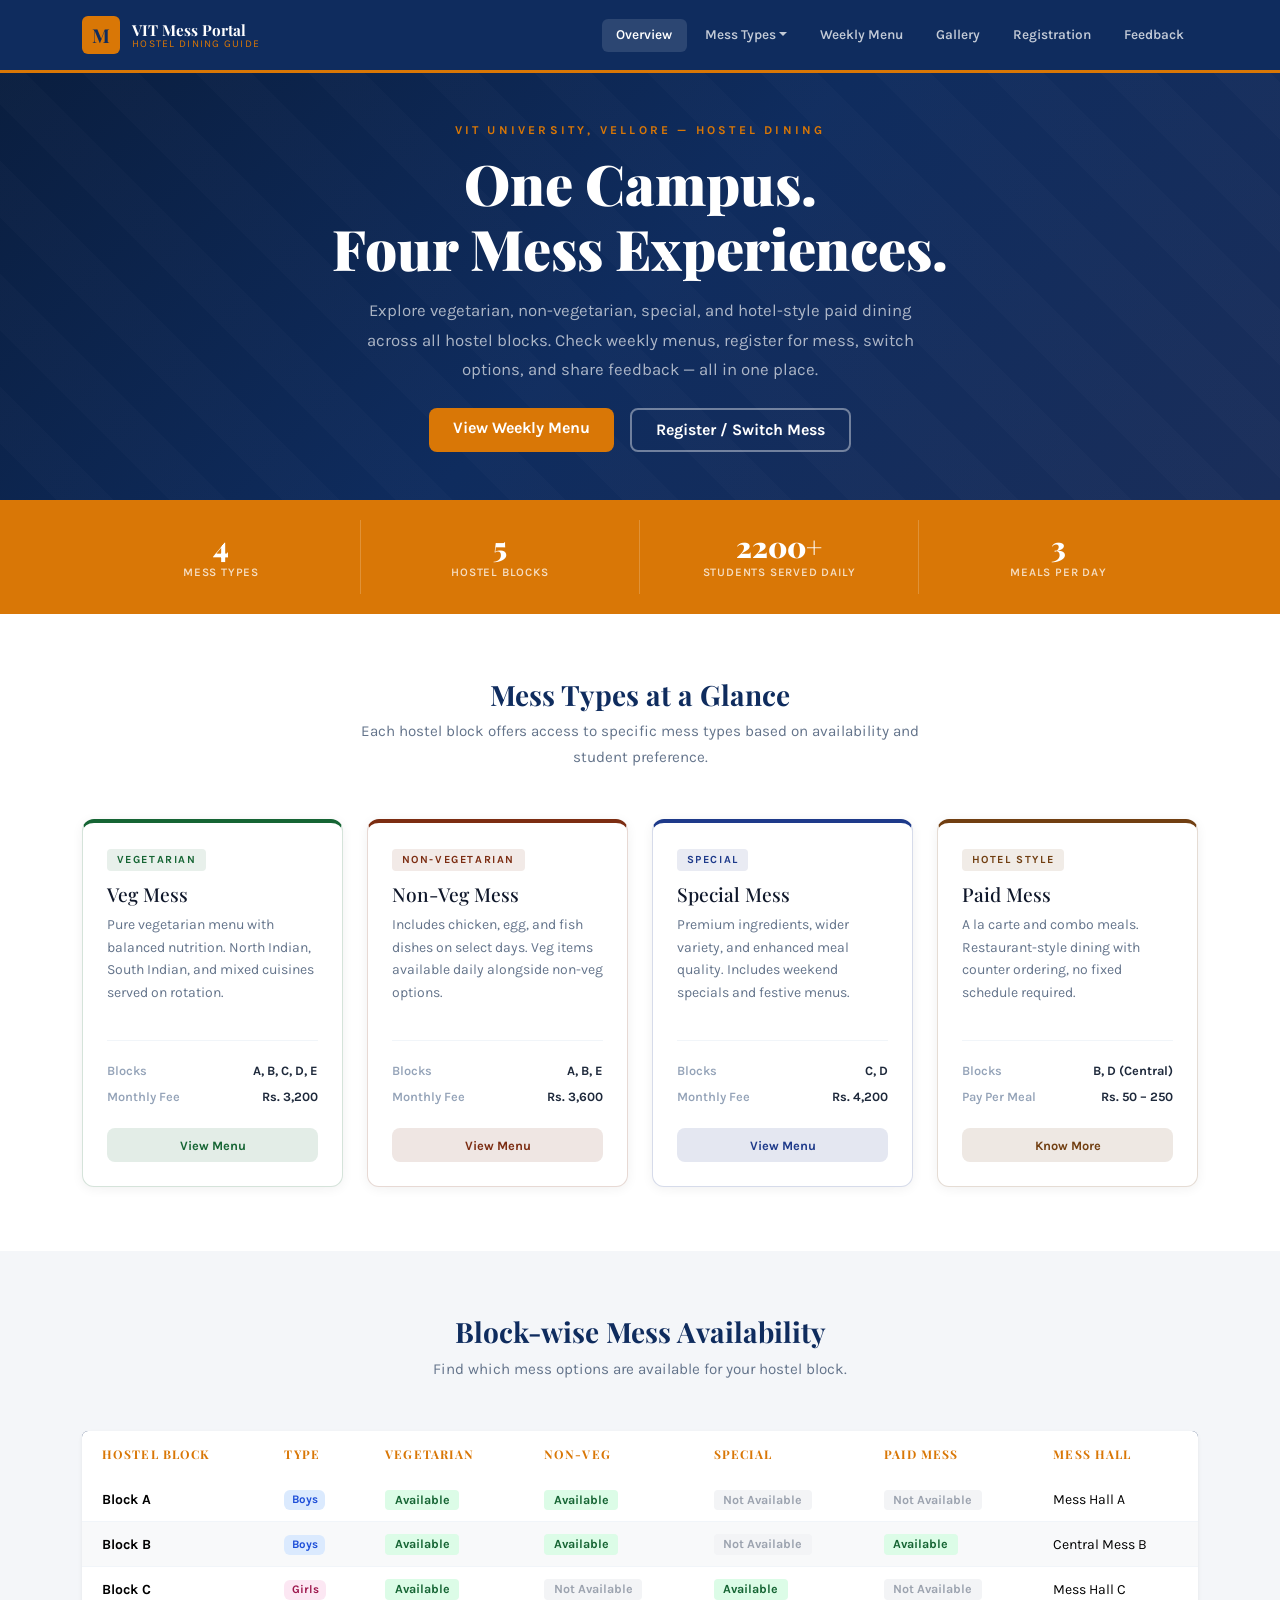
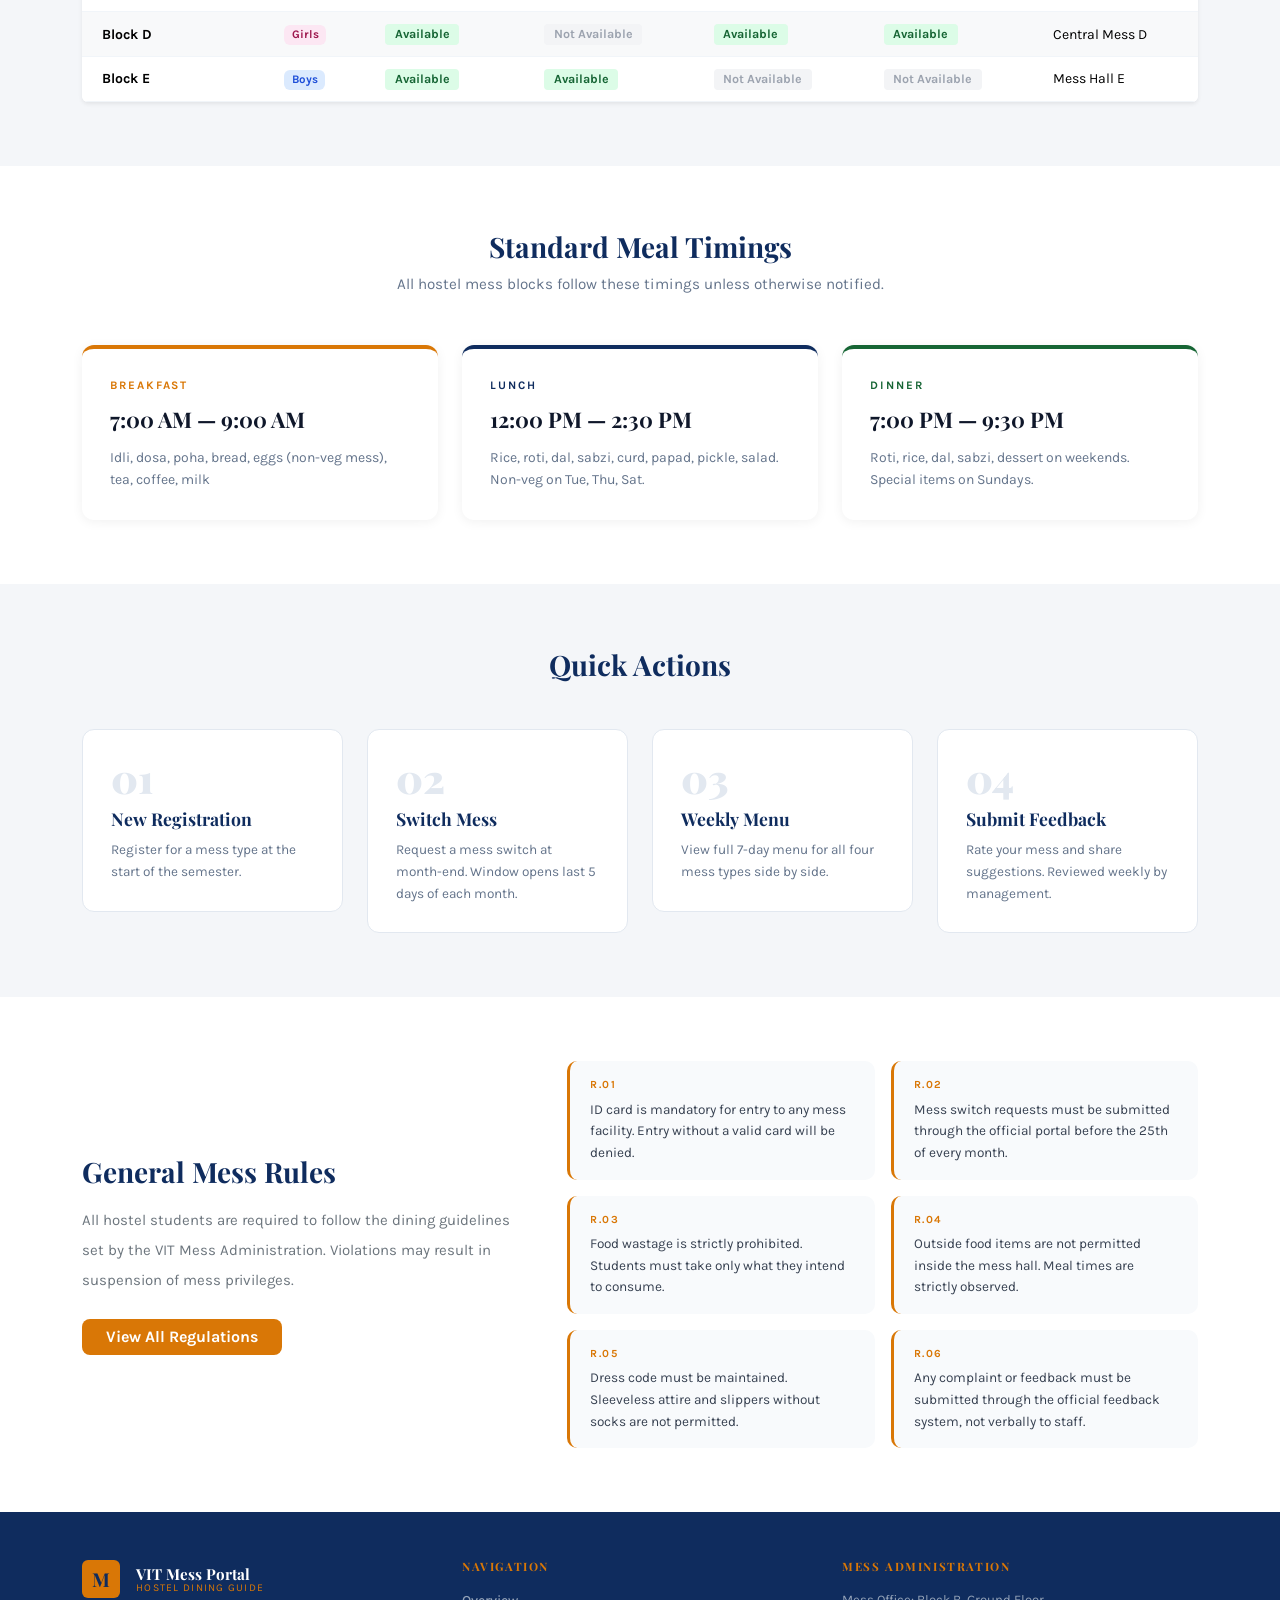
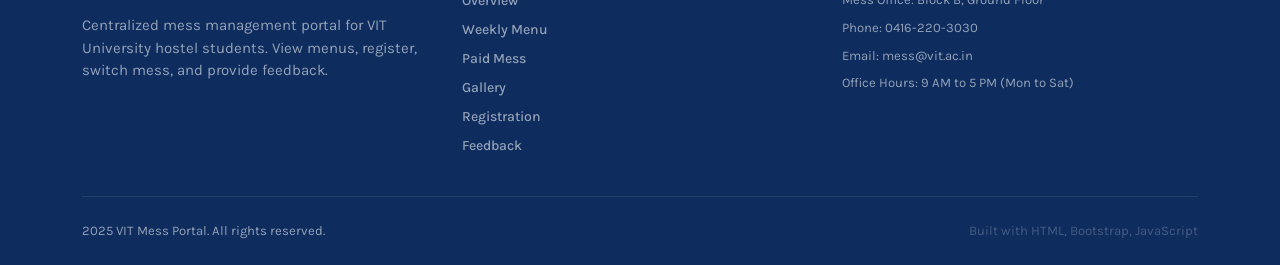
<file: index.html>
<!DOCTYPE html>
<html lang="en">
<head>
  <meta charset="UTF-8"/>
  <meta name="viewport" content="width=device-width, initial-scale=1.0"/>
  <title>VIT Mess Portal — Hostel Dining Guide</title>
  <link href="https://cdn.jsdelivr.net/npm/bootstrap@5.3.2/dist/css/bootstrap.min.css" rel="stylesheet"/>
  <link href="https://fonts.googleapis.com/css2?family=Playfair+Display:wght@700;900&family=Karla:wght@400;500;600;700&display=swap" rel="stylesheet"/>
  <link rel="stylesheet" href="style.css"/>
</head>
<body>


<nav class="navbar navbar-expand-lg sticky-top site-navbar">
  <div class="container">
    <a class="navbar-brand brand-wrap" href="index.html">
      <div class="brand-mark">M</div>
      <div>
        <div class="brand-name">VIT Mess Portal</div>
        <div class="brand-tagline">Hostel Dining Guide</div>
      </div>
    </a>
    <button class="navbar-toggler" type="button" data-bs-toggle="collapse" data-bs-target="#nav">
      <span class="navbar-toggler-icon"></span>
    </button>
    <div class="collapse navbar-collapse" id="nav">
      <ul class="navbar-nav ms-auto align-items-lg-center gap-1">
        <li class="nav-item"><a class="nav-link npill active" href="index.html">Overview</a></li>
        <li class="nav-item dropdown">
          <a class="nav-link npill dropdown-toggle" href="#" data-bs-toggle="dropdown">Mess Types</a>
          <ul class="dropdown-menu site-dropdown">
            <li><a class="dropdown-item" href="menu.html#veg">Vegetarian Mess</a></li>
            <li><a class="dropdown-item" href="menu.html#nonveg">Non-Vegetarian Mess</a></li>
            <li><a class="dropdown-item" href="menu.html#special">Special Mess</a></li>
            <li><hr class="dropdown-divider"/></li>
            <li><a class="dropdown-item" href="paid.html">Paid Mess (Hotel Style)</a></li>
          </ul>
        </li>
        <li class="nav-item"><a class="nav-link npill" href="menu.html">Weekly Menu</a></li>
        <li class="nav-item"><a class="nav-link npill" href="gallery.html">Gallery</a></li>
        <li class="nav-item"><a class="nav-link npill" href="forms.html">Registration</a></li>
        <li class="nav-item"><a class="nav-link npill" href="feedback.html">Feedback</a></li>
      </ul>
    </div>
  </div>
</nav>


<section class="hero-wrap">
  <div class="hero-bg"></div>
  <div class="container position-relative z-1 py-5 text-center">
    <p class="hero-eyebrow">VIT University, Vellore — Hostel Dining</p>
    <h1 class="hero-title">One Campus.<br>Four Mess Experiences.</h1>
    <p class="hero-sub mx-auto">
      Explore vegetarian, non-vegetarian, special, and hotel-style paid dining across all hostel blocks. Check weekly menus, register for mess, switch options, and share feedback — all in one place.
    </p>
    <div class="d-flex flex-wrap gap-3 justify-content-center mt-4">
      <a href="menu.html" class="btn btn-primary-solid px-4 py-2">View Weekly Menu</a>
      <a href="forms.html" class="btn btn-outline-hero px-4 py-2">Register / Switch Mess</a>
    </div>
  </div>
</section>


<div class="stats-bar">
  <div class="container">
    <div class="row g-0 text-center">
      <div class="col-6 col-md-3 stat-item">
        <div class="stat-num">4</div>
        <div class="stat-lbl">Mess Types</div>
      </div>
      <div class="col-6 col-md-3 stat-item">
        <div class="stat-num">5</div>
        <div class="stat-lbl">Hostel Blocks</div>
      </div>
      <div class="col-6 col-md-3 stat-item">
        <div class="stat-num">2200+</div>
        <div class="stat-lbl">Students Served Daily</div>
      </div>
      <div class="col-6 col-md-3 stat-item">
        <div class="stat-num">3</div>
        <div class="stat-lbl">Meals Per Day</div>
      </div>
    </div>
  </div>
</div>


<section class="section-pad bg-white">
  <div class="container">
    <div class="section-head text-center mb-5">
      <h2 class="section-title">Mess Types at a Glance</h2>
      <p class="section-sub">Each hostel block offers access to specific mess types based on availability and student preference.</p>
    </div>
    <div class="row g-4">

      <div class="col-sm-6 col-lg-3">
        <div class="mess-card" style="--c:#166534;--cl:#dcfce7">
          <div class="mess-card-top">
            <div class="mess-tag">Vegetarian</div>
            <h4 class="mess-card-title">Veg Mess</h4>
            <p class="mess-card-desc">Pure vegetarian menu with balanced nutrition. North Indian, South Indian, and mixed cuisines served on rotation.</p>
          </div>
          <div class="mess-card-footer">
            <div class="mc-detail"><span class="mc-key">Blocks</span><span class="mc-val">A, B, C, D, E</span></div>
            <div class="mc-detail"><span class="mc-key">Monthly Fee</span><span class="mc-val">Rs. 3,200</span></div>
            <a href="menu.html#veg" class="btn btn-card mt-3" style="--bc:#166534">View Menu</a>
          </div>
        </div>
      </div>
      <!-- Non-Veg -->
      <div class="col-sm-6 col-lg-3">
        <div class="mess-card" style="--c:#7c2d12;--cl:#ffedd5">
          <div class="mess-card-top">
            <div class="mess-tag">Non-Vegetarian</div>
            <h4 class="mess-card-title">Non-Veg Mess</h4>
            <p class="mess-card-desc">Includes chicken, egg, and fish dishes on select days. Veg items available daily alongside non-veg options.</p>
          </div>
          <div class="mess-card-footer">
            <div class="mc-detail"><span class="mc-key">Blocks</span><span class="mc-val">A, B, E</span></div>
            <div class="mc-detail"><span class="mc-key">Monthly Fee</span><span class="mc-val">Rs. 3,600</span></div>
            <a href="menu.html#nonveg" class="btn btn-card mt-3" style="--bc:#7c2d12">View Menu</a>
          </div>
        </div>
      </div>
      <!-- Special -->
      <div class="col-sm-6 col-lg-3">
        <div class="mess-card" style="--c:#1e3a8a;--cl:#dbeafe">
          <div class="mess-card-top">
            <div class="mess-tag">Special</div>
            <h4 class="mess-card-title">Special Mess</h4>
            <p class="mess-card-desc">Premium ingredients, wider variety, and enhanced meal quality. Includes weekend specials and festive menus.</p>
          </div>
          <div class="mess-card-footer">
            <div class="mc-detail"><span class="mc-key">Blocks</span><span class="mc-val">C, D</span></div>
            <div class="mc-detail"><span class="mc-key">Monthly Fee</span><span class="mc-val">Rs. 4,200</span></div>
            <a href="menu.html#special" class="btn btn-card mt-3" style="--bc:#1e3a8a">View Menu</a>
          </div>
        </div>
      </div>
      <!-- Paid -->
      <div class="col-sm-6 col-lg-3">
        <div class="mess-card" style="--c:#713f12;--cl:#fef9c3">
          <div class="mess-card-top">
            <div class="mess-tag">Hotel Style</div>
            <h4 class="mess-card-title">Paid Mess</h4>
            <p class="mess-card-desc">A la carte and combo meals. Restaurant-style dining with counter ordering, no fixed schedule required.</p>
          </div>
          <div class="mess-card-footer">
            <div class="mc-detail"><span class="mc-key">Blocks</span><span class="mc-val">B, D (Central)</span></div>
            <div class="mc-detail"><span class="mc-key">Pay Per Meal</span><span class="mc-val">Rs. 50 – 250</span></div>
            <a href="paid.html" class="btn btn-card mt-3" style="--bc:#713f12">Know More</a>
          </div>
        </div>
      </div>
    </div>
  </div>
</section>


<section class="section-pad" style="background:#f4f6f9">
  <div class="container">
    <div class="section-head text-center mb-5">
      <h2 class="section-title">Block-wise Mess Availability</h2>
      <p class="section-sub">Find which mess options are available for your hostel block.</p>
    </div>
    <div class="card border-0 shadow-sm overflow-hidden">
      <div class="table-responsive">
        <table class="table site-table mb-0">
          <thead>
            <tr>
              <th>Hostel Block</th>
              <th>Type</th>
              <th>Vegetarian</th>
              <th>Non-Veg</th>
              <th>Special</th>
              <th>Paid Mess</th>
              <th>Mess Hall</th>
            </tr>
          </thead>
          <tbody>
            <tr><td class="fw-bold">Block A</td><td><span class="badge boys-badge">Boys</span></td><td><span class="avail yes">Available</span></td><td><span class="avail yes">Available</span></td><td><span class="avail no">Not Available</span></td><td><span class="avail no">Not Available</span></td><td>Mess Hall A</td></tr>
            <tr class="table-light"><td class="fw-bold">Block B</td><td><span class="badge boys-badge">Boys</span></td><td><span class="avail yes">Available</span></td><td><span class="avail yes">Available</span></td><td><span class="avail no">Not Available</span></td><td><span class="avail yes">Available</span></td><td>Central Mess B</td></tr>
            <tr><td class="fw-bold">Block C</td><td><span class="badge girls-badge">Girls</span></td><td><span class="avail yes">Available</span></td><td><span class="avail no">Not Available</span></td><td><span class="avail yes">Available</span></td><td><span class="avail no">Not Available</span></td><td>Mess Hall C</td></tr>
            <tr class="table-light"><td class="fw-bold">Block D</td><td><span class="badge girls-badge">Girls</span></td><td><span class="avail yes">Available</span></td><td><span class="avail no">Not Available</span></td><td><span class="avail yes">Available</span></td><td><span class="avail yes">Available</span></td><td>Central Mess D</td></tr>
            <tr><td class="fw-bold">Block E</td><td><span class="badge boys-badge">Boys</span></td><td><span class="avail yes">Available</span></td><td><span class="avail yes">Available</span></td><td><span class="avail no">Not Available</span></td><td><span class="avail no">Not Available</span></td><td>Mess Hall E</td></tr>
          </tbody>
        </table>
      </div>
    </div>
  </div>
</section>


<section class="section-pad bg-white">
  <div class="container">
    <div class="section-head text-center mb-5">
      <h2 class="section-title">Standard Meal Timings</h2>
      <p class="section-sub">All hostel mess blocks follow these timings unless otherwise notified.</p>
    </div>
    <div class="row g-4">
      <div class="col-md-4">
        <div class="timing-card" style="--tc:#d97706">
          <div class="timing-label">Breakfast</div>
          <div class="timing-time">7:00 AM — 9:00 AM</div>
          <p class="timing-note">Idli, dosa, poha, bread, eggs (non-veg mess), tea, coffee, milk</p>
        </div>
      </div>
      <div class="col-md-4">
        <div class="timing-card" style="--tc:#0f2c5e">
          <div class="timing-label">Lunch</div>
          <div class="timing-time">12:00 PM — 2:30 PM</div>
          <p class="timing-note">Rice, roti, dal, sabzi, curd, papad, pickle, salad. Non-veg on Tue, Thu, Sat.</p>
        </div>
      </div>
      <div class="col-md-4">
        <div class="timing-card" style="--tc:#166534">
          <div class="timing-label">Dinner</div>
          <div class="timing-time">7:00 PM — 9:30 PM</div>
          <p class="timing-note">Roti, rice, dal, sabzi, dessert on weekends. Special items on Sundays.</p>
        </div>
      </div>
    </div>
  </div>
</section>


<section class="section-pad" style="background:#f4f6f9">
  <div class="container">
    <div class="section-head text-center mb-5">
      <h2 class="section-title">Quick Actions</h2>
    </div>
    <div class="row g-4">
      <div class="col-sm-6 col-lg-3">
        <a href="forms.html#register" class="action-card">
          <div class="ac-num">01</div>
          <div class="ac-title">New Registration</div>
          <div class="ac-desc">Register for a mess type at the start of the semester.</div>
        </a>
      </div>
      <div class="col-sm-6 col-lg-3">
        <a href="forms.html#switch" class="action-card">
          <div class="ac-num">02</div>
          <div class="ac-title">Switch Mess</div>
          <div class="ac-desc">Request a mess switch at month-end. Window opens last 5 days of each month.</div>
        </a>
      </div>
      <div class="col-sm-6 col-lg-3">
        <a href="menu.html" class="action-card">
          <div class="ac-num">03</div>
          <div class="ac-title">Weekly Menu</div>
          <div class="ac-desc">View full 7-day menu for all four mess types side by side.</div>
        </a>
      </div>
      <div class="col-sm-6 col-lg-3">
        <a href="feedback.html" class="action-card">
          <div class="ac-num">04</div>
          <div class="ac-title">Submit Feedback</div>
          <div class="ac-desc">Rate your mess and share suggestions. Reviewed weekly by management.</div>
        </a>
      </div>
    </div>
  </div>
</section>


<section class="section-pad bg-white">
  <div class="container">
    <div class="row align-items-center g-5">
      <div class="col-lg-5">
        <h2 class="section-title mb-3">General Mess Rules</h2>
        <p class="text-secondary lh-lg mb-4">All hostel students are required to follow the dining guidelines set by the VIT Mess Administration. Violations may result in suspension of mess privileges.</p>
        <a href="forms.html" class="btn btn-primary-solid px-4">View All Regulations</a>
      </div>
      <div class="col-lg-7">
        <div class="rules-grid">
          <div class="rule-item">
            <div class="rule-num">R.01</div>
            <div class="rule-text">ID card is mandatory for entry to any mess facility. Entry without a valid card will be denied.</div>
          </div>
          <div class="rule-item">
            <div class="rule-num">R.02</div>
            <div class="rule-text">Mess switch requests must be submitted through the official portal before the 25th of every month.</div>
          </div>
          <div class="rule-item">
            <div class="rule-num">R.03</div>
            <div class="rule-text">Food wastage is strictly prohibited. Students must take only what they intend to consume.</div>
          </div>
          <div class="rule-item">
            <div class="rule-num">R.04</div>
            <div class="rule-text">Outside food items are not permitted inside the mess hall. Meal times are strictly observed.</div>
          </div>
          <div class="rule-item">
            <div class="rule-num">R.05</div>
            <div class="rule-text">Dress code must be maintained. Sleeveless attire and slippers without socks are not permitted.</div>
          </div>
          <div class="rule-item">
            <div class="rule-num">R.06</div>
            <div class="rule-text">Any complaint or feedback must be submitted through the official feedback system, not verbally to staff.</div>
          </div>
        </div>
      </div>
    </div>
  </div>
</section>


<footer class="site-footer pt-5 pb-4">
  <div class="container">
    <div class="row g-4 mb-4">
      <div class="col-md-4">
        <div class="d-flex align-items-center gap-3 mb-3">
          <div class="brand-mark">M</div>
          <div>
            <div class="brand-name">VIT Mess Portal</div>
            <div class="brand-tagline">Hostel Dining Guide</div>
          </div>
        </div>
        <p class="footer-text">Centralized mess management portal for VIT University hostel students. View menus, register, switch mess, and provide feedback.</p>
      </div>
      <div class="col-md-4">
        <h6 class="footer-head">Navigation</h6>
        <ul class="list-unstyled footer-links">
          <li><a href="index.html">Overview</a></li>
          <li><a href="menu.html">Weekly Menu</a></li>
          <li><a href="paid.html">Paid Mess</a></li>
          <li><a href="gallery.html">Gallery</a></li>
          <li><a href="forms.html">Registration</a></li>
          <li><a href="feedback.html">Feedback</a></li>
        </ul>
      </div>
      <div class="col-md-4">
        <h6 class="footer-head">Mess Administration</h6>
        <ul class="list-unstyled footer-text small">
          <li class="mb-2">Mess Office: Block B, Ground Floor</li>
          <li class="mb-2">Phone: 0416-220-3030</li>
          <li class="mb-2">Email: mess@vit.ac.in</li>
          <li>Office Hours: 9 AM to 5 PM (Mon to Sat)</li>
        </ul>
      </div>
    </div>
    <div class="border-top border-white border-opacity-10 pt-4 d-flex flex-column flex-md-row justify-content-between align-items-center gap-2">
      <p class="footer-text small mb-0">2025 VIT Mess Portal. All rights reserved.</p>
      <p class="footer-text small mb-0" style="opacity:.4">Built with HTML, Bootstrap, JavaScript</p>
    </div>
  </div>
</footer>

<script src="https://cdn.jsdelivr.net/npm/bootstrap@5.3.2/dist/js/bootstrap.bundle.min.js"></script>
<script src="script.js"></script>
</body>
</html>
</file>
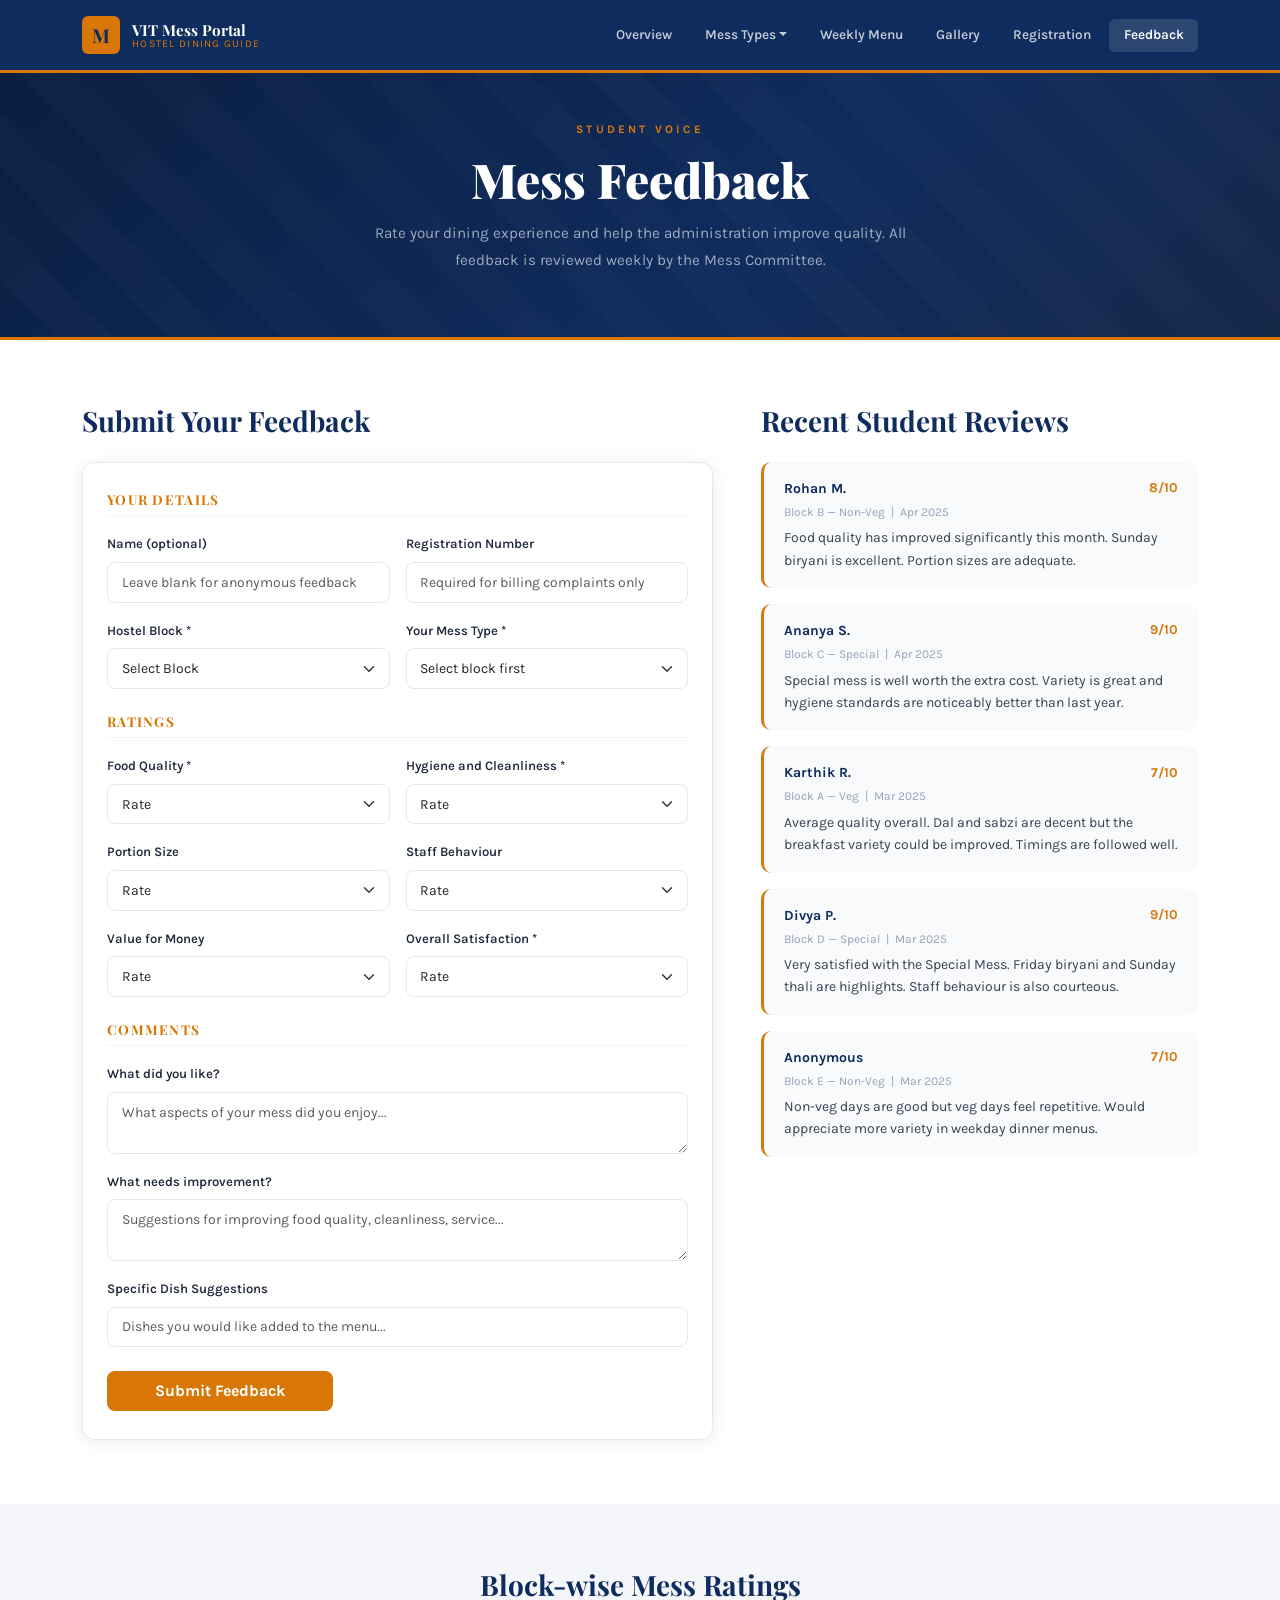
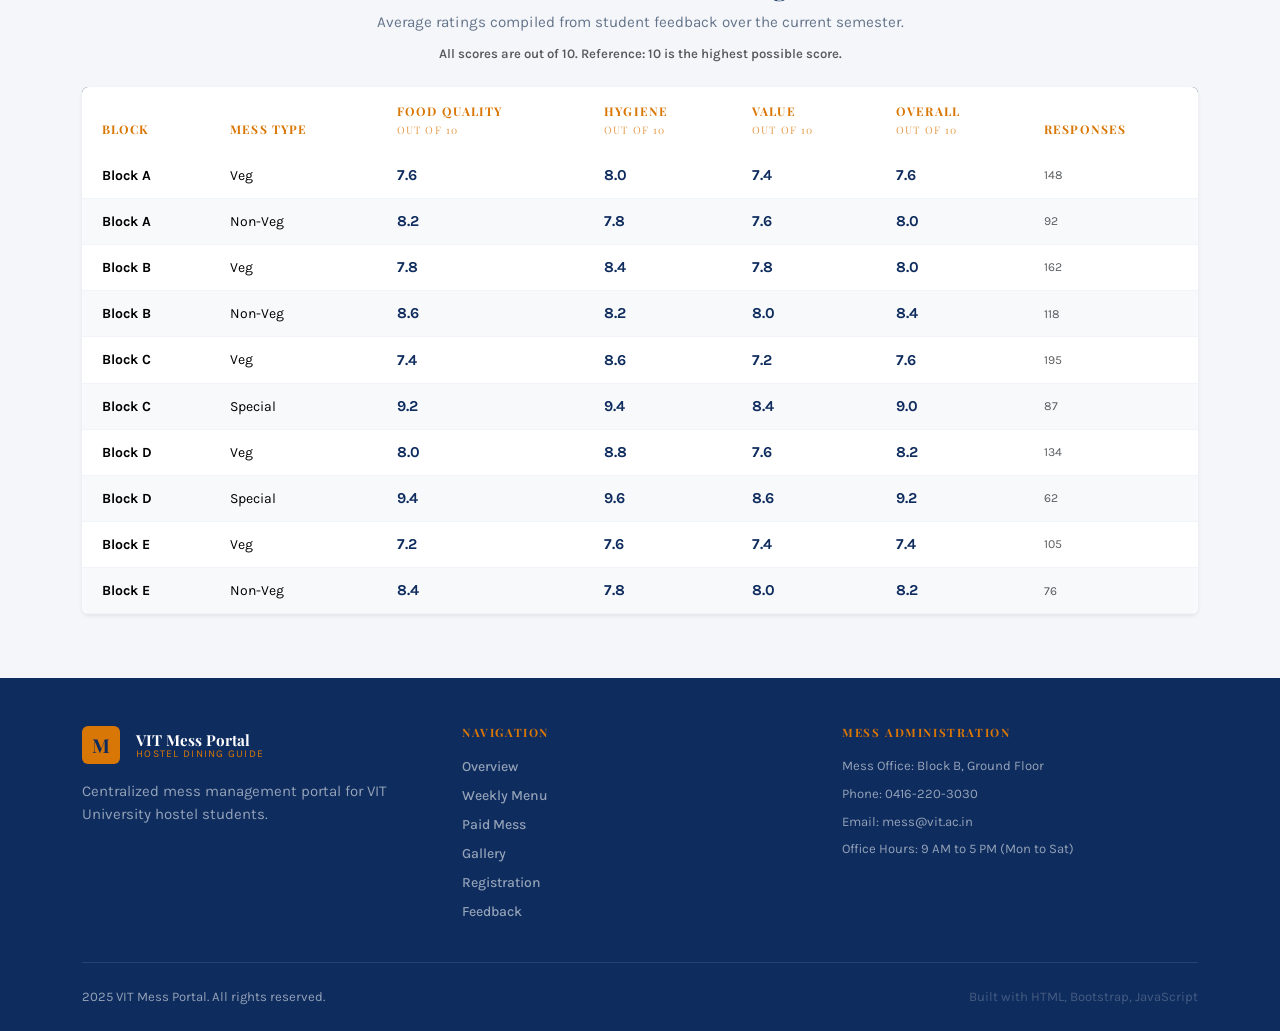
<file: feedback.html>
<!DOCTYPE html>
<html lang="en">
<head>
  <meta charset="UTF-8"/>
  <meta name="viewport" content="width=device-width, initial-scale=1.0"/>
  <title>VIT Mess Portal — Feedback</title>
  <link href="https://cdn.jsdelivr.net/npm/bootstrap@5.3.2/dist/css/bootstrap.min.css" rel="stylesheet"/>
  <link href="https://fonts.googleapis.com/css2?family=Playfair+Display:wght@700;900&family=Karla:wght@400;500;600;700&display=swap" rel="stylesheet"/>
  <link rel="stylesheet" href="style.css"/>
</head>
<body>

<!-- NAVBAR -->
<nav class="navbar navbar-expand-lg sticky-top site-navbar">
  <div class="container">
    <a class="navbar-brand brand-wrap" href="index.html">
      <div class="brand-mark">M</div>
      <div><div class="brand-name">VIT Mess Portal</div><div class="brand-tagline">Hostel Dining Guide</div></div>
    </a>
    <button class="navbar-toggler" type="button" data-bs-toggle="collapse" data-bs-target="#nav">
      <span class="navbar-toggler-icon"></span>
    </button>
    <div class="collapse navbar-collapse" id="nav">
      <ul class="navbar-nav ms-auto align-items-lg-center gap-1">
        <li class="nav-item"><a class="nav-link npill" href="index.html">Overview</a></li>
        <li class="nav-item dropdown">
          <a class="nav-link npill dropdown-toggle" href="#" data-bs-toggle="dropdown">Mess Types</a>
          <ul class="dropdown-menu site-dropdown">
            <li><a class="dropdown-item" href="menu.html#veg">Vegetarian Mess</a></li>
            <li><a class="dropdown-item" href="menu.html#nonveg">Non-Vegetarian Mess</a></li>
            <li><a class="dropdown-item" href="menu.html#special">Special Mess</a></li>
            <li><hr class="dropdown-divider"/></li>
            <li><a class="dropdown-item" href="paid.html">Paid Mess (Hotel Style)</a></li>
          </ul>
        </li>
        <li class="nav-item"><a class="nav-link npill" href="menu.html">Weekly Menu</a></li>
        <li class="nav-item"><a class="nav-link npill" href="gallery.html">Gallery</a></li>
        <li class="nav-item"><a class="nav-link npill" href="forms.html">Registration</a></li>
        <li class="nav-item"><a class="nav-link npill active" href="feedback.html">Feedback</a></li>
      </ul>
    </div>
  </div>
</nav>

<!-- PAGE HEADER -->
<div class="page-header">
  <div class="container py-5 text-center">
    <p class="page-eyebrow">Student Voice</p>
    <h1 class="page-title">Mess Feedback</h1>
    <p class="page-sub mx-auto">Rate your dining experience and help the administration improve quality. All feedback is reviewed weekly by the Mess Committee.</p>
  </div>
</div>

<!-- FEEDBACK FORM -->
<section class="section-pad bg-white">
  <div class="container">
    <div class="row g-5">

      <!-- FORM -->
      <div class="col-lg-7">
        <h2 class="section-title mb-4">Submit Your Feedback</h2>
        <div class="form-card">
          <div class="form-card-body">
            <div id="feedbackSuccess" class="alert alert-success d-none">Thank you for your feedback. It has been submitted successfully and will be reviewed by the Mess Committee.</div>
            <div id="feedbackError" class="alert alert-danger d-none"></div>
            <form id="feedbackForm" onsubmit="submitFeedback(event)">

              <h6 class="form-section-label">Your Details</h6>
              <div class="row g-3 mb-4">
                <div class="col-sm-6">
                  <label class="form-label fw-semibold small">Name (optional)</label>
                  <input type="text" class="form-control" placeholder="Leave blank for anonymous feedback"/>
                </div>
                <div class="col-sm-6">
                  <label class="form-label fw-semibold small">Registration Number</label>
                  <input type="text" class="form-control" placeholder="Required for billing complaints only"/>
                </div>
                <div class="col-sm-6">
                  <label class="form-label fw-semibold small">Hostel Block *</label>
                  <select class="form-select" id="fbBlock" required onchange="updateFeedbackMessOptions()">
                    <option value="">Select Block</option>
                    <option value="A">Block A</option>
                    <option value="B">Block B</option>
                    <option value="C">Block C</option>
                    <option value="D">Block D</option>
                    <option value="E">Block E</option>
                  </select>
                </div>
                <div class="col-sm-6">
                  <label class="form-label fw-semibold small">Your Mess Type *</label>
                  <select class="form-select" id="fbMess" required>
                    <option value="">Select block first</option>
                  </select>
                </div>
              </div>

              <h6 class="form-section-label">Ratings</h6>
              <div class="row g-3 mb-4">
                <div class="col-sm-6">
                  <label class="form-label fw-semibold small">Food Quality *</label>
                  <select class="form-select" required>
                    <option value="">Rate</option>
                    <option value="5">5 — Excellent</option>
                    <option value="4">4 — Good</option>
                    <option value="3">3 — Average</option>
                    <option value="2">2 — Below Average</option>
                    <option value="1">1 — Poor</option>
                  </select>
                </div>
                <div class="col-sm-6">
                  <label class="form-label fw-semibold small">Hygiene and Cleanliness *</label>
                  <select class="form-select" required>
                    <option value="">Rate</option>
                    <option value="5">5 — Excellent</option>
                    <option value="4">4 — Good</option>
                    <option value="3">3 — Average</option>
                    <option value="2">2 — Below Average</option>
                    <option value="1">1 — Poor</option>
                  </select>
                </div>
                <div class="col-sm-6">
                  <label class="form-label fw-semibold small">Portion Size</label>
                  <select class="form-select">
                    <option value="">Rate</option>
                    <option value="5">5 — More than enough</option>
                    <option value="4">4 — Sufficient</option>
                    <option value="3">3 — Just adequate</option>
                    <option value="2">2 — Slightly less</option>
                    <option value="1">1 — Insufficient</option>
                  </select>
                </div>
                <div class="col-sm-6">
                  <label class="form-label fw-semibold small">Staff Behaviour</label>
                  <select class="form-select">
                    <option value="">Rate</option>
                    <option value="5">5 — Very Courteous</option>
                    <option value="4">4 — Polite</option>
                    <option value="3">3 — Neutral</option>
                    <option value="2">2 — Indifferent</option>
                    <option value="1">1 — Rude</option>
                  </select>
                </div>
                <div class="col-sm-6">
                  <label class="form-label fw-semibold small">Value for Money</label>
                  <select class="form-select">
                    <option value="">Rate</option>
                    <option value="5">5 — Excellent value</option>
                    <option value="4">4 — Good value</option>
                    <option value="3">3 — Average</option>
                    <option value="2">2 — Slightly overpriced</option>
                    <option value="1">1 — Poor value</option>
                  </select>
                </div>
                <div class="col-sm-6">
                  <label class="form-label fw-semibold small">Overall Satisfaction *</label>
                  <select class="form-select" required>
                    <option value="">Rate</option>
                    <option value="5">5 — Very Satisfied</option>
                    <option value="4">4 — Satisfied</option>
                    <option value="3">3 — Neutral</option>
                    <option value="2">2 — Dissatisfied</option>
                    <option value="1">1 — Very Dissatisfied</option>
                  </select>
                </div>
              </div>

              <h6 class="form-section-label">Comments</h6>
              <div class="row g-3 mb-4">
                <div class="col-12">
                  <label class="form-label fw-semibold small">What did you like?</label>
                  <textarea class="form-control" rows="2" placeholder="What aspects of your mess did you enjoy..."></textarea>
                </div>
                <div class="col-12">
                  <label class="form-label fw-semibold small">What needs improvement?</label>
                  <textarea class="form-control" rows="2" placeholder="Suggestions for improving food quality, cleanliness, service..."></textarea>
                </div>
                <div class="col-12">
                  <label class="form-label fw-semibold small">Specific Dish Suggestions</label>
                  <input type="text" class="form-control" placeholder="Dishes you would like added to the menu..."/>
                </div>
              </div>

              <button type="submit" class="btn btn-primary-solid px-5 py-2 fw-bold">Submit Feedback</button>
            </form>
          </div>
        </div>
      </div>

      <!-- EXISTING FEEDBACK DISPLAY -->
      <div class="col-lg-5">
        <h2 class="section-title mb-4">Recent Student Reviews</h2>
        <div id="feedbackList"></div>
      </div>
    </div>
  </div>
</section>

<!-- BLOCK-WISE RATINGS -->
<section class="section-pad" style="background:#f4f6f9">
  <div class="container">
    <div class="section-head text-center mb-4">
      <h2 class="section-title">Block-wise Mess Ratings</h2>
      <p class="section-sub">Average ratings compiled from student feedback over the current semester.</p>
      <p class="text-muted small mt-2" style="font-weight:600">All scores are out of 10. Reference: 10 is the highest possible score.</p>
    </div>
    <div class="card border-0 shadow-sm overflow-hidden">
      <div class="table-responsive">
        <table class="table site-table mb-0">
          <thead>
            <tr>
              <th>Block</th>
              <th>Mess Type</th>
              <th>Food Quality<br><span style="font-weight:400;opacity:.7;font-size:.65rem">out of 10</span></th>
              <th>Hygiene<br><span style="font-weight:400;opacity:.7;font-size:.65rem">out of 10</span></th>
              <th>Value<br><span style="font-weight:400;opacity:.7;font-size:.65rem">out of 10</span></th>
              <th>Overall<br><span style="font-weight:400;opacity:.7;font-size:.65rem">out of 10</span></th>
              <th>Responses</th>
            </tr>
          </thead>
          <tbody id="ratingsTable"></tbody>
        </table>
      </div>
    </div>
  </div>
</section>

<!-- FOOTER -->
<footer class="site-footer pt-5 pb-4">
  <div class="container">
    <div class="row g-4 mb-4">
      <div class="col-md-4">
        <div class="d-flex align-items-center gap-3 mb-3">
          <div class="brand-mark">M</div>
          <div><div class="brand-name">VIT Mess Portal</div><div class="brand-tagline">Hostel Dining Guide</div></div>
        </div>
        <p class="footer-text">Centralized mess management portal for VIT University hostel students.</p>
      </div>
      <div class="col-md-4">
        <h6 class="footer-head">Navigation</h6>
        <ul class="list-unstyled footer-links">
          <li><a href="index.html">Overview</a></li>
          <li><a href="menu.html">Weekly Menu</a></li>
          <li><a href="paid.html">Paid Mess</a></li>
          <li><a href="gallery.html">Gallery</a></li>
          <li><a href="forms.html">Registration</a></li>
          <li><a href="feedback.html">Feedback</a></li>
        </ul>
      </div>
      <div class="col-md-4">
        <h6 class="footer-head">Mess Administration</h6>
        <ul class="list-unstyled footer-text small">
          <li class="mb-2">Mess Office: Block B, Ground Floor</li>
          <li class="mb-2">Phone: 0416-220-3030</li>
          <li class="mb-2">Email: mess@vit.ac.in</li>
          <li>Office Hours: 9 AM to 5 PM (Mon to Sat)</li>
        </ul>
      </div>
    </div>
    <div class="border-top border-white border-opacity-10 pt-4 d-flex flex-column flex-md-row justify-content-between align-items-center gap-2">
      <p class="footer-text small mb-0">2025 VIT Mess Portal. All rights reserved.</p>
      <p class="footer-text small mb-0" style="opacity:.4">Built with HTML, Bootstrap, JavaScript</p>
    </div>
  </div>
</footer>

<script src="https://cdn.jsdelivr.net/npm/bootstrap@5.3.2/dist/js/bootstrap.bundle.min.js"></script>
<script src="script.js"></script>
</body>
</html>
</file>
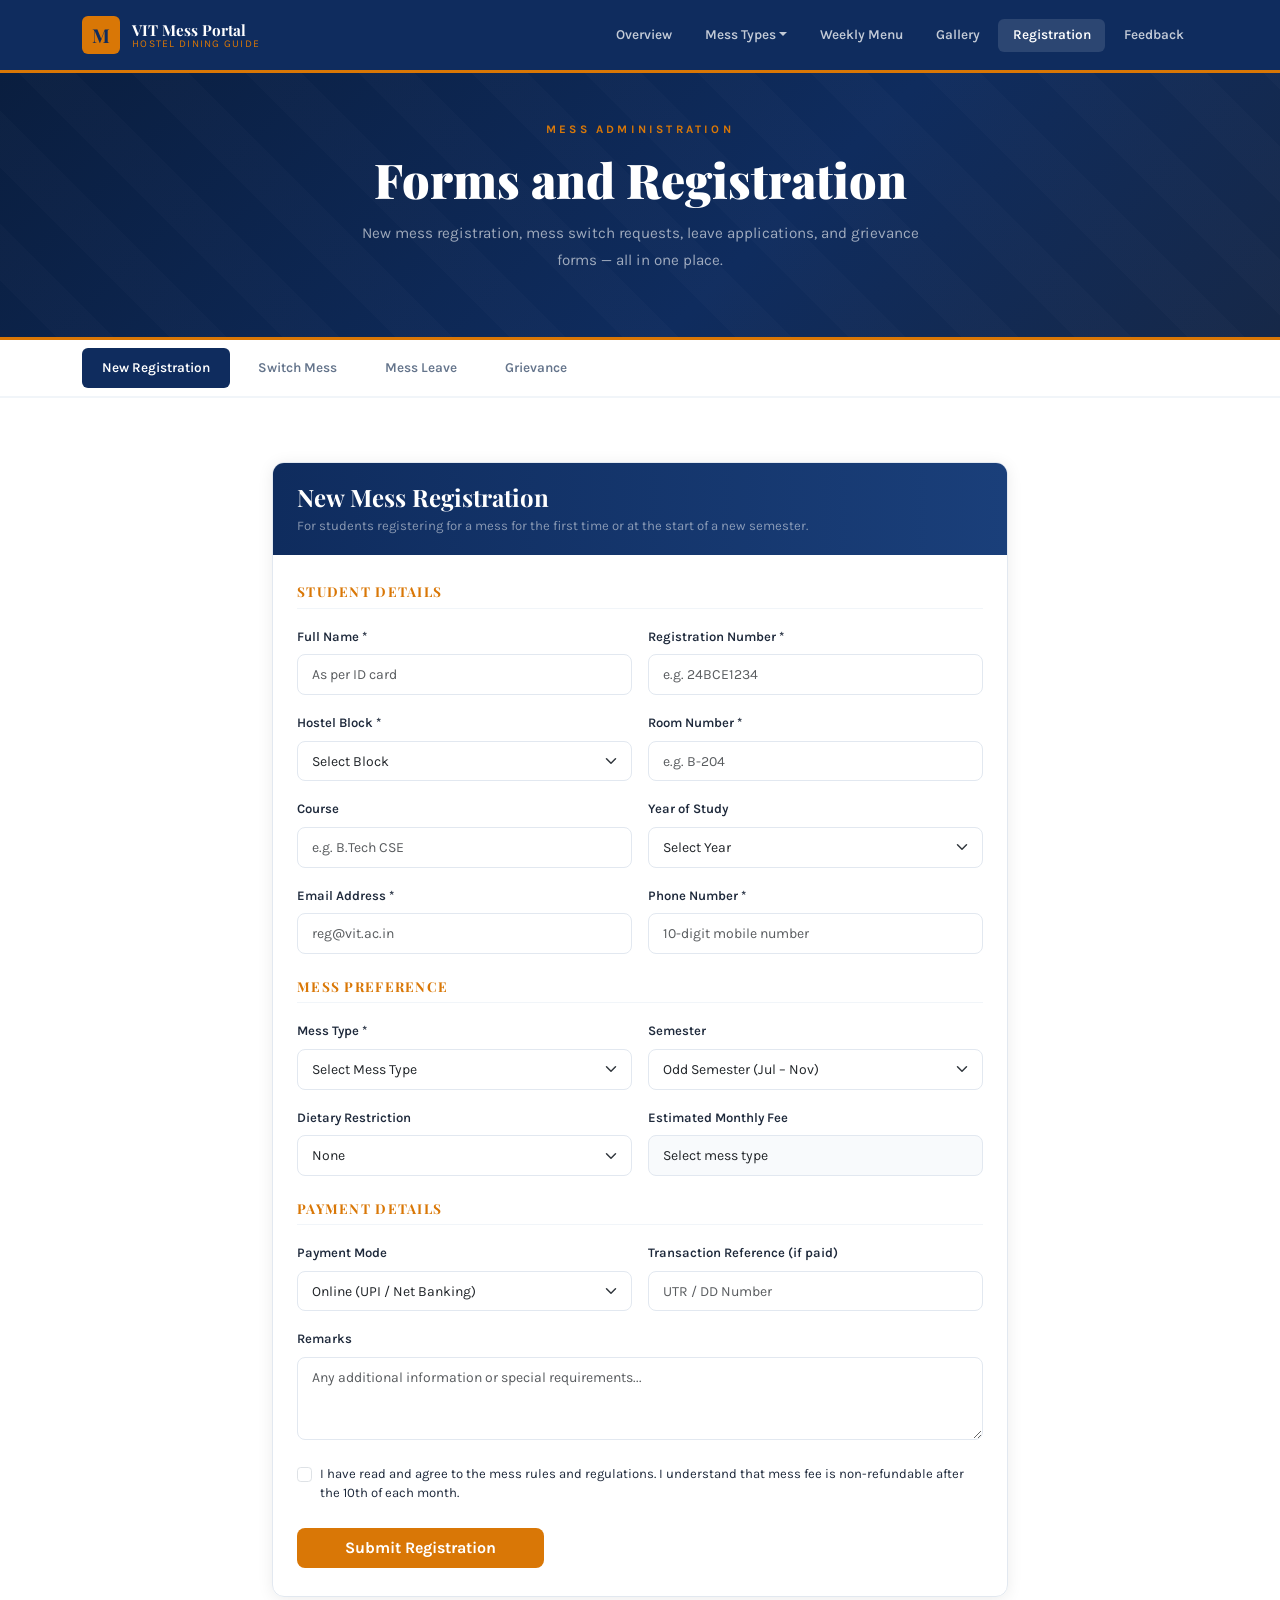
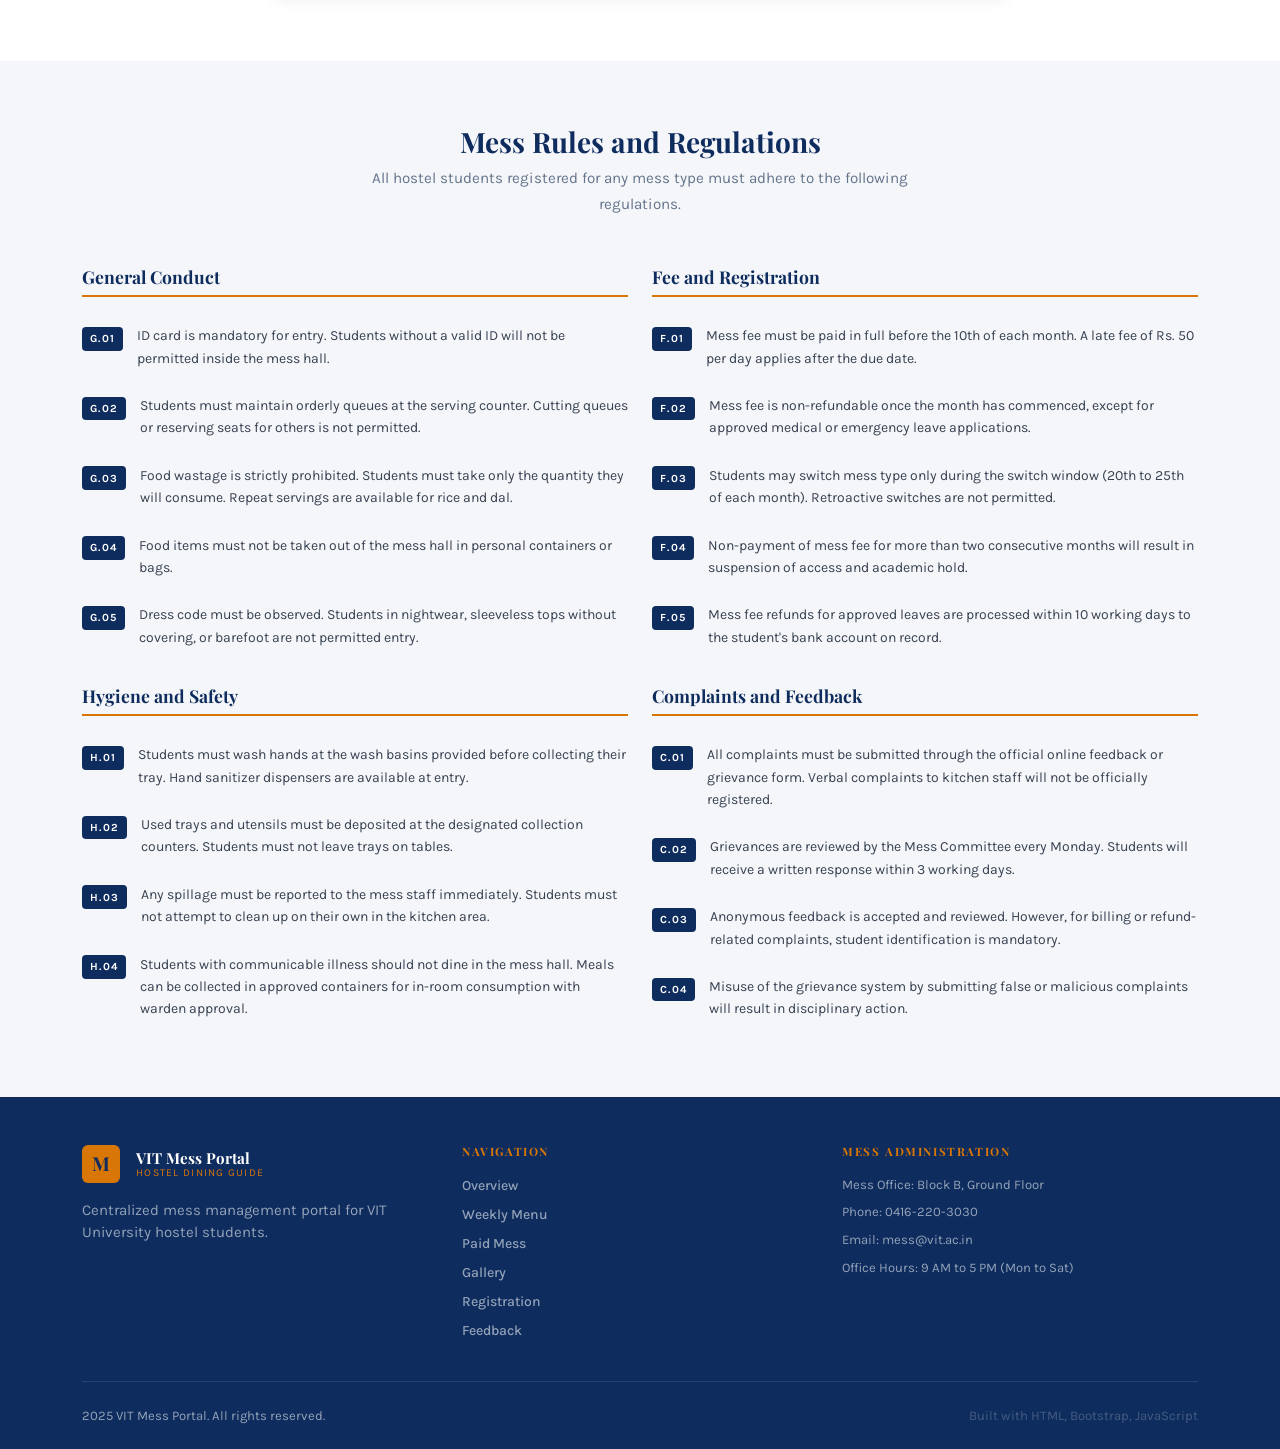
<file: forms.html>
<!DOCTYPE html>
<html lang="en">
<head>
  <meta charset="UTF-8"/>
  <meta name="viewport" content="width=device-width, initial-scale=1.0"/>
  <title>VIT Mess Portal — Forms and Registration</title>
  <link href="https://cdn.jsdelivr.net/npm/bootstrap@5.3.2/dist/css/bootstrap.min.css" rel="stylesheet"/>
  <link href="https://fonts.googleapis.com/css2?family=Playfair+Display:wght@700;900&family=Karla:wght@400;500;600;700&display=swap" rel="stylesheet"/>
  <link rel="stylesheet" href="style.css"/>
</head>
<body>

<!-- NAVBAR -->
<nav class="navbar navbar-expand-lg sticky-top site-navbar">
  <div class="container">
    <a class="navbar-brand brand-wrap" href="index.html">
      <div class="brand-mark">M</div>
      <div><div class="brand-name">VIT Mess Portal</div><div class="brand-tagline">Hostel Dining Guide</div></div>
    </a>
    <button class="navbar-toggler" type="button" data-bs-toggle="collapse" data-bs-target="#nav">
      <span class="navbar-toggler-icon"></span>
    </button>
    <div class="collapse navbar-collapse" id="nav">
      <ul class="navbar-nav ms-auto align-items-lg-center gap-1">
        <li class="nav-item"><a class="nav-link npill" href="index.html">Overview</a></li>
        <li class="nav-item dropdown">
          <a class="nav-link npill dropdown-toggle" href="#" data-bs-toggle="dropdown">Mess Types</a>
          <ul class="dropdown-menu site-dropdown">
            <li><a class="dropdown-item" href="menu.html#veg">Vegetarian Mess</a></li>
            <li><a class="dropdown-item" href="menu.html#nonveg">Non-Vegetarian Mess</a></li>
            <li><a class="dropdown-item" href="menu.html#special">Special Mess</a></li>
            <li><hr class="dropdown-divider"/></li>
            <li><a class="dropdown-item" href="paid.html">Paid Mess (Hotel Style)</a></li>
          </ul>
        </li>
        <li class="nav-item"><a class="nav-link npill" href="menu.html">Weekly Menu</a></li>
        <li class="nav-item"><a class="nav-link npill" href="gallery.html">Gallery</a></li>
        <li class="nav-item"><a class="nav-link npill active" href="forms.html">Registration</a></li>
        <li class="nav-item"><a class="nav-link npill" href="feedback.html">Feedback</a></li>
      </ul>
    </div>
  </div>
</nav>

<!-- PAGE HEADER -->
<div class="page-header">
  <div class="container py-5 text-center">
    <p class="page-eyebrow">Mess Administration</p>
    <h1 class="page-title">Forms and Registration</h1>
    <p class="page-sub mx-auto">New mess registration, mess switch requests, leave applications, and grievance forms — all in one place.</p>
  </div>
</div>

<!-- FORM TABS -->
<div class="sticky-tabs">
  <div class="container">
    <div class="d-flex gap-2 overflow-auto py-2">
      <button class="tab-btn active" onclick="showFormTab('register',this)">New Registration</button>
      <button class="tab-btn" onclick="showFormTab('switch',this)">Switch Mess</button>
      <button class="tab-btn" onclick="showFormTab('leave',this)">Mess Leave</button>
      <button class="tab-btn" onclick="showFormTab('grievance',this)">Grievance</button>
    </div>
  </div>
</div>

<div class="section-pad bg-white">
  <div class="container">

    <!-- NEW REGISTRATION FORM -->
    <div class="form-section active" id="register">
      <div class="row justify-content-center">
        <div class="col-lg-8">
          <div class="form-card">
            <div class="form-card-head" style="background:linear-gradient(90deg,#0f2c5e,#1a3f7a)">
              <h4 class="text-white fw-bold mb-1">New Mess Registration</h4>
              <p class="text-white-50 small mb-0">For students registering for a mess for the first time or at the start of a new semester.</p>
            </div>
            <div class="form-card-body">
              <div id="registerSuccess" class="alert alert-success d-none">Your mess registration has been submitted successfully. You will receive a confirmation on your registered email within 2 working days.</div>
              <div id="registerError" class="alert alert-danger d-none"></div>
              <form id="registerForm" onsubmit="submitForm(event,'registerForm','registerSuccess','registerError')">
                <h6 class="form-section-label">Student Details</h6>
                <div class="row g-3 mb-3">
                  <div class="col-sm-6">
                    <label class="form-label fw-semibold small">Full Name *</label>
                    <input type="text" class="form-control" placeholder="As per ID card" required/>
                  </div>
                  <div class="col-sm-6">
                    <label class="form-label fw-semibold small">Registration Number *</label>
                    <input type="text" class="form-control" placeholder="e.g. 24BCE1234" required/>
                  </div>
                  <div class="col-sm-6">
                    <label class="form-label fw-semibold small">Hostel Block *</label>
                    <select class="form-select" required>
                      <option value="">Select Block</option>
                      <option>Block A</option><option>Block B</option><option>Block C</option>
                      <option>Block D</option><option>Block E</option>
                    </select>
                  </div>
                  <div class="col-sm-6">
                    <label class="form-label fw-semibold small">Room Number *</label>
                    <input type="text" class="form-control" placeholder="e.g. B-204" required/>
                  </div>
                  <div class="col-sm-6">
                    <label class="form-label fw-semibold small">Course</label>
                    <input type="text" class="form-control" placeholder="e.g. B.Tech CSE"/>
                  </div>
                  <div class="col-sm-6">
                    <label class="form-label fw-semibold small">Year of Study</label>
                    <select class="form-select">
                      <option value="">Select Year</option>
                      <option>1st Year</option><option>2nd Year</option>
                      <option>3rd Year</option><option>4th Year</option>
                    </select>
                  </div>
                  <div class="col-sm-6">
                    <label class="form-label fw-semibold small">Email Address *</label>
                    <input type="email" class="form-control" placeholder="reg@vit.ac.in" required/>
                  </div>
                  <div class="col-sm-6">
                    <label class="form-label fw-semibold small">Phone Number *</label>
                    <input type="tel" class="form-control" placeholder="10-digit mobile number" required/>
                  </div>
                </div>

                <h6 class="form-section-label mt-4">Mess Preference</h6>
                <div class="row g-3 mb-3">
                  <div class="col-sm-6">
                    <label class="form-label fw-semibold small">Mess Type *</label>
                    <select class="form-select" id="regMessType" required onchange="updateMessFee()">
                      <option value="">Select Mess Type</option>
                      <option value="3200">Vegetarian Mess (Rs. 3,200/month)</option>
                      <option value="3600">Non-Vegetarian Mess (Rs. 3,600/month)</option>
                      <option value="4200">Special Mess (Rs. 4,200/month)</option>
                      <option value="0">Paid Mess (Pay per meal)</option>
                    </select>
                  </div>
                  <div class="col-sm-6">
                    <label class="form-label fw-semibold small">Semester</label>
                    <select class="form-select">
                      <option>Odd Semester (Jul – Nov)</option>
                      <option>Even Semester (Jan – May)</option>
                    </select>
                  </div>
                  <div class="col-sm-6">
                    <label class="form-label fw-semibold small">Dietary Restriction</label>
                    <select class="form-select">
                      <option>None</option>
                      <option>Jain (No Root Vegetables)</option>
                      <option>No Onion / Garlic</option>
                      <option>Diabetic Diet</option>
                      <option>Other (specify in remarks)</option>
                    </select>
                  </div>
                  <div class="col-sm-6">
                    <label class="form-label fw-semibold small">Estimated Monthly Fee</label>
                    <input type="text" class="form-control" id="regFeeDisplay" value="Select mess type" readonly style="background:#f8fafc"/>
                  </div>
                </div>

                <h6 class="form-section-label mt-4">Payment Details</h6>
                <div class="row g-3 mb-4">
                  <div class="col-sm-6">
                    <label class="form-label fw-semibold small">Payment Mode</label>
                    <select class="form-select">
                      <option>Online (UPI / Net Banking)</option>
                      <option>Demand Draft</option>
                      <option>VIT Wallet</option>
                    </select>
                  </div>
                  <div class="col-sm-6">
                    <label class="form-label fw-semibold small">Transaction Reference (if paid)</label>
                    <input type="text" class="form-control" placeholder="UTR / DD Number"/>
                  </div>
                  <div class="col-12">
                    <label class="form-label fw-semibold small">Remarks</label>
                    <textarea class="form-control" rows="3" placeholder="Any additional information or special requirements..."></textarea>
                  </div>
                </div>

                <div class="form-check mb-4">
                  <input class="form-check-input" type="checkbox" id="regAgree" required/>
                  <label class="form-check-label small" for="regAgree">
                    I have read and agree to the mess rules and regulations. I understand that mess fee is non-refundable after the 10th of each month.
                  </label>
                </div>
                <button type="submit" class="btn btn-primary-solid px-5 py-2 fw-bold">Submit Registration</button>
              </form>
            </div>
          </div>
        </div>
      </div>
    </div>

    <!-- SWITCH MESS FORM -->
    <div class="form-section d-none" id="switch">
      <div class="row justify-content-center">
        <div class="col-lg-8">
          <div class="alert" style="background:#fef9c3;border:1px solid #fde047;border-radius:10px;color:#713f12" role="alert">
            <strong>Important:</strong> Mess switch window is open only from the 20th to the 25th of every month. Requests submitted outside this window will not be processed.
          </div>
          <div class="form-card mt-3">
            <div class="form-card-head" style="background:linear-gradient(90deg,#713f12,#92400e)">
              <h4 class="text-white fw-bold mb-1">Mess Switch Request</h4>
              <p class="text-white-50 small mb-0">Switch your current mess type. Change will take effect from the 1st of the following month.</p>
            </div>
            <div class="form-card-body">
              <div id="switchSuccess" class="alert alert-success d-none">Your mess switch request has been submitted. The change will be effective from the 1st of next month pending approval.</div>
              <div id="switchError" class="alert alert-danger d-none"></div>
              <form id="switchForm" onsubmit="submitForm(event,'switchForm','switchSuccess','switchError')">
                <div class="row g-3 mb-4">
                  <div class="col-sm-6">
                    <label class="form-label fw-semibold small">Full Name *</label>
                    <input type="text" class="form-control" required/>
                  </div>
                  <div class="col-sm-6">
                    <label class="form-label fw-semibold small">Registration Number *</label>
                    <input type="text" class="form-control" placeholder="e.g. 24BCE1234" required/>
                  </div>
                  <div class="col-sm-6">
                    <label class="form-label fw-semibold small">Hostel Block *</label>
                    <select class="form-select" required>
                      <option value="">Select</option>
                      <option>Block A</option><option>Block B</option><option>Block C</option>
                      <option>Block D</option><option>Block E</option>
                    </select>
                  </div>
                  <div class="col-sm-6">
                    <label class="form-label fw-semibold small">Room Number *</label>
                    <input type="text" class="form-control" required/>
                  </div>
                  <div class="col-sm-6">
                    <label class="form-label fw-semibold small">Current Mess Type *</label>
                    <select class="form-select" required>
                      <option value="">Select</option>
                      <option>Vegetarian Mess</option>
                      <option>Non-Vegetarian Mess</option>
                      <option>Special Mess</option>
                      <option>Paid Mess</option>
                    </select>
                  </div>
                  <div class="col-sm-6">
                    <label class="form-label fw-semibold small">Requested Mess Type *</label>
                    <select class="form-select" required>
                      <option value="">Select</option>
                      <option>Vegetarian Mess</option>
                      <option>Non-Vegetarian Mess</option>
                      <option>Special Mess</option>
                      <option>Paid Mess</option>
                    </select>
                  </div>
                  <div class="col-sm-6">
                    <label class="form-label fw-semibold small">Effective From Month</label>
                    <input type="month" class="form-control"/>
                  </div>
                  <div class="col-sm-6">
                    <label class="form-label fw-semibold small">Contact Email *</label>
                    <input type="email" class="form-control" required/>
                  </div>
                  <div class="col-12">
                    <label class="form-label fw-semibold small">Reason for Switch *</label>
                    <textarea class="form-control" rows="3" required placeholder="Please provide a reason for the switch request..."></textarea>
                  </div>
                </div>
                <div class="form-check mb-4">
                  <input class="form-check-input" type="checkbox" id="switchAgree" required/>
                  <label class="form-check-label small" for="switchAgree">
                    I confirm that this request is submitted within the switch window (20th to 25th of the month) and I accept the revised fee applicable to the new mess type.
                  </label>
                </div>
                <button type="submit" class="btn btn-primary-solid px-5 py-2 fw-bold">Submit Switch Request</button>
              </form>
            </div>
          </div>
        </div>
      </div>
    </div>

    <!-- MESS LEAVE FORM -->
    <div class="form-section d-none" id="leave">
      <div class="row justify-content-center">
        <div class="col-lg-8">
          <div class="form-card">
            <div class="form-card-head" style="background:linear-gradient(90deg,#166534,#15803d)">
              <h4 class="text-white fw-bold mb-1">Mess Leave Application</h4>
              <p class="text-white-50 small mb-0">Apply for a mess leave if you will be absent from campus. Partial refund may be applicable for leaves of 5 or more days.</p>
            </div>
            <div class="form-card-body">
              <div id="leaveSuccess" class="alert alert-success d-none">Your mess leave application has been received. Approval will be communicated within 1 working day.</div>
              <div id="leaveError" class="alert alert-danger d-none"></div>
              <form id="leaveForm" onsubmit="submitForm(event,'leaveForm','leaveSuccess','leaveError')">
                <div class="row g-3 mb-4">
                  <div class="col-sm-6">
                    <label class="form-label fw-semibold small">Full Name *</label>
                    <input type="text" class="form-control" required/>
                  </div>
                  <div class="col-sm-6">
                    <label class="form-label fw-semibold small">Registration Number *</label>
                    <input type="text" class="form-control" required/>
                  </div>
                  <div class="col-sm-6">
                    <label class="form-label fw-semibold small">Hostel Block *</label>
                    <select class="form-select" required>
                      <option value="">Select</option>
                      <option>Block A</option><option>Block B</option><option>Block C</option>
                      <option>Block D</option><option>Block E</option>
                    </select>
                  </div>
                  <div class="col-sm-6">
                    <label class="form-label fw-semibold small">Mess Type</label>
                    <select class="form-select">
                      <option>Vegetarian Mess</option>
                      <option>Non-Vegetarian Mess</option>
                      <option>Special Mess</option>
                    </select>
                  </div>
                  <div class="col-sm-6">
                    <label class="form-label fw-semibold small">Leave Start Date *</label>
                    <input type="date" class="form-control" required/>
                  </div>
                  <div class="col-sm-6">
                    <label class="form-label fw-semibold small">Leave End Date *</label>
                    <input type="date" class="form-control" required/>
                  </div>
                  <div class="col-sm-6">
                    <label class="form-label fw-semibold small">Reason for Leave *</label>
                    <select class="form-select" required>
                      <option value="">Select</option>
                      <option>Home Visit</option>
                      <option>Medical Reason</option>
                      <option>Industrial Training</option>
                      <option>Internship</option>
                      <option>Other</option>
                    </select>
                  </div>
                  <div class="col-sm-6">
                    <label class="form-label fw-semibold small">Contact Number *</label>
                    <input type="tel" class="form-control" required/>
                  </div>
                  <div class="col-12">
                    <label class="form-label fw-semibold small">Additional Details</label>
                    <textarea class="form-control" rows="2" placeholder="Any additional information..."></textarea>
                  </div>
                </div>
                <button type="submit" class="btn btn-primary-solid px-5 py-2 fw-bold">Submit Leave Application</button>
              </form>
            </div>
          </div>
        </div>
      </div>
    </div>

    <!-- GRIEVANCE FORM -->
    <div class="form-section d-none" id="grievance">
      <div class="row justify-content-center">
        <div class="col-lg-8">
          <div class="form-card">
            <div class="form-card-head" style="background:linear-gradient(90deg,#7c2d12,#9a3412)">
              <h4 class="text-white fw-bold mb-1">Mess Grievance Form</h4>
              <p class="text-white-50 small mb-0">Report hygiene issues, incorrect billing, food quality complaints, or any other mess-related concern.</p>
            </div>
            <div class="form-card-body">
              <div id="grievanceSuccess" class="alert alert-success d-none">Your grievance has been registered. The mess committee will respond within 3 working days.</div>
              <div id="grievanceError" class="alert alert-danger d-none"></div>
              <form id="grievanceForm" onsubmit="submitForm(event,'grievanceForm','grievanceSuccess','grievanceError')">
                <div class="row g-3 mb-4">
                  <div class="col-sm-6">
                    <label class="form-label fw-semibold small">Full Name *</label>
                    <input type="text" class="form-control" required/>
                  </div>
                  <div class="col-sm-6">
                    <label class="form-label fw-semibold small">Registration Number *</label>
                    <input type="text" class="form-control" required/>
                  </div>
                  <div class="col-sm-6">
                    <label class="form-label fw-semibold small">Hostel Block</label>
                    <select class="form-select">
                      <option>Block A</option><option>Block B</option><option>Block C</option>
                      <option>Block D</option><option>Block E</option>
                    </select>
                  </div>
                  <div class="col-sm-6">
                    <label class="form-label fw-semibold small">Mess Type</label>
                    <select class="form-select">
                      <option>Vegetarian Mess</option>
                      <option>Non-Vegetarian Mess</option>
                      <option>Special Mess</option>
                      <option>Paid Mess</option>
                    </select>
                  </div>
                  <div class="col-sm-6">
                    <label class="form-label fw-semibold small">Grievance Category *</label>
                    <select class="form-select" required>
                      <option value="">Select</option>
                      <option>Food Quality</option>
                      <option>Hygiene / Cleanliness</option>
                      <option>Billing Error</option>
                      <option>Staff Behaviour</option>
                      <option>Menu Not Followed</option>
                      <option>Timing Issue</option>
                      <option>Other</option>
                    </select>
                  </div>
                  <div class="col-sm-6">
                    <label class="form-label fw-semibold small">Date of Incident *</label>
                    <input type="date" class="form-control" required/>
                  </div>
                  <div class="col-sm-6">
                    <label class="form-label fw-semibold small">Priority</label>
                    <select class="form-select">
                      <option>Normal</option>
                      <option>High</option>
                      <option>Urgent</option>
                    </select>
                  </div>
                  <div class="col-sm-6">
                    <label class="form-label fw-semibold small">Email for Response *</label>
                    <input type="email" class="form-control" required/>
                  </div>
                  <div class="col-12">
                    <label class="form-label fw-semibold small">Description *</label>
                    <textarea class="form-control" rows="4" required placeholder="Describe the issue in detail. Include date, time, and meal type if applicable..."></textarea>
                  </div>
                </div>
                <button type="submit" class="btn btn-primary-solid px-5 py-2 fw-bold">Submit Grievance</button>
              </form>
            </div>
          </div>
        </div>
      </div>
    </div>

  </div>
</div>

<!-- RULES AND REGULATIONS SECTION -->
<section class="section-pad" style="background:#f4f6f9" id="regulations">
  <div class="container">
    <div class="section-head text-center mb-5">
      <h2 class="section-title">Mess Rules and Regulations</h2>
      <p class="section-sub">All hostel students registered for any mess type must adhere to the following regulations.</p>
    </div>
    <div class="row g-4">
      <div class="col-lg-6">
        <h5 class="reg-category-head">General Conduct</h5>
        <div class="reg-list">
          <div class="reg-item"><span class="reg-code">G.01</span><span>ID card is mandatory for entry. Students without a valid ID will not be permitted inside the mess hall.</span></div>
          <div class="reg-item"><span class="reg-code">G.02</span><span>Students must maintain orderly queues at the serving counter. Cutting queues or reserving seats for others is not permitted.</span></div>
          <div class="reg-item"><span class="reg-code">G.03</span><span>Food wastage is strictly prohibited. Students must take only the quantity they will consume. Repeat servings are available for rice and dal.</span></div>
          <div class="reg-item"><span class="reg-code">G.04</span><span>Food items must not be taken out of the mess hall in personal containers or bags.</span></div>
          <div class="reg-item"><span class="reg-code">G.05</span><span>Dress code must be observed. Students in nightwear, sleeveless tops without covering, or barefoot are not permitted entry.</span></div>
        </div>
      </div>
      <div class="col-lg-6">
        <h5 class="reg-category-head">Fee and Registration</h5>
        <div class="reg-list">
          <div class="reg-item"><span class="reg-code">F.01</span><span>Mess fee must be paid in full before the 10th of each month. A late fee of Rs. 50 per day applies after the due date.</span></div>
          <div class="reg-item"><span class="reg-code">F.02</span><span>Mess fee is non-refundable once the month has commenced, except for approved medical or emergency leave applications.</span></div>
          <div class="reg-item"><span class="reg-code">F.03</span><span>Students may switch mess type only during the switch window (20th to 25th of each month). Retroactive switches are not permitted.</span></div>
          <div class="reg-item"><span class="reg-code">F.04</span><span>Non-payment of mess fee for more than two consecutive months will result in suspension of access and academic hold.</span></div>
          <div class="reg-item"><span class="reg-code">F.05</span><span>Mess fee refunds for approved leaves are processed within 10 working days to the student's bank account on record.</span></div>
        </div>
      </div>
      <div class="col-lg-6">
        <h5 class="reg-category-head">Hygiene and Safety</h5>
        <div class="reg-list">
          <div class="reg-item"><span class="reg-code">H.01</span><span>Students must wash hands at the wash basins provided before collecting their tray. Hand sanitizer dispensers are available at entry.</span></div>
          <div class="reg-item"><span class="reg-code">H.02</span><span>Used trays and utensils must be deposited at the designated collection counters. Students must not leave trays on tables.</span></div>
          <div class="reg-item"><span class="reg-code">H.03</span><span>Any spillage must be reported to the mess staff immediately. Students must not attempt to clean up on their own in the kitchen area.</span></div>
          <div class="reg-item"><span class="reg-code">H.04</span><span>Students with communicable illness should not dine in the mess hall. Meals can be collected in approved containers for in-room consumption with warden approval.</span></div>
        </div>
      </div>
      <div class="col-lg-6">
        <h5 class="reg-category-head">Complaints and Feedback</h5>
        <div class="reg-list">
          <div class="reg-item"><span class="reg-code">C.01</span><span>All complaints must be submitted through the official online feedback or grievance form. Verbal complaints to kitchen staff will not be officially registered.</span></div>
          <div class="reg-item"><span class="reg-code">C.02</span><span>Grievances are reviewed by the Mess Committee every Monday. Students will receive a written response within 3 working days.</span></div>
          <div class="reg-item"><span class="reg-code">C.03</span><span>Anonymous feedback is accepted and reviewed. However, for billing or refund-related complaints, student identification is mandatory.</span></div>
          <div class="reg-item"><span class="reg-code">C.04</span><span>Misuse of the grievance system by submitting false or malicious complaints will result in disciplinary action.</span></div>
        </div>
      </div>
    </div>
  </div>
</section>

<!-- FOOTER -->
<footer class="site-footer pt-5 pb-4">
  <div class="container">
    <div class="row g-4 mb-4">
      <div class="col-md-4">
        <div class="d-flex align-items-center gap-3 mb-3">
          <div class="brand-mark">M</div>
          <div><div class="brand-name">VIT Mess Portal</div><div class="brand-tagline">Hostel Dining Guide</div></div>
        </div>
        <p class="footer-text">Centralized mess management portal for VIT University hostel students.</p>
      </div>
      <div class="col-md-4">
        <h6 class="footer-head">Navigation</h6>
        <ul class="list-unstyled footer-links">
          <li><a href="index.html">Overview</a></li>
          <li><a href="menu.html">Weekly Menu</a></li>
          <li><a href="paid.html">Paid Mess</a></li>
          <li><a href="gallery.html">Gallery</a></li>
          <li><a href="forms.html">Registration</a></li>
          <li><a href="feedback.html">Feedback</a></li>
        </ul>
      </div>
      <div class="col-md-4">
        <h6 class="footer-head">Mess Administration</h6>
        <ul class="list-unstyled footer-text small">
          <li class="mb-2">Mess Office: Block B, Ground Floor</li>
          <li class="mb-2">Phone: 0416-220-3030</li>
          <li class="mb-2">Email: mess@vit.ac.in</li>
          <li>Office Hours: 9 AM to 5 PM (Mon to Sat)</li>
        </ul>
      </div>
    </div>
    <div class="border-top border-white border-opacity-10 pt-4 d-flex flex-column flex-md-row justify-content-between align-items-center gap-2">
      <p class="footer-text small mb-0">2025 VIT Mess Portal. All rights reserved.</p>
      <p class="footer-text small mb-0" style="opacity:.4">Built with HTML, Bootstrap, JavaScript</p>
    </div>
  </div>
</footer>

<script src="https://cdn.jsdelivr.net/npm/bootstrap@5.3.2/dist/js/bootstrap.bundle.min.js"></script>
<script src="script.js"></script>
</body>
</html>
</file>
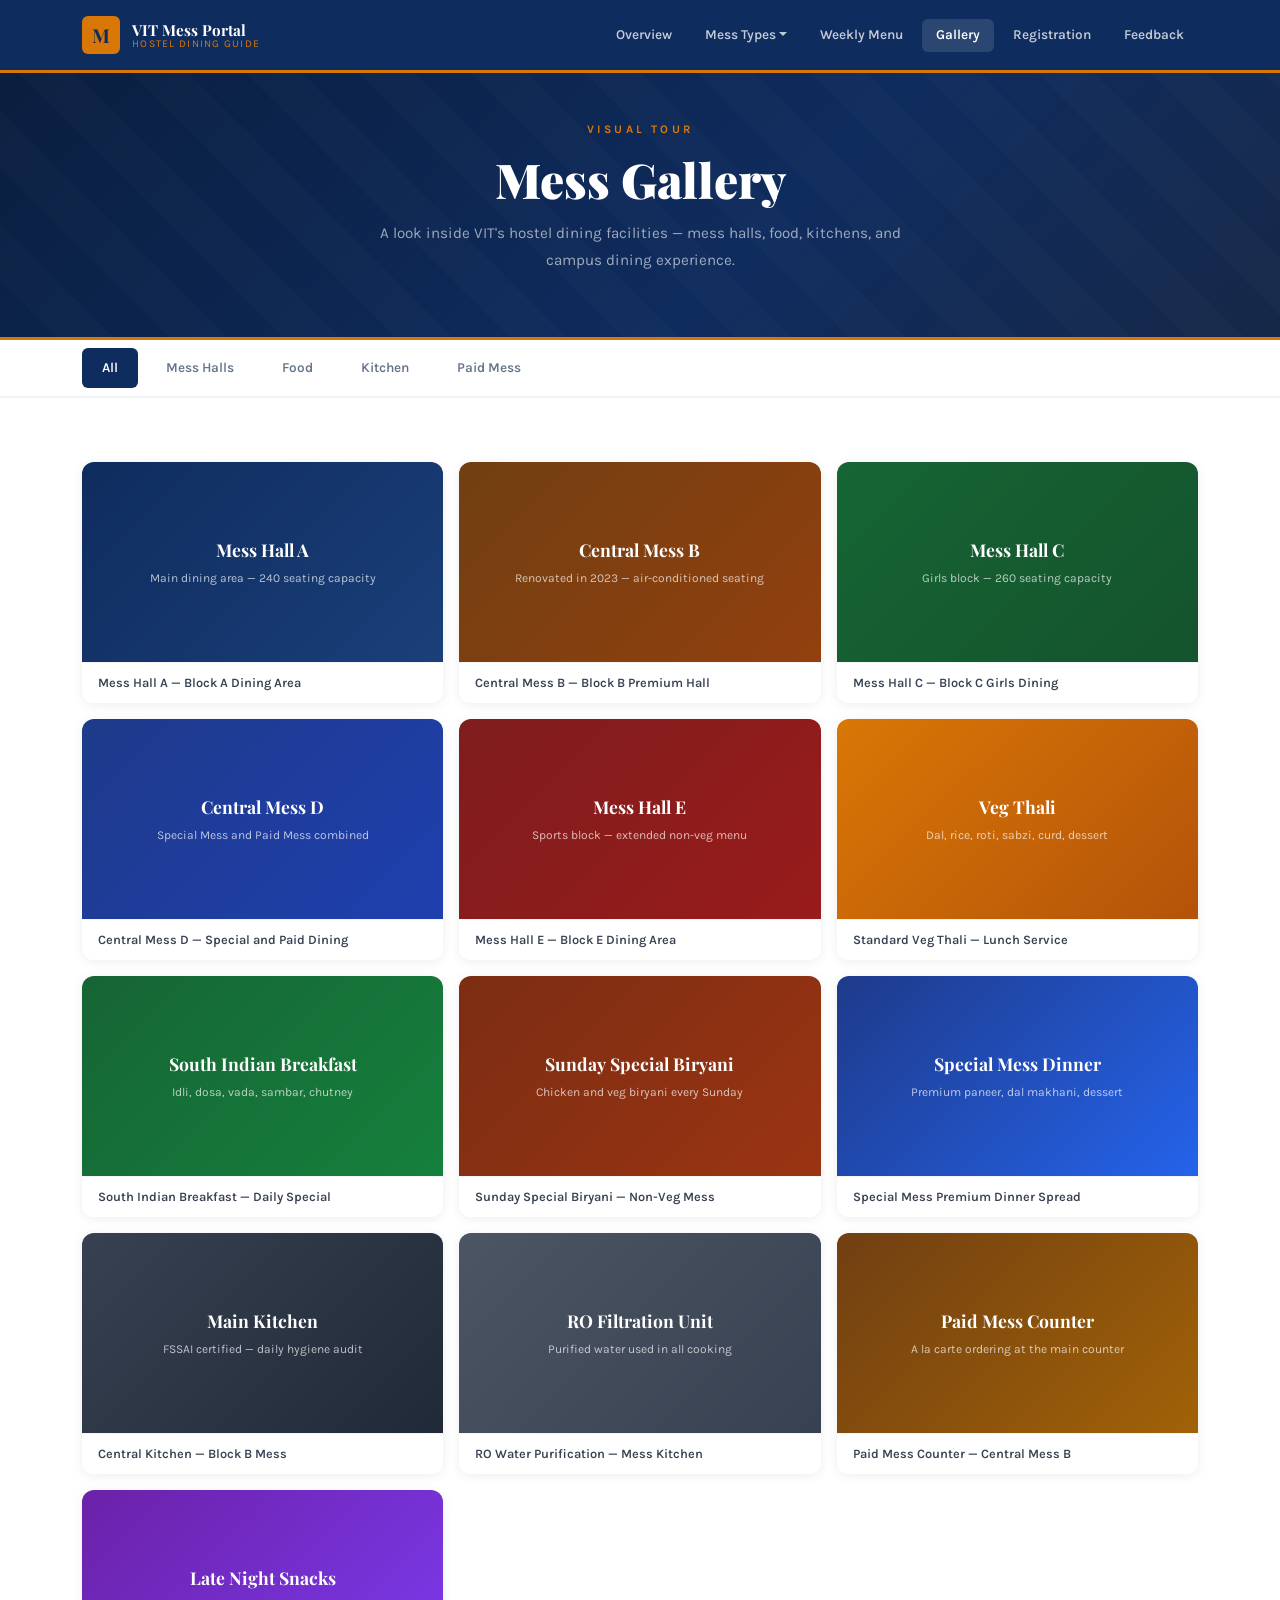
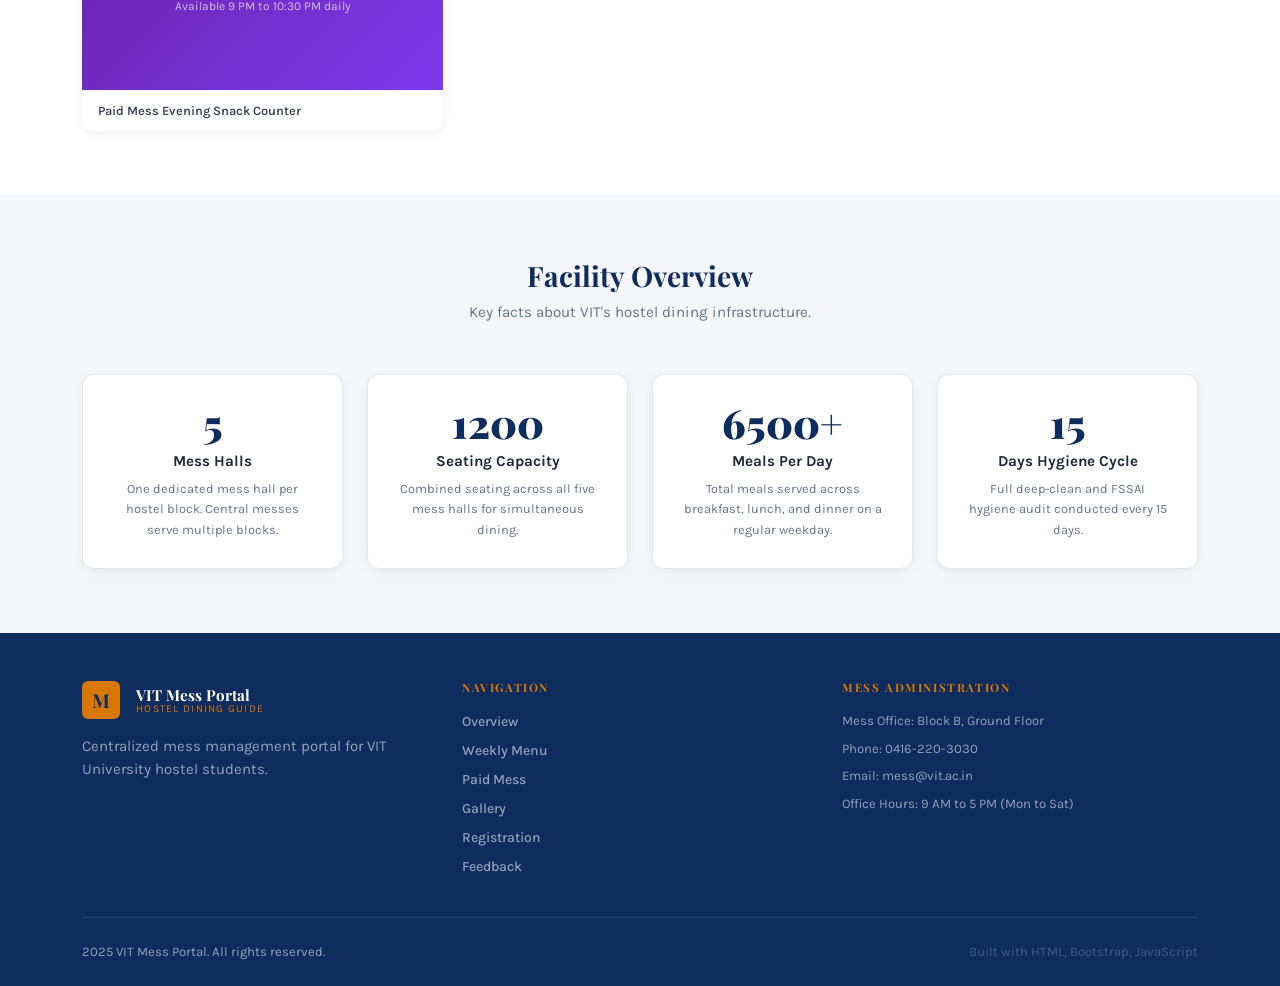
<file: gallery.html>
<!DOCTYPE html>
<html lang="en">
<head>
  <meta charset="UTF-8"/>
  <meta name="viewport" content="width=device-width, initial-scale=1.0"/>
  <title>VIT Mess Portal — Gallery</title>
  <link href="https://cdn.jsdelivr.net/npm/bootstrap@5.3.2/dist/css/bootstrap.min.css" rel="stylesheet"/>
  <link href="https://fonts.googleapis.com/css2?family=Playfair+Display:wght@700;900&family=Karla:wght@400;500;600;700&display=swap" rel="stylesheet"/>
  <link rel="stylesheet" href="style.css"/>
</head>
<body>

<!-- NAVBAR -->
<nav class="navbar navbar-expand-lg sticky-top site-navbar">
  <div class="container">
    <a class="navbar-brand brand-wrap" href="index.html">
      <div class="brand-mark">M</div>
      <div><div class="brand-name">VIT Mess Portal</div><div class="brand-tagline">Hostel Dining Guide</div></div>
    </a>
    <button class="navbar-toggler" type="button" data-bs-toggle="collapse" data-bs-target="#nav">
      <span class="navbar-toggler-icon"></span>
    </button>
    <div class="collapse navbar-collapse" id="nav">
      <ul class="navbar-nav ms-auto align-items-lg-center gap-1">
        <li class="nav-item"><a class="nav-link npill" href="index.html">Overview</a></li>
        <li class="nav-item dropdown">
          <a class="nav-link npill dropdown-toggle" href="#" data-bs-toggle="dropdown">Mess Types</a>
          <ul class="dropdown-menu site-dropdown">
            <li><a class="dropdown-item" href="menu.html#veg">Vegetarian Mess</a></li>
            <li><a class="dropdown-item" href="menu.html#nonveg">Non-Vegetarian Mess</a></li>
            <li><a class="dropdown-item" href="menu.html#special">Special Mess</a></li>
            <li><hr class="dropdown-divider"/></li>
            <li><a class="dropdown-item" href="paid.html">Paid Mess (Hotel Style)</a></li>
          </ul>
        </li>
        <li class="nav-item"><a class="nav-link npill" href="menu.html">Weekly Menu</a></li>
        <li class="nav-item"><a class="nav-link npill active" href="gallery.html">Gallery</a></li>
        <li class="nav-item"><a class="nav-link npill" href="forms.html">Registration</a></li>
        <li class="nav-item"><a class="nav-link npill" href="feedback.html">Feedback</a></li>
      </ul>
    </div>
  </div>
</nav>

<!-- PAGE HEADER -->
<div class="page-header">
  <div class="container py-5 text-center">
    <p class="page-eyebrow">Visual Tour</p>
    <h1 class="page-title">Mess Gallery</h1>
    <p class="page-sub mx-auto">A look inside VIT's hostel dining facilities — mess halls, food, kitchens, and campus dining experience.</p>
  </div>
</div>

<!-- FILTER TABS -->
<div class="sticky-tabs">
  <div class="container">
    <div class="d-flex gap-2 overflow-auto py-2">
      <button class="tab-btn active" onclick="filterGallery('all',this)">All</button>
      <button class="tab-btn" onclick="filterGallery('mess-hall',this)">Mess Halls</button>
      <button class="tab-btn" onclick="filterGallery('food',this)">Food</button>
      <button class="tab-btn" onclick="filterGallery('kitchen',this)">Kitchen</button>
      <button class="tab-btn" onclick="filterGallery('paid',this)">Paid Mess</button>
    </div>
  </div>
</div>

<!-- GALLERY GRID -->
<section class="section-pad bg-white">
  <div class="container">
    <div class="row g-3" id="galleryGrid">

      <!-- Mess Hall Photos -->
      <div class="col-sm-6 col-lg-4 gal-item" data-cat="mess-hall">
        <div class="gal-card">
          <div class="gal-img" style="background:linear-gradient(135deg,#0f2c5e,#1a3f7a)">
            <div class="gal-placeholder">
              <div class="gp-label">Mess Hall A</div>
              <div class="gp-sub">Main dining area — 240 seating capacity</div>
            </div>
          </div>
          <div class="gal-caption">Mess Hall A — Block A Dining Area</div>
        </div>
      </div>

      <div class="col-sm-6 col-lg-4 gal-item" data-cat="mess-hall">
        <div class="gal-card">
          <div class="gal-img" style="background:linear-gradient(135deg,#713f12,#92400e)">
            <div class="gal-placeholder">
              <div class="gp-label">Central Mess B</div>
              <div class="gp-sub">Renovated in 2023 — air-conditioned seating</div>
            </div>
          </div>
          <div class="gal-caption">Central Mess B — Block B Premium Hall</div>
        </div>
      </div>

      <div class="col-sm-6 col-lg-4 gal-item" data-cat="mess-hall">
        <div class="gal-card">
          <div class="gal-img" style="background:linear-gradient(135deg,#166534,#14532d)">
            <div class="gal-placeholder">
              <div class="gp-label">Mess Hall C</div>
              <div class="gp-sub">Girls block — 260 seating capacity</div>
            </div>
          </div>
          <div class="gal-caption">Mess Hall C — Block C Girls Dining</div>
        </div>
      </div>

      <div class="col-sm-6 col-lg-4 gal-item" data-cat="mess-hall">
        <div class="gal-card">
          <div class="gal-img" style="background:linear-gradient(135deg,#1e3a8a,#1e40af)">
            <div class="gal-placeholder">
              <div class="gp-label">Central Mess D</div>
              <div class="gp-sub">Special Mess and Paid Mess combined</div>
            </div>
          </div>
          <div class="gal-caption">Central Mess D — Special and Paid Dining</div>
        </div>
      </div>

      <div class="col-sm-6 col-lg-4 gal-item" data-cat="mess-hall">
        <div class="gal-card">
          <div class="gal-img" style="background:linear-gradient(135deg,#7f1d1d,#991b1b)">
            <div class="gal-placeholder">
              <div class="gp-label">Mess Hall E</div>
              <div class="gp-sub">Sports block — extended non-veg menu</div>
            </div>
          </div>
          <div class="gal-caption">Mess Hall E — Block E Dining Area</div>
        </div>
      </div>

      <!-- Food Photos -->
      <div class="col-sm-6 col-lg-4 gal-item" data-cat="food">
        <div class="gal-card">
          <div class="gal-img" style="background:linear-gradient(135deg,#d97706,#b45309)">
            <div class="gal-placeholder">
              <div class="gp-label">Veg Thali</div>
              <div class="gp-sub">Dal, rice, roti, sabzi, curd, dessert</div>
            </div>
          </div>
          <div class="gal-caption">Standard Veg Thali — Lunch Service</div>
        </div>
      </div>

      <div class="col-sm-6 col-lg-4 gal-item" data-cat="food">
        <div class="gal-card">
          <div class="gal-img" style="background:linear-gradient(135deg,#166534,#15803d)">
            <div class="gal-placeholder">
              <div class="gp-label">South Indian Breakfast</div>
              <div class="gp-sub">Idli, dosa, vada, sambar, chutney</div>
            </div>
          </div>
          <div class="gal-caption">South Indian Breakfast — Daily Special</div>
        </div>
      </div>

      <div class="col-sm-6 col-lg-4 gal-item" data-cat="food">
        <div class="gal-card">
          <div class="gal-img" style="background:linear-gradient(135deg,#7c2d12,#9a3412)">
            <div class="gal-placeholder">
              <div class="gp-label">Sunday Special Biryani</div>
              <div class="gp-sub">Chicken and veg biryani every Sunday</div>
            </div>
          </div>
          <div class="gal-caption">Sunday Special Biryani — Non-Veg Mess</div>
        </div>
      </div>

      <div class="col-sm-6 col-lg-4 gal-item" data-cat="food">
        <div class="gal-card">
          <div class="gal-img" style="background:linear-gradient(135deg,#1e3a8a,#2563eb)">
            <div class="gal-placeholder">
              <div class="gp-label">Special Mess Dinner</div>
              <div class="gp-sub">Premium paneer, dal makhani, dessert</div>
            </div>
          </div>
          <div class="gal-caption">Special Mess Premium Dinner Spread</div>
        </div>
      </div>

      <!-- Kitchen -->
      <div class="col-sm-6 col-lg-4 gal-item" data-cat="kitchen">
        <div class="gal-card">
          <div class="gal-img" style="background:linear-gradient(135deg,#374151,#1f2937)">
            <div class="gal-placeholder">
              <div class="gp-label">Main Kitchen</div>
              <div class="gp-sub">FSSAI certified — daily hygiene audit</div>
            </div>
          </div>
          <div class="gal-caption">Central Kitchen — Block B Mess</div>
        </div>
      </div>

      <div class="col-sm-6 col-lg-4 gal-item" data-cat="kitchen">
        <div class="gal-card">
          <div class="gal-img" style="background:linear-gradient(135deg,#4b5563,#374151)">
            <div class="gal-placeholder">
              <div class="gp-label">RO Filtration Unit</div>
              <div class="gp-sub">Purified water used in all cooking</div>
            </div>
          </div>
          <div class="gal-caption">RO Water Purification — Mess Kitchen</div>
        </div>
      </div>

      <!-- Paid Mess -->
      <div class="col-sm-6 col-lg-4 gal-item" data-cat="paid">
        <div class="gal-card">
          <div class="gal-img" style="background:linear-gradient(135deg,#713f12,#a16207)">
            <div class="gal-placeholder">
              <div class="gp-label">Paid Mess Counter</div>
              <div class="gp-sub">A la carte ordering at the main counter</div>
            </div>
          </div>
          <div class="gal-caption">Paid Mess Counter — Central Mess B</div>
        </div>
      </div>

      <div class="col-sm-6 col-lg-4 gal-item" data-cat="paid">
        <div class="gal-card">
          <div class="gal-img" style="background:linear-gradient(135deg,#6b21a8,#7c3aed)">
            <div class="gal-placeholder">
              <div class="gp-label">Late Night Snacks</div>
              <div class="gp-sub">Available 9 PM to 10:30 PM daily</div>
            </div>
          </div>
          <div class="gal-caption">Paid Mess Evening Snack Counter</div>
        </div>
      </div>

    </div>
  </div>
</section>

<!-- MESS OVERVIEW SECTION -->
<section class="section-pad" style="background:#f4f6f9">
  <div class="container">
    <div class="section-head text-center mb-5">
      <h2 class="section-title">Facility Overview</h2>
      <p class="section-sub">Key facts about VIT's hostel dining infrastructure.</p>
    </div>
    <div class="row g-4">
      <div class="col-md-6 col-lg-3">
        <div class="overview-card">
          <div class="ov-num">5</div>
          <div class="ov-title">Mess Halls</div>
          <div class="ov-desc">One dedicated mess hall per hostel block. Central messes serve multiple blocks.</div>
        </div>
      </div>
      <div class="col-md-6 col-lg-3">
        <div class="overview-card">
          <div class="ov-num">1200</div>
          <div class="ov-title">Seating Capacity</div>
          <div class="ov-desc">Combined seating across all five mess halls for simultaneous dining.</div>
        </div>
      </div>
      <div class="col-md-6 col-lg-3">
        <div class="overview-card">
          <div class="ov-num">6500+</div>
          <div class="ov-title">Meals Per Day</div>
          <div class="ov-desc">Total meals served across breakfast, lunch, and dinner on a regular weekday.</div>
        </div>
      </div>
      <div class="col-md-6 col-lg-3">
        <div class="overview-card">
          <div class="ov-num">15</div>
          <div class="ov-title">Days Hygiene Cycle</div>
          <div class="ov-desc">Full deep-clean and FSSAI hygiene audit conducted every 15 days.</div>
        </div>
      </div>
    </div>
  </div>
</section>

<!-- FOOTER -->
<footer class="site-footer pt-5 pb-4">
  <div class="container">
    <div class="row g-4 mb-4">
      <div class="col-md-4">
        <div class="d-flex align-items-center gap-3 mb-3">
          <div class="brand-mark">M</div>
          <div><div class="brand-name">VIT Mess Portal</div><div class="brand-tagline">Hostel Dining Guide</div></div>
        </div>
        <p class="footer-text">Centralized mess management portal for VIT University hostel students.</p>
      </div>
      <div class="col-md-4">
        <h6 class="footer-head">Navigation</h6>
        <ul class="list-unstyled footer-links">
          <li><a href="index.html">Overview</a></li>
          <li><a href="menu.html">Weekly Menu</a></li>
          <li><a href="paid.html">Paid Mess</a></li>
          <li><a href="gallery.html">Gallery</a></li>
          <li><a href="forms.html">Registration</a></li>
          <li><a href="feedback.html">Feedback</a></li>
        </ul>
      </div>
      <div class="col-md-4">
        <h6 class="footer-head">Mess Administration</h6>
        <ul class="list-unstyled footer-text small">
          <li class="mb-2">Mess Office: Block B, Ground Floor</li>
          <li class="mb-2">Phone: 0416-220-3030</li>
          <li class="mb-2">Email: mess@vit.ac.in</li>
          <li>Office Hours: 9 AM to 5 PM (Mon to Sat)</li>
        </ul>
      </div>
    </div>
    <div class="border-top border-white border-opacity-10 pt-4 d-flex flex-column flex-md-row justify-content-between align-items-center gap-2">
      <p class="footer-text small mb-0">2025 VIT Mess Portal. All rights reserved.</p>
      <p class="footer-text small mb-0" style="opacity:.4">Built with HTML, Bootstrap, JavaScript</p>
    </div>
  </div>
</footer>

<script src="https://cdn.jsdelivr.net/npm/bootstrap@5.3.2/dist/js/bootstrap.bundle.min.js"></script>
<script src="script.js"></script>
</body>
</html>
</file>
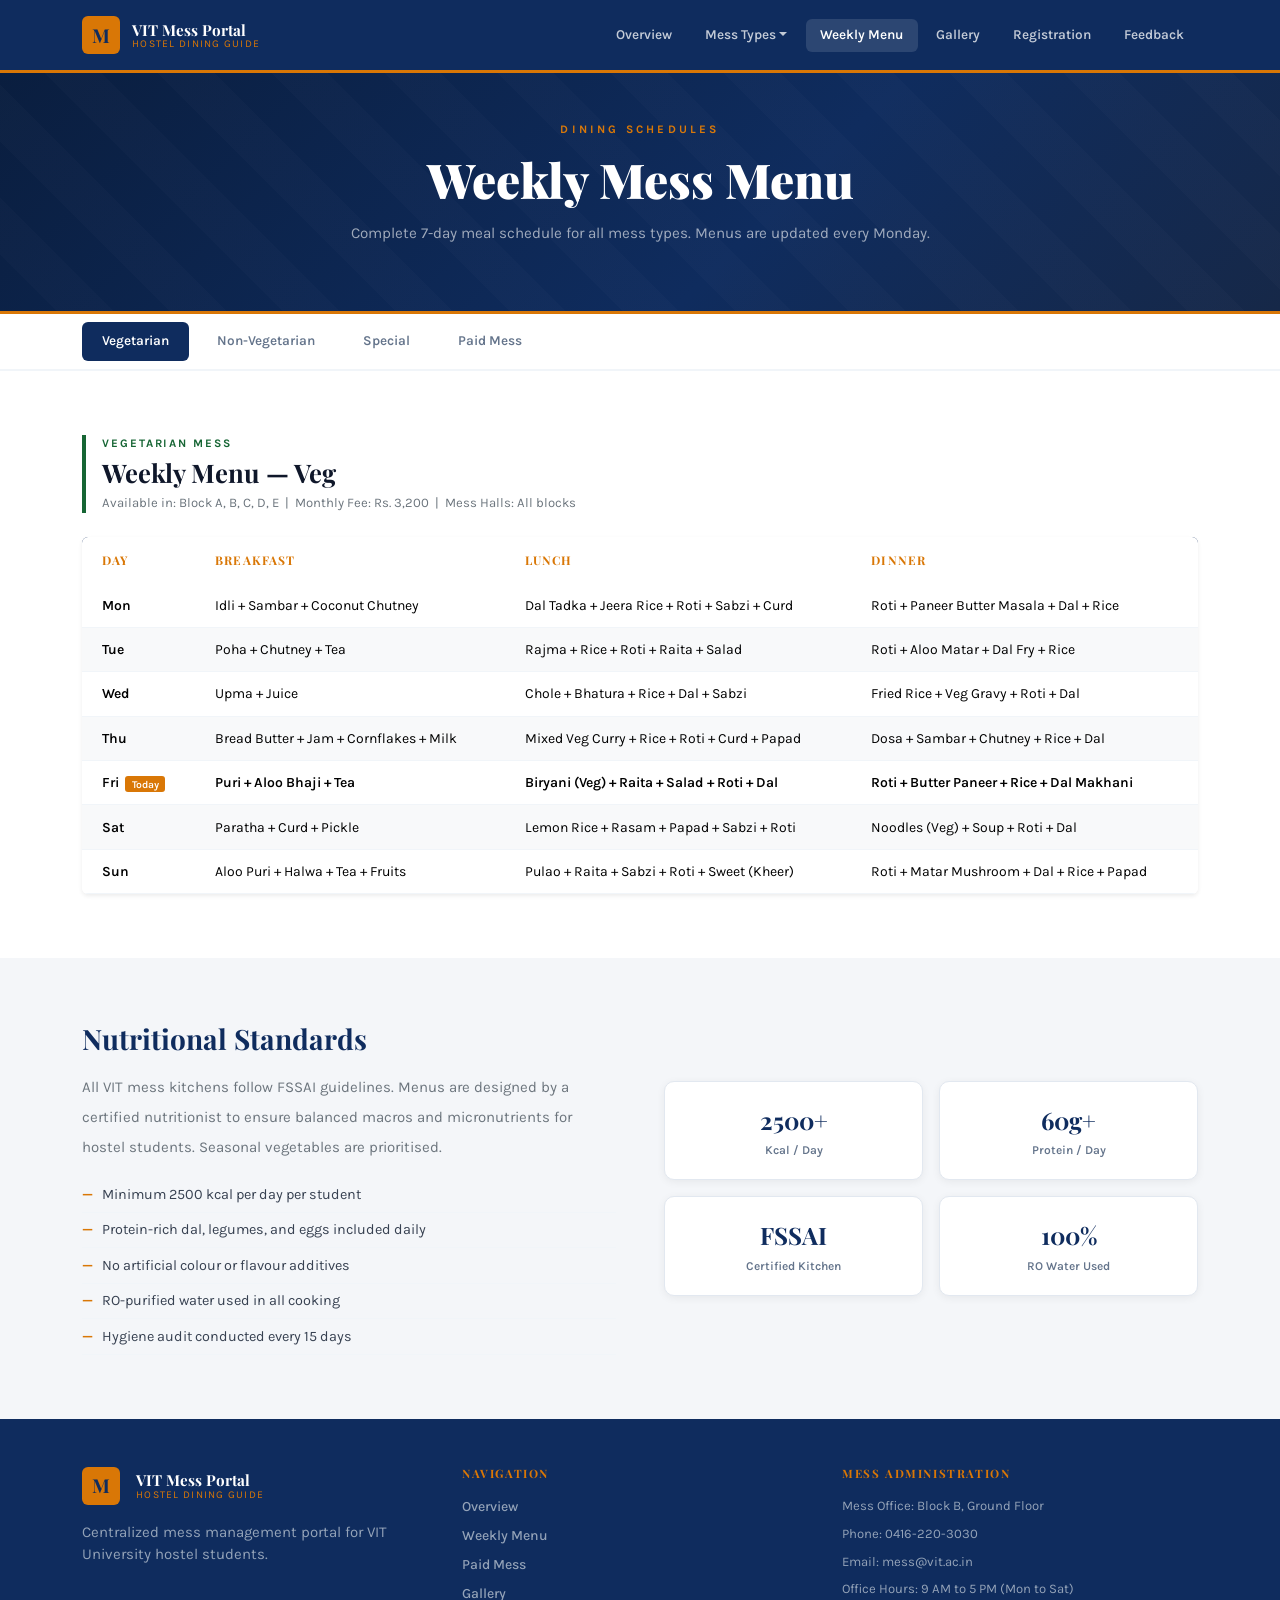
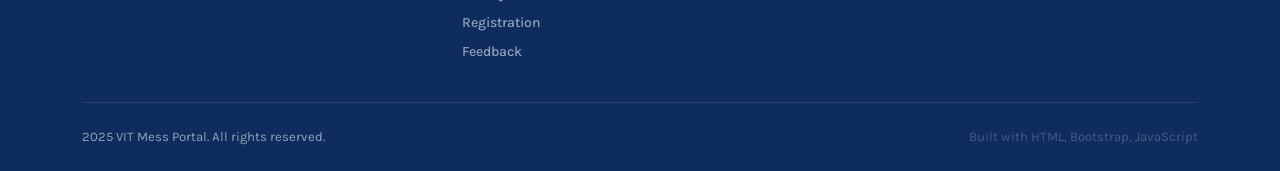
<file: menu.html>
<!DOCTYPE html>
<html lang="en">
<head>
  <meta charset="UTF-8"/>
  <meta name="viewport" content="width=device-width, initial-scale=1.0"/>
  <title>VIT Mess Portal — Weekly Menu</title>
  <link href="https://cdn.jsdelivr.net/npm/bootstrap@5.3.2/dist/css/bootstrap.min.css" rel="stylesheet"/>
  <link href="https://fonts.googleapis.com/css2?family=Playfair+Display:wght@700;900&family=Karla:wght@400;500;600;700&display=swap" rel="stylesheet"/>
  <link rel="stylesheet" href="style.css"/>
</head>
<body>

<!-- NAVBAR -->
<nav class="navbar navbar-expand-lg sticky-top site-navbar">
  <div class="container">
    <a class="navbar-brand brand-wrap" href="index.html">
      <div class="brand-mark">M</div>
      <div><div class="brand-name">VIT Mess Portal</div><div class="brand-tagline">Hostel Dining Guide</div></div>
    </a>
    <button class="navbar-toggler" type="button" data-bs-toggle="collapse" data-bs-target="#nav">
      <span class="navbar-toggler-icon"></span>
    </button>
    <div class="collapse navbar-collapse" id="nav">
      <ul class="navbar-nav ms-auto align-items-lg-center gap-1">
        <li class="nav-item"><a class="nav-link npill" href="index.html">Overview</a></li>
        <li class="nav-item dropdown">
          <a class="nav-link npill dropdown-toggle" href="#" data-bs-toggle="dropdown">Mess Types</a>
          <ul class="dropdown-menu site-dropdown">
            <li><a class="dropdown-item" href="menu.html#veg">Vegetarian Mess</a></li>
            <li><a class="dropdown-item" href="menu.html#nonveg">Non-Vegetarian Mess</a></li>
            <li><a class="dropdown-item" href="menu.html#special">Special Mess</a></li>
            <li><hr class="dropdown-divider"/></li>
            <li><a class="dropdown-item" href="paid.html">Paid Mess (Hotel Style)</a></li>
          </ul>
        </li>
        <li class="nav-item"><a class="nav-link npill active" href="menu.html">Weekly Menu</a></li>
        <li class="nav-item"><a class="nav-link npill" href="gallery.html">Gallery</a></li>
        <li class="nav-item"><a class="nav-link npill" href="forms.html">Registration</a></li>
        <li class="nav-item"><a class="nav-link npill" href="feedback.html">Feedback</a></li>
      </ul>
    </div>
  </div>
</nav>

<!-- PAGE HEADER -->
<div class="page-header">
  <div class="container py-5 text-center">
    <p class="page-eyebrow">Dining Schedules</p>
    <h1 class="page-title">Weekly Mess Menu</h1>
    <p class="page-sub mx-auto">Complete 7-day meal schedule for all mess types. Menus are updated every Monday.</p>
  </div>
</div>

<!-- MESS TYPE TABS -->
<div class="sticky-tabs">
  <div class="container">
    <div class="d-flex gap-2 overflow-auto py-2">
      <button class="tab-btn active" onclick="showMessTab('veg',this)">Vegetarian</button>
      <button class="tab-btn" onclick="showMessTab('nonveg',this)">Non-Vegetarian</button>
      <button class="tab-btn" onclick="showMessTab('special',this)">Special</button>
      <button class="tab-btn" onclick="showMessTab('paid',this)">Paid Mess</button>
    </div>
  </div>
</div>

<!-- VEG MENU -->
<section class="section-pad bg-white menu-section active" id="veg">
  <div class="container">
    <div class="mess-section-head mb-4" style="--mc:#166534">
      <div class="mess-section-label">Vegetarian Mess</div>
      <h2 class="mess-section-title">Weekly Menu — Veg</h2>
      <p class="text-secondary small">Available in: Block A, B, C, D, E &nbsp;|&nbsp; Monthly Fee: Rs. 3,200 &nbsp;|&nbsp; Mess Halls: All blocks</p>
    </div>
    <div class="card border-0 shadow-sm overflow-hidden">
      <div class="table-responsive">
        <table class="table site-table menu-table mb-0">
          <thead><tr><th>Day</th><th>Breakfast</th><th>Lunch</th><th>Dinner</th></tr></thead>
          <tbody id="vegMenuBody"></tbody>
        </table>
      </div>
    </div>
  </div>
</section>

<!-- NON-VEG MENU -->
<section class="section-pad bg-white menu-section d-none" id="nonveg">
  <div class="container">
    <div class="mess-section-head mb-4" style="--mc:#7c2d12">
      <div class="mess-section-label">Non-Vegetarian Mess</div>
      <h2 class="mess-section-title">Weekly Menu — Non-Veg</h2>
      <p class="text-secondary small">Available in: Block A, B, E &nbsp;|&nbsp; Monthly Fee: Rs. 3,600 &nbsp;|&nbsp; Non-veg served: Tue, Thu, Sat, Sun</p>
    </div>
    <div class="card border-0 shadow-sm overflow-hidden">
      <div class="table-responsive">
        <table class="table site-table menu-table mb-0">
          <thead><tr><th>Day</th><th>Breakfast</th><th>Lunch</th><th>Dinner</th></tr></thead>
          <tbody id="nonvegMenuBody"></tbody>
        </table>
      </div>
    </div>
  </div>
</section>

<!-- SPECIAL MENU -->
<section class="section-pad bg-white menu-section d-none" id="special">
  <div class="container">
    <div class="mess-section-head mb-4" style="--mc:#1e3a8a">
      <div class="mess-section-label">Special Mess</div>
      <h2 class="mess-section-title">Weekly Menu — Special</h2>
      <p class="text-secondary small">Available in: Block C, D &nbsp;|&nbsp; Monthly Fee: Rs. 4,200 &nbsp;|&nbsp; Includes weekend premium items</p>
    </div>
    <div class="card border-0 shadow-sm overflow-hidden">
      <div class="table-responsive">
        <table class="table site-table menu-table mb-0">
          <thead><tr><th>Day</th><th>Breakfast</th><th>Lunch</th><th>Dinner</th></tr></thead>
          <tbody id="specialMenuBody"></tbody>
        </table>
      </div>
    </div>
  </div>
</section>

<!-- PAID MESS MENU -->
<section class="section-pad bg-white menu-section d-none" id="paid">
  <div class="container">
    <div class="mess-section-head mb-4" style="--mc:#713f12">
      <div class="mess-section-label">Paid Mess — Hotel Style</div>
      <h2 class="mess-section-title">Daily A La Carte Menu</h2>
      <p class="text-secondary small">Available at: Central Mess B, Central Mess D &nbsp;|&nbsp; Open: 7 AM to 10:30 PM &nbsp;|&nbsp; No subscription required</p>
    </div>
    <div class="row g-4" id="paidMenuCards"></div>
  </div>
</section>

<!-- NUTRITION NOTE -->
<section class="section-pad" style="background:#f4f6f9">
  <div class="container">
    <div class="row align-items-center g-5">
      <div class="col-lg-6">
        <h2 class="section-title mb-3">Nutritional Standards</h2>
        <p class="text-secondary lh-lg">All VIT mess kitchens follow FSSAI guidelines. Menus are designed by a certified nutritionist to ensure balanced macros and micronutrients for hostel students. Seasonal vegetables are prioritised.</p>
        <ul class="nutrition-list mt-3">
          <li>Minimum 2500 kcal per day per student</li>
          <li>Protein-rich dal, legumes, and eggs included daily</li>
          <li>No artificial colour or flavour additives</li>
          <li>RO-purified water used in all cooking</li>
          <li>Hygiene audit conducted every 15 days</li>
        </ul>
      </div>
      <div class="col-lg-6">
        <div class="row g-3">
          <div class="col-6"><div class="nutr-card"><div class="nutr-val">2500+</div><div class="nutr-lbl">Kcal / Day</div></div></div>
          <div class="col-6"><div class="nutr-card"><div class="nutr-val">60g+</div><div class="nutr-lbl">Protein / Day</div></div></div>
          <div class="col-6"><div class="nutr-card"><div class="nutr-val">FSSAI</div><div class="nutr-lbl">Certified Kitchen</div></div></div>
          <div class="col-6"><div class="nutr-card"><div class="nutr-val">100%</div><div class="nutr-lbl">RO Water Used</div></div></div>
        </div>
      </div>
    </div>
  </div>
</section>

<!-- FOOTER -->
<footer class="site-footer pt-5 pb-4">
  <div class="container">
    <div class="row g-4 mb-4">
      <div class="col-md-4">
        <div class="d-flex align-items-center gap-3 mb-3">
          <div class="brand-mark">M</div>
          <div><div class="brand-name">VIT Mess Portal</div><div class="brand-tagline">Hostel Dining Guide</div></div>
        </div>
        <p class="footer-text">Centralized mess management portal for VIT University hostel students.</p>
      </div>
      <div class="col-md-4">
        <h6 class="footer-head">Navigation</h6>
        <ul class="list-unstyled footer-links">
          <li><a href="index.html">Overview</a></li>
          <li><a href="menu.html">Weekly Menu</a></li>
          <li><a href="paid.html">Paid Mess</a></li>
          <li><a href="gallery.html">Gallery</a></li>
          <li><a href="forms.html">Registration</a></li>
          <li><a href="feedback.html">Feedback</a></li>
        </ul>
      </div>
      <div class="col-md-4">
        <h6 class="footer-head">Mess Administration</h6>
        <ul class="list-unstyled footer-text small">
          <li class="mb-2">Mess Office: Block B, Ground Floor</li>
          <li class="mb-2">Phone: 0416-220-3030</li>
          <li class="mb-2">Email: mess@vit.ac.in</li>
          <li>Office Hours: 9 AM to 5 PM (Mon to Sat)</li>
        </ul>
      </div>
    </div>
    <div class="border-top border-white border-opacity-10 pt-4 d-flex flex-column flex-md-row justify-content-between align-items-center gap-2">
      <p class="footer-text small mb-0">2025 VIT Mess Portal. All rights reserved.</p>
      <p class="footer-text small mb-0" style="opacity:.4">Built with HTML, Bootstrap, JavaScript</p>
    </div>
  </div>
</footer>

<script src="https://cdn.jsdelivr.net/npm/bootstrap@5.3.2/dist/js/bootstrap.bundle.min.js"></script>
<script src="script.js"></script>
</body>
</html>
</file>
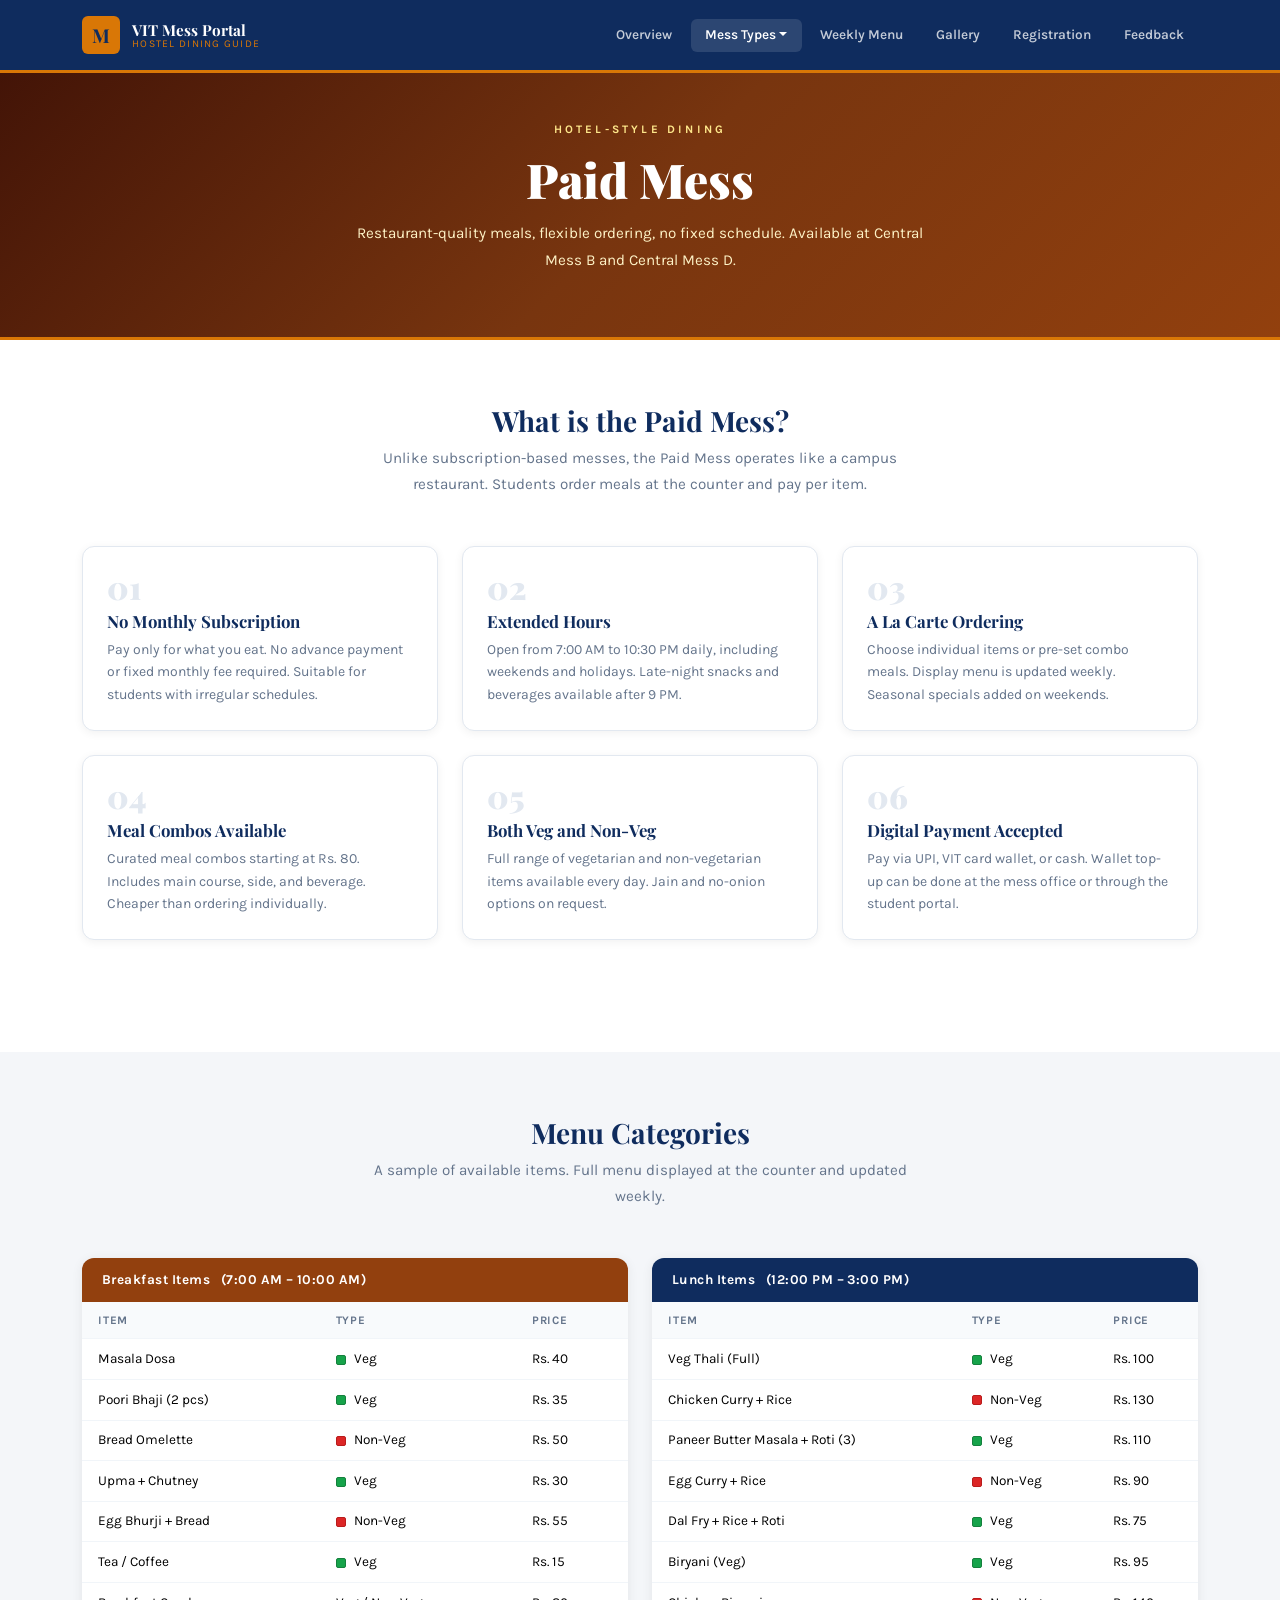
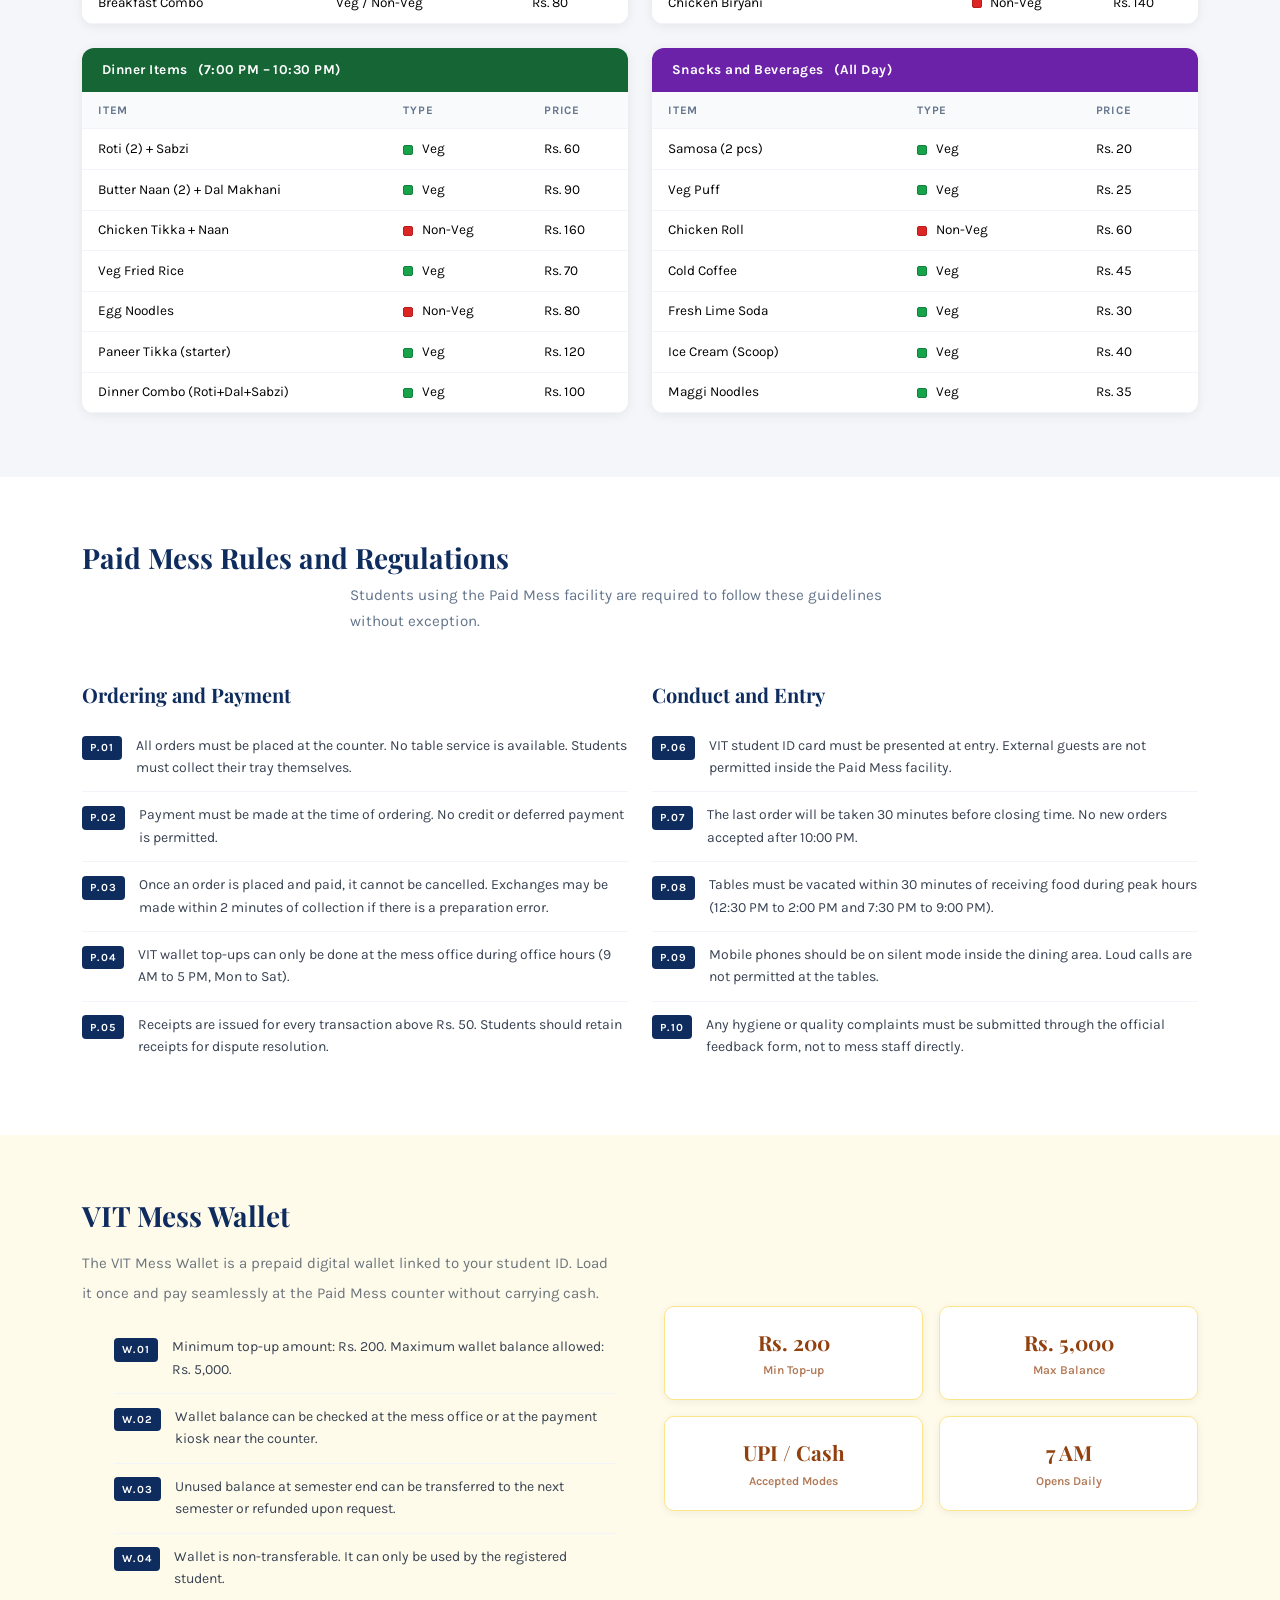
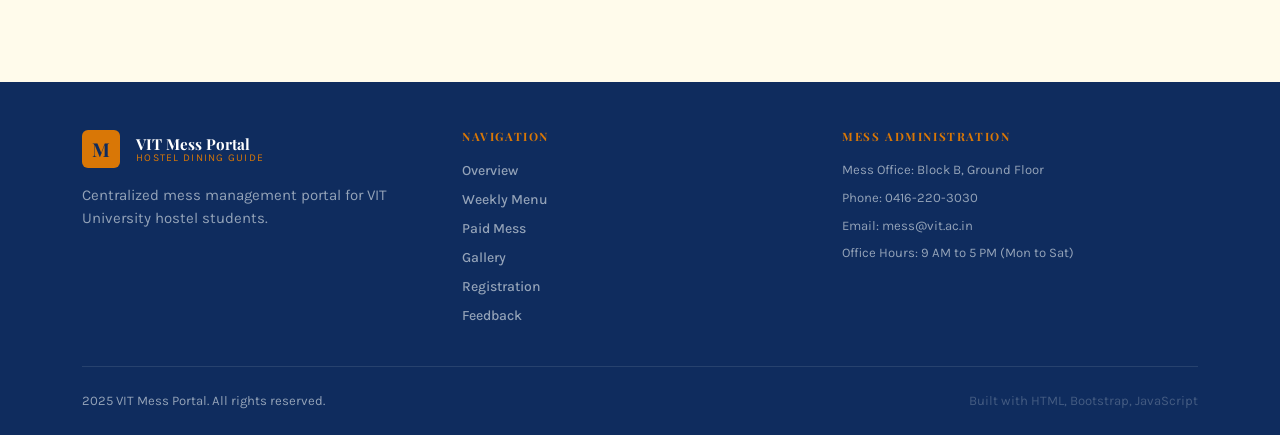
<file: paid.html>
<!DOCTYPE html>
<html lang="en">
<head>
  <meta charset="UTF-8"/>
  <meta name="viewport" content="width=device-width, initial-scale=1.0"/>
  <title>VIT Mess Portal — Paid Mess</title>
  <link href="https://cdn.jsdelivr.net/npm/bootstrap@5.3.2/dist/css/bootstrap.min.css" rel="stylesheet"/>
  <link href="https://fonts.googleapis.com/css2?family=Playfair+Display:wght@700;900&family=Karla:wght@400;500;600;700&display=swap" rel="stylesheet"/>
  <link rel="stylesheet" href="style.css"/>
</head>
<body>

<!-- NAVBAR -->
<nav class="navbar navbar-expand-lg sticky-top site-navbar">
  <div class="container">
    <a class="navbar-brand brand-wrap" href="index.html">
      <div class="brand-mark">M</div>
      <div><div class="brand-name">VIT Mess Portal</div><div class="brand-tagline">Hostel Dining Guide</div></div>
    </a>
    <button class="navbar-toggler" type="button" data-bs-toggle="collapse" data-bs-target="#nav">
      <span class="navbar-toggler-icon"></span>
    </button>
    <div class="collapse navbar-collapse" id="nav">
      <ul class="navbar-nav ms-auto align-items-lg-center gap-1">
        <li class="nav-item"><a class="nav-link npill" href="index.html">Overview</a></li>
        <li class="nav-item dropdown">
          <a class="nav-link npill active dropdown-toggle" href="#" data-bs-toggle="dropdown">Mess Types</a>
          <ul class="dropdown-menu site-dropdown">
            <li><a class="dropdown-item" href="menu.html#veg">Vegetarian Mess</a></li>
            <li><a class="dropdown-item" href="menu.html#nonveg">Non-Vegetarian Mess</a></li>
            <li><a class="dropdown-item" href="menu.html#special">Special Mess</a></li>
            <li><hr class="dropdown-divider"/></li>
            <li><a class="dropdown-item" href="paid.html">Paid Mess (Hotel Style)</a></li>
          </ul>
        </li>
        <li class="nav-item"><a class="nav-link npill" href="menu.html">Weekly Menu</a></li>
        <li class="nav-item"><a class="nav-link npill" href="gallery.html">Gallery</a></li>
        <li class="nav-item"><a class="nav-link npill" href="forms.html">Registration</a></li>
        <li class="nav-item"><a class="nav-link npill" href="feedback.html">Feedback</a></li>
      </ul>
    </div>
  </div>
</nav>

<!-- HERO -->
<div class="paid-hero">
  <div class="container py-5 text-center">
    <p class="page-eyebrow" style="color:#fde68a">Hotel-Style Dining</p>
    <h1 class="page-title">Paid Mess</h1>
    <p class="page-sub mx-auto" style="color:#fef3c7">Restaurant-quality meals, flexible ordering, no fixed schedule. Available at Central Mess B and Central Mess D.</p>
  </div>
</div>

<!-- PAID MESS INFO CARDS -->
<section class="section-pad bg-white">
  <div class="container">
    <div class="section-head text-center mb-5">
      <h2 class="section-title">What is the Paid Mess?</h2>
      <p class="section-sub">Unlike subscription-based messes, the Paid Mess operates like a campus restaurant. Students order meals at the counter and pay per item.</p>
    </div>
    <div class="row g-4 mb-5">
      <div class="col-md-4">
        <div class="info-feature-card">
          <div class="ifc-num">01</div>
          <h5 class="ifc-title">No Monthly Subscription</h5>
          <p class="ifc-desc">Pay only for what you eat. No advance payment or fixed monthly fee required. Suitable for students with irregular schedules.</p>
        </div>
      </div>
      <div class="col-md-4">
        <div class="info-feature-card">
          <div class="ifc-num">02</div>
          <h5 class="ifc-title">Extended Hours</h5>
          <p class="ifc-desc">Open from 7:00 AM to 10:30 PM daily, including weekends and holidays. Late-night snacks and beverages available after 9 PM.</p>
        </div>
      </div>
      <div class="col-md-4">
        <div class="info-feature-card">
          <div class="ifc-num">03</div>
          <h5 class="ifc-title">A La Carte Ordering</h5>
          <p class="ifc-desc">Choose individual items or pre-set combo meals. Display menu is updated weekly. Seasonal specials added on weekends.</p>
        </div>
      </div>
      <div class="col-md-4">
        <div class="info-feature-card">
          <div class="ifc-num">04</div>
          <h5 class="ifc-title">Meal Combos Available</h5>
          <p class="ifc-desc">Curated meal combos starting at Rs. 80. Includes main course, side, and beverage. Cheaper than ordering individually.</p>
        </div>
      </div>
      <div class="col-md-4">
        <div class="info-feature-card">
          <div class="ifc-num">05</div>
          <h5 class="ifc-title">Both Veg and Non-Veg</h5>
          <p class="ifc-desc">Full range of vegetarian and non-vegetarian items available every day. Jain and no-onion options on request.</p>
        </div>
      </div>
      <div class="col-md-4">
        <div class="info-feature-card">
          <div class="ifc-num">06</div>
          <h5 class="ifc-title">Digital Payment Accepted</h5>
          <p class="ifc-desc">Pay via UPI, VIT card wallet, or cash. Wallet top-up can be done at the mess office or through the student portal.</p>
        </div>
      </div>
    </div>
  </div>
</section>

<!-- MENU CATEGORIES -->
<section class="section-pad" style="background:#f4f6f9">
  <div class="container">
    <div class="section-head text-center mb-5">
      <h2 class="section-title">Menu Categories</h2>
      <p class="section-sub">A sample of available items. Full menu displayed at the counter and updated weekly.</p>
    </div>
    <div class="row g-4">
      <!-- Breakfast -->
      <div class="col-lg-6">
        <div class="paid-menu-card">
          <div class="pmc-header" style="background:#92400e">Breakfast Items &nbsp; (7:00 AM – 10:00 AM)</div>
          <table class="table mb-0 pmc-table">
            <thead><tr><th>Item</th><th>Type</th><th>Price</th></tr></thead>
            <tbody>
              <tr><td>Masala Dosa</td><td><span class="veg-dot"></span> Veg</td><td>Rs. 40</td></tr>
              <tr><td>Poori Bhaji (2 pcs)</td><td><span class="veg-dot"></span> Veg</td><td>Rs. 35</td></tr>
              <tr><td>Bread Omelette</td><td><span class="nonveg-dot"></span> Non-Veg</td><td>Rs. 50</td></tr>
              <tr><td>Upma + Chutney</td><td><span class="veg-dot"></span> Veg</td><td>Rs. 30</td></tr>
              <tr><td>Egg Bhurji + Bread</td><td><span class="nonveg-dot"></span> Non-Veg</td><td>Rs. 55</td></tr>
              <tr><td>Tea / Coffee</td><td><span class="veg-dot"></span> Veg</td><td>Rs. 15</td></tr>
              <tr><td>Breakfast Combo</td><td>Veg / Non-Veg</td><td>Rs. 80</td></tr>
            </tbody>
          </table>
        </div>
      </div>
      <!-- Lunch -->
      <div class="col-lg-6">
        <div class="paid-menu-card">
          <div class="pmc-header" style="background:#0f2c5e">Lunch Items &nbsp; (12:00 PM – 3:00 PM)</div>
          <table class="table mb-0 pmc-table">
            <thead><tr><th>Item</th><th>Type</th><th>Price</th></tr></thead>
            <tbody>
              <tr><td>Veg Thali (Full)</td><td><span class="veg-dot"></span> Veg</td><td>Rs. 100</td></tr>
              <tr><td>Chicken Curry + Rice</td><td><span class="nonveg-dot"></span> Non-Veg</td><td>Rs. 130</td></tr>
              <tr><td>Paneer Butter Masala + Roti (3)</td><td><span class="veg-dot"></span> Veg</td><td>Rs. 110</td></tr>
              <tr><td>Egg Curry + Rice</td><td><span class="nonveg-dot"></span> Non-Veg</td><td>Rs. 90</td></tr>
              <tr><td>Dal Fry + Rice + Roti</td><td><span class="veg-dot"></span> Veg</td><td>Rs. 75</td></tr>
              <tr><td>Biryani (Veg)</td><td><span class="veg-dot"></span> Veg</td><td>Rs. 95</td></tr>
              <tr><td>Chicken Biryani</td><td><span class="nonveg-dot"></span> Non-Veg</td><td>Rs. 140</td></tr>
            </tbody>
          </table>
        </div>
      </div>
      <!-- Dinner -->
      <div class="col-lg-6">
        <div class="paid-menu-card">
          <div class="pmc-header" style="background:#166534">Dinner Items &nbsp; (7:00 PM – 10:30 PM)</div>
          <table class="table mb-0 pmc-table">
            <thead><tr><th>Item</th><th>Type</th><th>Price</th></tr></thead>
            <tbody>
              <tr><td>Roti (2) + Sabzi</td><td><span class="veg-dot"></span> Veg</td><td>Rs. 60</td></tr>
              <tr><td>Butter Naan (2) + Dal Makhani</td><td><span class="veg-dot"></span> Veg</td><td>Rs. 90</td></tr>
              <tr><td>Chicken Tikka + Naan</td><td><span class="nonveg-dot"></span> Non-Veg</td><td>Rs. 160</td></tr>
              <tr><td>Veg Fried Rice</td><td><span class="veg-dot"></span> Veg</td><td>Rs. 70</td></tr>
              <tr><td>Egg Noodles</td><td><span class="nonveg-dot"></span> Non-Veg</td><td>Rs. 80</td></tr>
              <tr><td>Paneer Tikka (starter)</td><td><span class="veg-dot"></span> Veg</td><td>Rs. 120</td></tr>
              <tr><td>Dinner Combo (Roti+Dal+Sabzi)</td><td><span class="veg-dot"></span> Veg</td><td>Rs. 100</td></tr>
            </tbody>
          </table>
        </div>
      </div>
      <!-- Snacks -->
      <div class="col-lg-6">
        <div class="paid-menu-card">
          <div class="pmc-header" style="background:#6b21a8">Snacks and Beverages &nbsp; (All Day)</div>
          <table class="table mb-0 pmc-table">
            <thead><tr><th>Item</th><th>Type</th><th>Price</th></tr></thead>
            <tbody>
              <tr><td>Samosa (2 pcs)</td><td><span class="veg-dot"></span> Veg</td><td>Rs. 20</td></tr>
              <tr><td>Veg Puff</td><td><span class="veg-dot"></span> Veg</td><td>Rs. 25</td></tr>
              <tr><td>Chicken Roll</td><td><span class="nonveg-dot"></span> Non-Veg</td><td>Rs. 60</td></tr>
              <tr><td>Cold Coffee</td><td><span class="veg-dot"></span> Veg</td><td>Rs. 45</td></tr>
              <tr><td>Fresh Lime Soda</td><td><span class="veg-dot"></span> Veg</td><td>Rs. 30</td></tr>
              <tr><td>Ice Cream (Scoop)</td><td><span class="veg-dot"></span> Veg</td><td>Rs. 40</td></tr>
              <tr><td>Maggi Noodles</td><td><span class="veg-dot"></span> Veg</td><td>Rs. 35</td></tr>
            </tbody>
          </table>
        </div>
      </div>
    </div>
  </div>
</section>

<!-- RULES AND REGULATIONS -->
<section class="section-pad bg-white">
  <div class="container">
    <div class="section-head mb-5">
      <h2 class="section-title">Paid Mess Rules and Regulations</h2>
      <p class="section-sub">Students using the Paid Mess facility are required to follow these guidelines without exception.</p>
    </div>
    <div class="row g-4">
      <div class="col-lg-6">
        <h5 class="fw-bold mb-3" style="font-family:'Playfair Display',serif;color:#0f2c5e">Ordering and Payment</h5>
        <div class="reg-list">
          <div class="reg-item"><span class="reg-code">P.01</span><span>All orders must be placed at the counter. No table service is available. Students must collect their tray themselves.</span></div>
          <div class="reg-item"><span class="reg-code">P.02</span><span>Payment must be made at the time of ordering. No credit or deferred payment is permitted.</span></div>
          <div class="reg-item"><span class="reg-code">P.03</span><span>Once an order is placed and paid, it cannot be cancelled. Exchanges may be made within 2 minutes of collection if there is a preparation error.</span></div>
          <div class="reg-item"><span class="reg-code">P.04</span><span>VIT wallet top-ups can only be done at the mess office during office hours (9 AM to 5 PM, Mon to Sat).</span></div>
          <div class="reg-item"><span class="reg-code">P.05</span><span>Receipts are issued for every transaction above Rs. 50. Students should retain receipts for dispute resolution.</span></div>
        </div>
      </div>
      <div class="col-lg-6">
        <h5 class="fw-bold mb-3" style="font-family:'Playfair Display',serif;color:#0f2c5e">Conduct and Entry</h5>
        <div class="reg-list">
          <div class="reg-item"><span class="reg-code">P.06</span><span>VIT student ID card must be presented at entry. External guests are not permitted inside the Paid Mess facility.</span></div>
          <div class="reg-item"><span class="reg-code">P.07</span><span>The last order will be taken 30 minutes before closing time. No new orders accepted after 10:00 PM.</span></div>
          <div class="reg-item"><span class="reg-code">P.08</span><span>Tables must be vacated within 30 minutes of receiving food during peak hours (12:30 PM to 2:00 PM and 7:30 PM to 9:00 PM).</span></div>
          <div class="reg-item"><span class="reg-code">P.09</span><span>Mobile phones should be on silent mode inside the dining area. Loud calls are not permitted at the tables.</span></div>
          <div class="reg-item"><span class="reg-code">P.10</span><span>Any hygiene or quality complaints must be submitted through the official feedback form, not to mess staff directly.</span></div>
        </div>
      </div>
    </div>
  </div>
</section>

<!-- WALLET INFO -->
<section class="section-pad" style="background:#fffbeb">
  <div class="container">
    <div class="row align-items-center g-5">
      <div class="col-lg-6">
        <h2 class="section-title mb-3">VIT Mess Wallet</h2>
        <p class="text-secondary lh-lg">The VIT Mess Wallet is a prepaid digital wallet linked to your student ID. Load it once and pay seamlessly at the Paid Mess counter without carrying cash.</p>
        <ul class="mt-3 reg-list">
          <div class="reg-item"><span class="reg-code">W.01</span><span>Minimum top-up amount: Rs. 200. Maximum wallet balance allowed: Rs. 5,000.</span></div>
          <div class="reg-item"><span class="reg-code">W.02</span><span>Wallet balance can be checked at the mess office or at the payment kiosk near the counter.</span></div>
          <div class="reg-item"><span class="reg-code">W.03</span><span>Unused balance at semester end can be transferred to the next semester or refunded upon request.</span></div>
          <div class="reg-item"><span class="reg-code">W.04</span><span>Wallet is non-transferable. It can only be used by the registered student.</span></div>
        </ul>
      </div>
      <div class="col-lg-6">
        <div class="row g-3">
          <div class="col-6"><div class="wallet-stat"><div class="ws-val">Rs. 200</div><div class="ws-lbl">Min Top-up</div></div></div>
          <div class="col-6"><div class="wallet-stat"><div class="ws-val">Rs. 5,000</div><div class="ws-lbl">Max Balance</div></div></div>
          <div class="col-6"><div class="wallet-stat"><div class="ws-val">UPI / Cash</div><div class="ws-lbl">Accepted Modes</div></div></div>
          <div class="col-6"><div class="wallet-stat"><div class="ws-val">7 AM</div><div class="ws-lbl">Opens Daily</div></div></div>
        </div>
      </div>
    </div>
  </div>
</section>

<!-- FOOTER -->
<footer class="site-footer pt-5 pb-4">
  <div class="container">
    <div class="row g-4 mb-4">
      <div class="col-md-4">
        <div class="d-flex align-items-center gap-3 mb-3">
          <div class="brand-mark">M</div>
          <div><div class="brand-name">VIT Mess Portal</div><div class="brand-tagline">Hostel Dining Guide</div></div>
        </div>
        <p class="footer-text">Centralized mess management portal for VIT University hostel students.</p>
      </div>
      <div class="col-md-4">
        <h6 class="footer-head">Navigation</h6>
        <ul class="list-unstyled footer-links">
          <li><a href="index.html">Overview</a></li>
          <li><a href="menu.html">Weekly Menu</a></li>
          <li><a href="paid.html">Paid Mess</a></li>
          <li><a href="gallery.html">Gallery</a></li>
          <li><a href="forms.html">Registration</a></li>
          <li><a href="feedback.html">Feedback</a></li>
        </ul>
      </div>
      <div class="col-md-4">
        <h6 class="footer-head">Mess Administration</h6>
        <ul class="list-unstyled footer-text small">
          <li class="mb-2">Mess Office: Block B, Ground Floor</li>
          <li class="mb-2">Phone: 0416-220-3030</li>
          <li class="mb-2">Email: mess@vit.ac.in</li>
          <li>Office Hours: 9 AM to 5 PM (Mon to Sat)</li>
        </ul>
      </div>
    </div>
    <div class="border-top border-white border-opacity-10 pt-4 d-flex flex-column flex-md-row justify-content-between align-items-center gap-2">
      <p class="footer-text small mb-0">2025 VIT Mess Portal. All rights reserved.</p>
      <p class="footer-text small mb-0" style="opacity:.4">Built with HTML, Bootstrap, JavaScript</p>
    </div>
  </div>
</footer>

<script src="https://cdn.jsdelivr.net/npm/bootstrap@5.3.2/dist/js/bootstrap.bundle.min.js"></script>
<script src="script.js"></script>
</body>
</html>
</file>
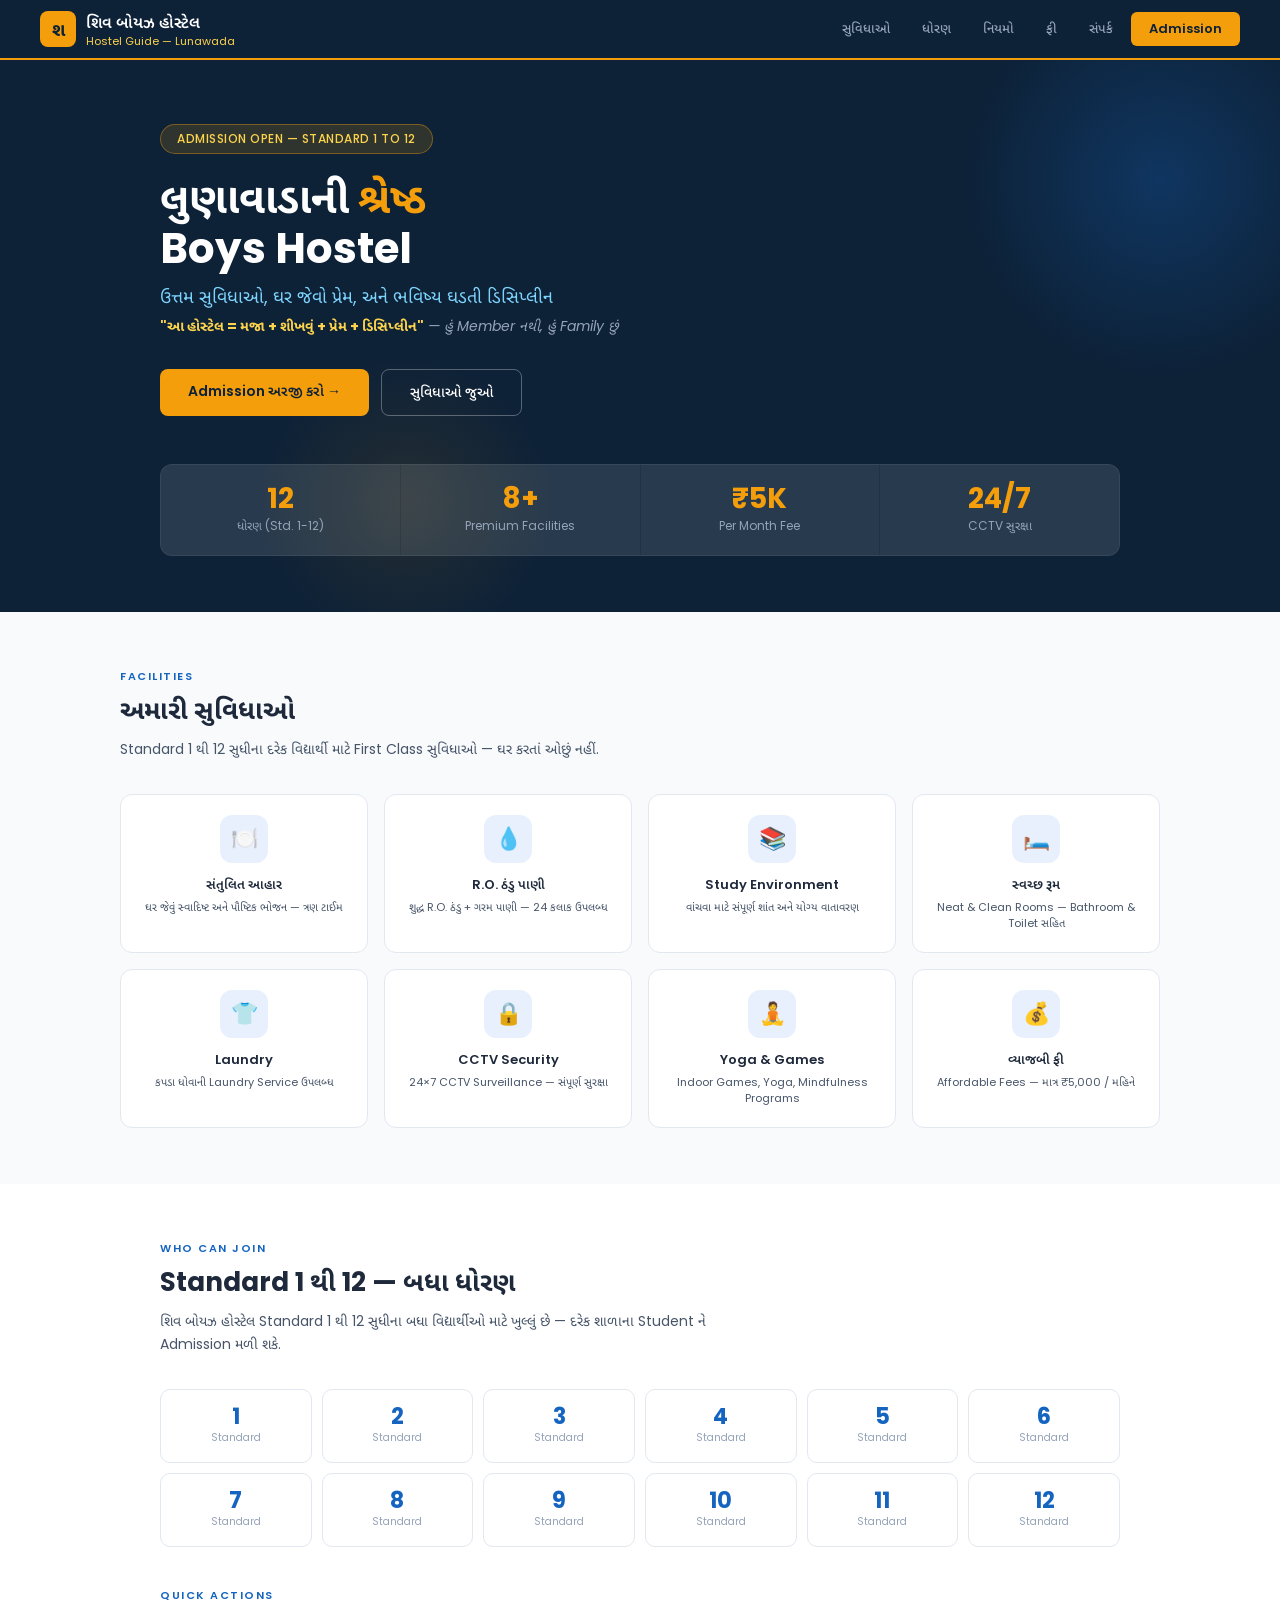
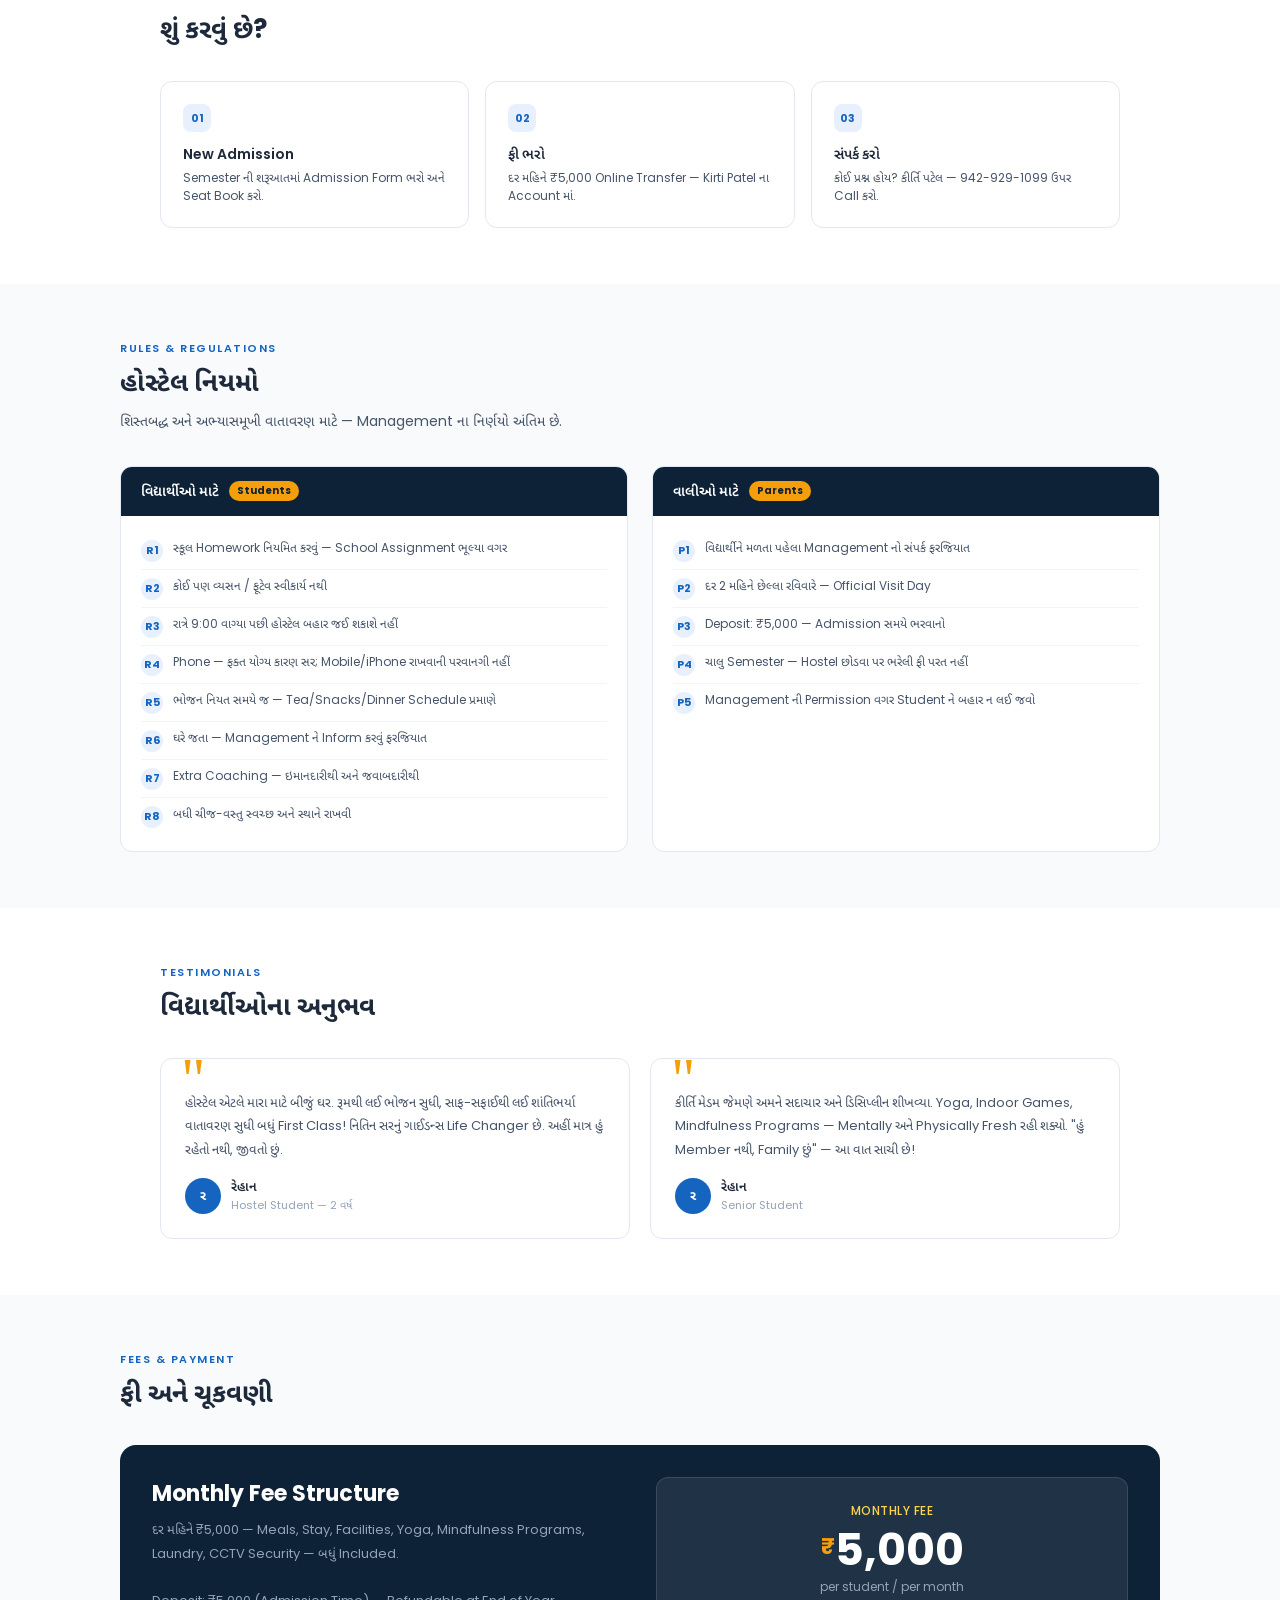
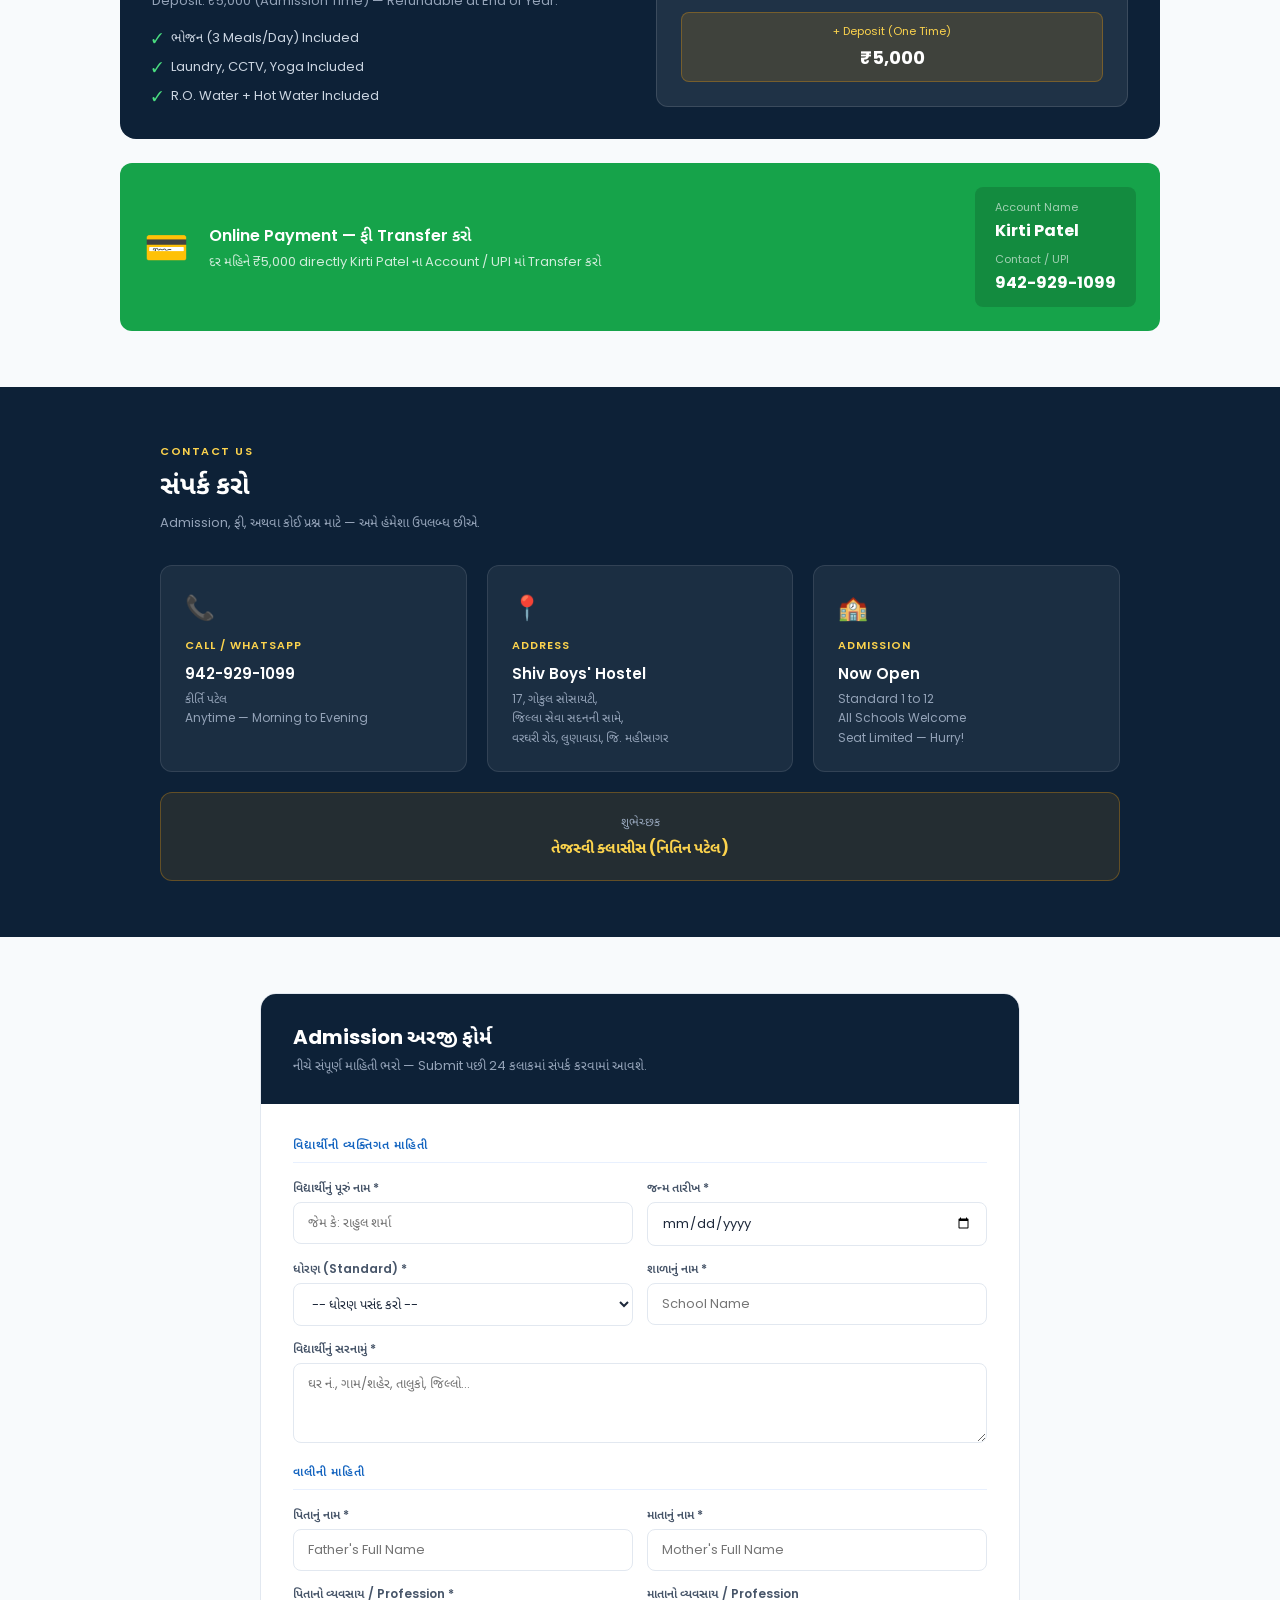
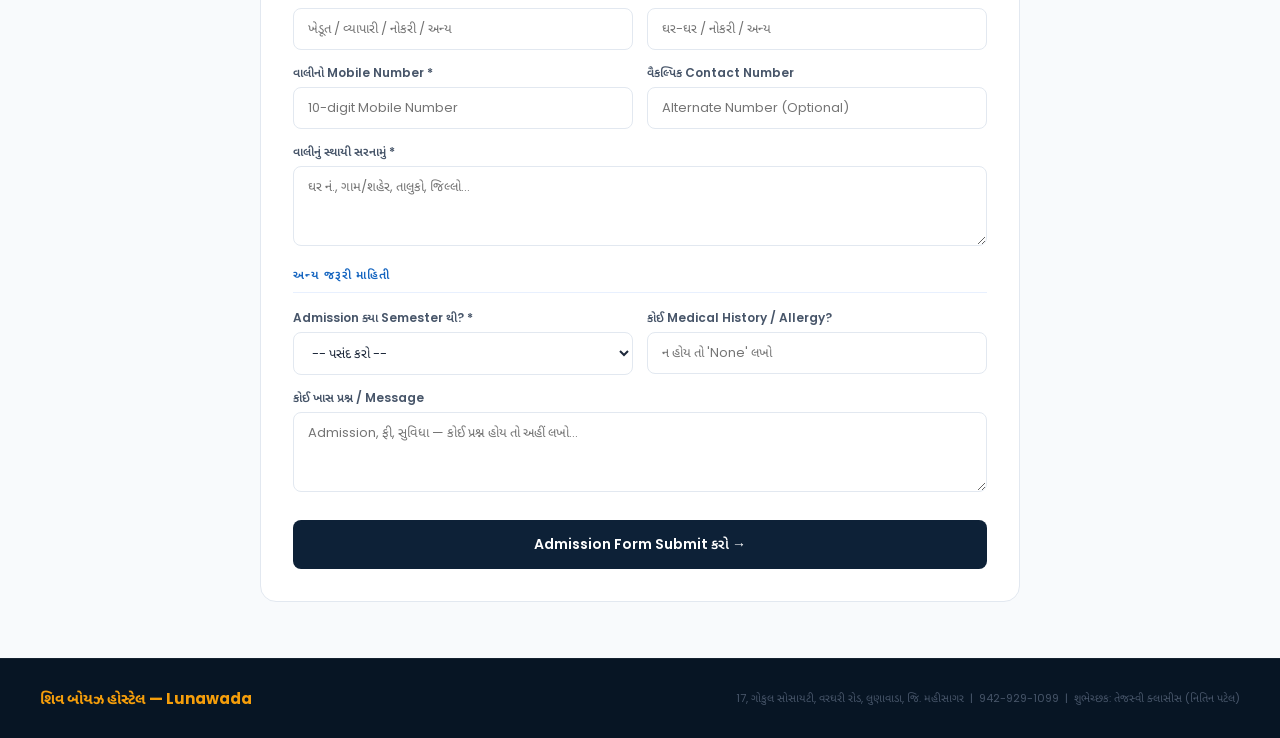
<file: shiv hostel firstwebsite.html>
<!DOCTYPE html>
<html lang="gu">
<head>
<meta charset="UTF-8">
<meta name="viewport" content="width=device-width, initial-scale=1.0">
<title>શિવ બોયઝ હોસ્ટેલ — Lunawada</title>
<link href="https://fonts.googleapis.com/css2?family=Noto+Sans+Gujarati:wght@400;500;700&family=Poppins:wght@300;400;500;600;700&display=swap" rel="stylesheet">
<style>
:root {
  --navy: #0d2137;
  --blue: #1565c0;
  --blue-light: #1976d2;
  --accent: #f59e0b;
  --accent-light: #fcd34d;
  --white: #ffffff;
  --gray-50: #f8fafc;
  --gray-100: #f1f5f9;
  --gray-200: #e2e8f0;
  --gray-400: #94a3b8;
  --gray-600: #475569;
  --gray-800: #1e293b;
  --green: #16a34a;
  --red: #dc2626;
  --font-main: 'Poppins', 'Noto Sans Gujarati', sans-serif;
}
* { margin:0; padding:0; box-sizing:border-box; }
body { font-family: var(--font-main); color: var(--gray-800); background: var(--white); }
a { text-decoration:none; color:inherit; }

/* NAV */
.nav {
  background: var(--navy);
  padding: 0 40px;
  display: flex;
  align-items: center;
  justify-content: space-between;
  height: 60px;
  position: sticky;
  top: 0;
  z-index: 1000;
  border-bottom: 2px solid var(--accent);
}
.nav-logo {
  display: flex;
  align-items: center;
  gap: 10px;
  color: var(--white);
}
.nav-logo-icon {
  width: 36px; height: 36px;
  background: var(--accent);
  border-radius: 8px;
  display: flex; align-items: center; justify-content: center;
  font-size: 18px; font-weight: 700; color: var(--navy);
}
.nav-logo-text { font-size: 16px; font-weight: 600; color: var(--white); }
.nav-logo-sub { font-size: 11px; color: var(--accent-light); display: block; line-height: 1.2; }
.nav-links { display: flex; align-items: center; gap: 4px; }
.nav-links a {
  color: #94a3b8;
  font-size: 13px;
  font-weight: 500;
  padding: 6px 14px;
  border-radius: 6px;
  transition: all 0.2s;
}
.nav-links a:hover { background: rgba(255,255,255,0.1); color: var(--white); }
.nav-cta {
  background: var(--accent) !important;
  color: var(--navy) !important;
  font-weight: 600 !important;
  padding: 7px 18px !important;
}
.nav-cta:hover { background: var(--accent-light) !important; }

/* HERO */
.hero {
  background: var(--navy);
  padding: 64px 40px 56px;
  position: relative;
  overflow: hidden;
}
.hero::before {
  content: '';
  position: absolute;
  top: -80px; right: -80px;
  width: 400px; height: 400px;
  background: radial-gradient(circle, rgba(21,101,192,0.3) 0%, transparent 70%);
  pointer-events: none;
}
.hero::after {
  content: '';
  position: absolute;
  bottom: -40px; left: 20%;
  width: 300px; height: 300px;
  background: radial-gradient(circle, rgba(245,158,11,0.1) 0%, transparent 70%);
  pointer-events: none;
}
.hero-inner { max-width: 960px; margin: 0 auto; position: relative; z-index: 1; }
.hero-tag {
  display: inline-block;
  background: rgba(245,158,11,0.15);
  border: 1px solid rgba(245,158,11,0.4);
  color: var(--accent-light);
  font-size: 12px;
  font-weight: 500;
  padding: 5px 16px;
  border-radius: 20px;
  margin-bottom: 20px;
  letter-spacing: 0.5px;
  text-transform: uppercase;
}
.hero h1 {
  font-size: 42px;
  font-weight: 700;
  color: var(--white);
  line-height: 1.2;
  margin-bottom: 8px;
}
.hero h1 span { color: var(--accent); }
.hero-sub {
  font-size: 18px;
  color: #7dd3fc;
  margin-bottom: 6px;
  font-weight: 400;
}
.hero-quote {
  font-size: 14px;
  color: #94a3b8;
  margin-bottom: 32px;
  font-style: italic;
}
.hero-quote strong { color: var(--accent-light); font-style: normal; }
.hero-btns { display: flex; gap: 12px; flex-wrap: wrap; margin-bottom: 48px; }
.btn-primary {
  background: var(--accent);
  color: var(--navy);
  font-weight: 600;
  font-size: 14px;
  padding: 12px 28px;
  border-radius: 8px;
  transition: all 0.2s;
  cursor: pointer;
  border: none;
  display: inline-block;
}
.btn-primary:hover { background: var(--accent-light); transform: translateY(-1px); }
.btn-outline {
  background: transparent;
  color: var(--white);
  font-weight: 500;
  font-size: 14px;
  padding: 12px 28px;
  border-radius: 8px;
  border: 1.5px solid rgba(255,255,255,0.3);
  transition: all 0.2s;
  cursor: pointer;
  display: inline-block;
}
.btn-outline:hover { border-color: var(--white); background: rgba(255,255,255,0.08); }
.hero-stats {
  display: grid;
  grid-template-columns: repeat(4, 1fr);
  gap: 1px;
  background: rgba(255,255,255,0.08);
  border-radius: 12px;
  overflow: hidden;
  border: 1px solid rgba(255,255,255,0.1);
}
.stat-item {
  background: rgba(255,255,255,0.04);
  padding: 20px;
  text-align: center;
}
.stat-num {
  font-size: 28px;
  font-weight: 700;
  color: var(--accent);
  line-height: 1;
  margin-bottom: 4px;
}
.stat-label { font-size: 12px; color: #94a3b8; }

/* SECTIONS */
.section { padding: 56px 40px; max-width: 1040px; margin: 0 auto; }
.section-alt { background: var(--gray-50); padding: 56px 40px; }
.section-alt .section { padding: 0; background: none; }
.section-header { margin-bottom: 32px; }
.section-label {
  font-size: 11px;
  font-weight: 600;
  letter-spacing: 1.5px;
  text-transform: uppercase;
  color: var(--blue);
  margin-bottom: 6px;
}
.section-title { font-size: 26px; font-weight: 700; color: var(--gray-800); margin-bottom: 8px; }
.section-desc { font-size: 14px; color: var(--gray-600); max-width: 560px; line-height: 1.7; }

/* FACILITIES GRID */
.facility-grid {
  display: grid;
  grid-template-columns: repeat(4, 1fr);
  gap: 16px;
}
.facility-card {
  background: var(--white);
  border: 1px solid var(--gray-200);
  border-radius: 12px;
  padding: 20px 16px;
  transition: all 0.2s;
  text-align: center;
}
.facility-card:hover { border-color: var(--blue-light); box-shadow: 0 4px 20px rgba(21,101,192,0.1); transform: translateY(-2px); }
.facility-icon {
  width: 48px; height: 48px;
  background: #e8f0fe;
  border-radius: 12px;
  display: flex; align-items: center; justify-content: center;
  font-size: 22px;
  margin: 0 auto 12px;
}
.facility-name { font-size: 13px; font-weight: 600; color: var(--gray-800); margin-bottom: 4px; }
.facility-desc { font-size: 11px; color: var(--gray-600); line-height: 1.5; }

/* RULES TABLE */
.rules-grid { display: grid; grid-template-columns: 1fr 1fr; gap: 24px; }
.rules-box {
  background: var(--white);
  border: 1px solid var(--gray-200);
  border-radius: 12px;
  overflow: hidden;
}
.rules-box-header {
  background: var(--navy);
  padding: 14px 20px;
  display: flex;
  align-items: center;
  gap: 10px;
}
.rules-box-header h3 { font-size: 14px; font-weight: 600; color: var(--white); }
.rules-box-header .badge {
  background: var(--accent);
  color: var(--navy);
  font-size: 10px;
  font-weight: 700;
  padding: 2px 8px;
  border-radius: 10px;
}
.rules-list { padding: 16px 20px; }
.rule-item {
  display: flex;
  gap: 10px;
  padding: 7px 0;
  border-bottom: 1px solid var(--gray-100);
  align-items: flex-start;
}
.rule-item:last-child { border-bottom: none; }
.rule-num {
  min-width: 22px; height: 22px;
  background: #e8f0fe;
  color: var(--blue);
  border-radius: 50%;
  font-size: 11px;
  font-weight: 700;
  display: flex; align-items: center; justify-content: center;
  margin-top: 1px;
}
.rule-text { font-size: 12px; color: var(--gray-600); line-height: 1.5; }

/* STD GRID */
.std-grid { display: grid; grid-template-columns: repeat(6, 1fr); gap: 10px; margin-bottom: 20px; }
.std-card {
  background: var(--white);
  border: 1.5px solid var(--gray-200);
  border-radius: 10px;
  padding: 16px 8px;
  text-align: center;
  transition: all 0.2s;
  cursor: default;
}
.std-card:hover { border-color: var(--accent); background: #fffbeb; }
.std-card-num { font-size: 22px; font-weight: 700; color: var(--blue); line-height: 1; }
.std-card-label { font-size: 10px; color: var(--gray-400); margin-top: 2px; }

/* TESTIMONIAL */
.testimonial-grid { display: grid; grid-template-columns: 1fr 1fr; gap: 20px; }
.testimonial-card {
  background: var(--white);
  border: 1px solid var(--gray-200);
  border-radius: 12px;
  padding: 24px;
  position: relative;
}
.testimonial-card::before {
  content: '"';
  position: absolute;
  top: -10px; left: 20px;
  font-size: 60px;
  color: var(--accent);
  line-height: 1;
  font-family: Georgia, serif;
}
.testimonial-text { font-size: 13px; color: var(--gray-600); line-height: 1.8; margin-bottom: 16px; padding-top: 8px; }
.testimonial-author { display: flex; align-items: center; gap: 10px; }
.testimonial-avatar {
  width: 36px; height: 36px;
  background: var(--blue);
  border-radius: 50%;
  display: flex; align-items: center; justify-content: center;
  font-size: 13px; font-weight: 700; color: var(--white);
}
.testimonial-name { font-size: 13px; font-weight: 600; color: var(--gray-800); }
.testimonial-role { font-size: 11px; color: var(--gray-400); }

/* FEE SECTION */
.fee-card {
  background: var(--navy);
  border-radius: 16px;
  padding: 32px;
  display: grid;
  grid-template-columns: 1fr 1fr;
  gap: 32px;
  align-items: center;
}
.fee-left h2 { font-size: 22px; font-weight: 700; color: var(--white); margin-bottom: 8px; }
.fee-left p { font-size: 13px; color: #94a3b8; line-height: 1.7; }
.fee-amount-box {
  background: rgba(255,255,255,0.08);
  border: 1px solid rgba(255,255,255,0.12);
  border-radius: 12px;
  padding: 24px;
  text-align: center;
}
.fee-per-month { font-size: 12px; color: var(--accent-light); margin-bottom: 8px; font-weight: 500; text-transform: uppercase; letter-spacing: 0.5px; }
.fee-amount { font-size: 44px; font-weight: 700; color: var(--white); line-height: 1; }
.fee-amount span { font-size: 22px; color: var(--accent); vertical-align: top; margin-top: 8px; display: inline-block; }
.fee-note { font-size: 12px; color: #94a3b8; margin-top: 6px; }

/* PAYMENT */
.payment-box {
  background: var(--green);
  border-radius: 12px;
  padding: 24px;
  margin-top: 24px;
  display: flex;
  align-items: center;
  gap: 20px;
  flex-wrap: wrap;
}
.payment-icon { font-size: 36px; }
.payment-info { flex: 1; }
.payment-info h3 { font-size: 16px; font-weight: 600; color: var(--white); margin-bottom: 4px; }
.payment-info p { font-size: 13px; color: rgba(255,255,255,0.8); }
.payment-detail {
  background: rgba(0,0,0,0.15);
  border-radius: 8px;
  padding: 12px 20px;
  color: var(--white);
}
.payment-detail div { font-size: 11px; color: rgba(255,255,255,0.6); margin-bottom: 2px; }
.payment-detail strong { font-size: 16px; font-weight: 700; }

/* CONTACT */
.contact-section {
  background: var(--navy);
  padding: 56px 40px;
}
.contact-inner { max-width: 960px; margin: 0 auto; }
.contact-grid { display: grid; grid-template-columns: 1fr 1fr 1fr; gap: 20px; margin-top: 32px; }
.contact-card {
  background: rgba(255,255,255,0.06);
  border: 1px solid rgba(255,255,255,0.1);
  border-radius: 12px;
  padding: 24px;
}
.contact-card-icon { font-size: 24px; margin-bottom: 12px; }
.contact-card-label { font-size: 11px; font-weight: 600; text-transform: uppercase; letter-spacing: 1px; color: var(--accent-light); margin-bottom: 8px; }
.contact-card-value { font-size: 15px; font-weight: 600; color: var(--white); margin-bottom: 4px; }
.contact-card-sub { font-size: 12px; color: #94a3b8; line-height: 1.6; }
.shubhechak-box {
  background: rgba(245,158,11,0.1);
  border: 1px solid rgba(245,158,11,0.3);
  border-radius: 12px;
  padding: 20px;
  margin-top: 20px;
  text-align: center;
}
.shubhechak-box p { font-size: 12px; color: #94a3b8; margin-bottom: 4px; }
.shubhechak-box strong { font-size: 15px; color: var(--accent-light); }

/* FORM */
.form-section { padding: 56px 40px; background: var(--gray-50); }
.form-wrapper {
  max-width: 760px;
  margin: 0 auto;
  background: var(--white);
  border: 1px solid var(--gray-200);
  border-radius: 16px;
  overflow: hidden;
}
.form-header {
  background: var(--navy);
  padding: 28px 32px;
}
.form-header h2 { font-size: 20px; font-weight: 700; color: var(--white); margin-bottom: 4px; }
.form-header p { font-size: 13px; color: #94a3b8; }
.form-body { padding: 32px; }
.form-section-label {
  font-size: 12px;
  font-weight: 600;
  text-transform: uppercase;
  letter-spacing: 1px;
  color: var(--blue);
  margin: 0 0 16px;
  padding-bottom: 8px;
  border-bottom: 1.5px solid #e8f0fe;
}
.form-grid { display: grid; grid-template-columns: 1fr 1fr; gap: 14px; margin-bottom: 20px; }
.form-group { display: flex; flex-direction: column; gap: 5px; }
.form-group.full { grid-column: 1 / -1; }
label { font-size: 12px; font-weight: 600; color: var(--gray-600); }
input, select, textarea {
  padding: 10px 14px;
  border: 1.5px solid var(--gray-200);
  border-radius: 8px;
  font-size: 13px;
  font-family: var(--font-main);
  color: var(--gray-800);
  background: var(--white);
  outline: none;
  transition: border 0.2s;
  width: 100%;
}
input:focus, select:focus, textarea:focus { border-color: var(--blue); }
textarea { resize: vertical; min-height: 80px; }
.submit-btn {
  background: var(--navy);
  color: var(--white);
  border: none;
  padding: 14px 40px;
  border-radius: 8px;
  font-size: 14px;
  font-weight: 600;
  font-family: var(--font-main);
  cursor: pointer;
  width: 100%;
  margin-top: 8px;
  transition: background 0.2s;
}
.submit-btn:hover { background: var(--blue); }
.success-msg {
  display: none;
  background: #f0fdf4;
  border: 1px solid #86efac;
  border-radius: 8px;
  padding: 16px;
  text-align: center;
  margin-top: 16px;
  font-size: 14px;
  color: var(--green);
}

/* FOOTER */
footer {
  background: #071524;
  padding: 28px 40px;
  display: flex;
  align-items: center;
  justify-content: space-between;
  flex-wrap: wrap;
  gap: 12px;
  border-top: 1px solid rgba(255,255,255,0.06);
}
.footer-logo { color: var(--accent); font-size: 15px; font-weight: 700; }
.footer-text { font-size: 11px; color: #475569; }

/* QUICK ACTIONS */
.quick-grid { display: grid; grid-template-columns: repeat(3, 1fr); gap: 16px; }
.quick-card {
  background: var(--white);
  border: 1px solid var(--gray-200);
  border-radius: 12px;
  padding: 22px;
  transition: all 0.2s;
  cursor: pointer;
  text-decoration: none;
  display: block;
}
.quick-card:hover { border-color: var(--blue-light); box-shadow: 0 4px 16px rgba(21,101,192,0.1); transform: translateY(-2px); }
.quick-num {
  font-size: 11px;
  font-weight: 700;
  color: var(--blue);
  background: #e8f0fe;
  width: 28px; height: 28px;
  border-radius: 8px;
  display: flex; align-items: center; justify-content: center;
  margin-bottom: 12px;
}
.quick-title { font-size: 14px; font-weight: 600; color: var(--gray-800); margin-bottom: 4px; }
.quick-desc { font-size: 12px; color: var(--gray-600); line-height: 1.5; }

@media (max-width: 768px) {
  .nav { padding: 0 16px; }
  .nav-links { display: none; }
  .hero { padding: 40px 16px; }
  .hero h1 { font-size: 28px; }
  .hero-stats { grid-template-columns: repeat(2,1fr); }
  .section { padding: 40px 16px; }
  .section-alt { padding: 40px 16px; }
  .facility-grid { grid-template-columns: repeat(2,1fr); }
  .rules-grid { grid-template-columns: 1fr; }
  .std-grid { grid-template-columns: repeat(3,1fr); }
  .testimonial-grid { grid-template-columns: 1fr; }
  .fee-card { grid-template-columns: 1fr; }
  .contact-grid { grid-template-columns: 1fr; }
  .contact-section { padding: 40px 16px; }
  .form-section { padding: 40px 16px; }
  .form-body { padding: 20px; }
  .form-grid { grid-template-columns: 1fr; }
  .quick-grid { grid-template-columns: 1fr; }
  footer { padding: 20px 16px; flex-direction: column; align-items: flex-start; }
}
</style>
</head>
<body>

<!-- NAV -->
<nav class="nav">
  <div class="nav-logo">
    <div class="nav-logo-icon">શ</div>
    <div>
      <span class="nav-logo-text">શિવ બોયઝ હોસ્ટેલ</span>
      <span class="nav-logo-sub">Hostel Guide — Lunawada</span>
    </div>
  </div>
  <div class="nav-links">
    <a href="#facilities">સુવિધાઓ</a>
    <a href="#standards">ધોરણ</a>
    <a href="#rules">નિયમો</a>
    <a href="#fees">ફી</a>
    <a href="#contact">સંપર્ક</a>
    <a href="#admission" class="nav-cta">Admission</a>
  </div>
</nav>

<!-- HERO -->
<section class="hero">
  <div class="hero-inner">
    <div class="hero-tag">Admission Open — Standard 1 to 12</div>
    <h1>લુણાવાડાની <span>શ્રેષ્ઠ</span><br>Boys Hostel</h1>
    <p class="hero-sub">ઉત્તમ સુવિધાઓ, ઘર જેવો પ્રેમ, અને ભવિષ્ય ઘડતી ડિસિપ્લીન</p>
    <p class="hero-quote"><strong>"આ હોસ્ટેલ = મજા + શીખવું + પ્રેમ + ડિસિપ્લીન"</strong> — હું Member નથી, હું Family છું</p>
    <div class="hero-btns">
      <a href="#admission" class="btn-primary">Admission અરજી કરો →</a>
      <a href="#facilities" class="btn-outline">સુવિધાઓ જુઓ</a>
    </div>
    <div class="hero-stats">
      <div class="stat-item">
        <div class="stat-num">12</div>
        <div class="stat-label">ધોરણ (Std. 1-12)</div>
      </div>
      <div class="stat-item">
        <div class="stat-num">8+</div>
        <div class="stat-label">Premium Facilities</div>
      </div>
      <div class="stat-item">
        <div class="stat-num">₹5K</div>
        <div class="stat-label">Per Month Fee</div>
      </div>
      <div class="stat-item">
        <div class="stat-num">24/7</div>
        <div class="stat-label">CCTV સુરક્ષા</div>
      </div>
    </div>
  </div>
</section>

<!-- FACILITIES -->
<section class="section-alt" id="facilities">
  <div class="section">
    <div class="section-header">
      <div class="section-label">Facilities</div>
      <div class="section-title">અમારી સુવિધાઓ</div>
      <div class="section-desc">Standard 1 થી 12 સુધીના દરેક વિદ્યાર્થી માટે First Class સુવિધાઓ — ઘર કરતાં ઓછું નહીં.</div>
    </div>
    <div class="facility-grid">
      <div class="facility-card">
        <div class="facility-icon">🍽️</div>
        <div class="facility-name">સંતુલિત આહાર</div>
        <div class="facility-desc">ઘર જેવું સ્વાદિષ્ટ અને પૌષ્ટિક ભોજન — ત્રણ ટાઈમ</div>
      </div>
      <div class="facility-card">
        <div class="facility-icon">💧</div>
        <div class="facility-name">R.O. ઠંડુ પાણી</div>
        <div class="facility-desc">શુદ્ધ R.O. ઠંડુ + ગરમ પાણી — 24 કલાક ઉપલબ્ધ</div>
      </div>
      <div class="facility-card">
        <div class="facility-icon">📚</div>
        <div class="facility-name">Study Environment</div>
        <div class="facility-desc">વાંચવા માટે સંપૂર્ણ શાંત અને યોગ્ય વાતાવરણ</div>
      </div>
      <div class="facility-card">
        <div class="facility-icon">🛏️</div>
        <div class="facility-name">સ્વચ્છ રૂમ</div>
        <div class="facility-desc">Neat & Clean Rooms — Bathroom & Toilet સહિત</div>
      </div>
      <div class="facility-card">
        <div class="facility-icon">👕</div>
        <div class="facility-name">Laundry</div>
        <div class="facility-desc">કપડા ધોવાની Laundry Service ઉપલબ્ધ</div>
      </div>
      <div class="facility-card">
        <div class="facility-icon">🔒</div>
        <div class="facility-name">CCTV Security</div>
        <div class="facility-desc">24×7 CCTV Surveillance — સંપૂર્ણ સુરક્ષા</div>
      </div>
      <div class="facility-card">
        <div class="facility-icon">🧘</div>
        <div class="facility-name">Yoga & Games</div>
        <div class="facility-desc">Indoor Games, Yoga, Mindfulness Programs</div>
      </div>
      <div class="facility-card">
        <div class="facility-icon">💰</div>
        <div class="facility-name">વ્યાજબી ફી</div>
        <div class="facility-desc">Affordable Fees — માત્ર ₹5,000 / મહિને</div>
      </div>
    </div>
  </div>
</section>

<!-- STANDARDS -->
<section class="section" id="standards">
  <div class="section-header">
    <div class="section-label">Who Can Join</div>
    <div class="section-title">Standard 1 થી 12 — બધા ધોરણ</div>
    <div class="section-desc">શિવ બોયઝ હોસ્ટેલ Standard 1 થી 12 સુધીના બધા વિદ્યાર્થીઓ માટે ખુલ્લું છે — દરેક શાળાના Student ને Admission મળી શકે.</div>
  </div>
  <div class="std-grid">
    <div class="std-card"><div class="std-card-num">1</div><div class="std-card-label">Standard</div></div>
    <div class="std-card"><div class="std-card-num">2</div><div class="std-card-label">Standard</div></div>
    <div class="std-card"><div class="std-card-num">3</div><div class="std-card-label">Standard</div></div>
    <div class="std-card"><div class="std-card-num">4</div><div class="std-card-label">Standard</div></div>
    <div class="std-card"><div class="std-card-num">5</div><div class="std-card-label">Standard</div></div>
    <div class="std-card"><div class="std-card-num">6</div><div class="std-card-label">Standard</div></div>
    <div class="std-card"><div class="std-card-num">7</div><div class="std-card-label">Standard</div></div>
    <div class="std-card"><div class="std-card-num">8</div><div class="std-card-label">Standard</div></div>
    <div class="std-card"><div class="std-card-num">9</div><div class="std-card-label">Standard</div></div>
    <div class="std-card"><div class="std-card-num">10</div><div class="std-card-label">Standard</div></div>
    <div class="std-card"><div class="std-card-num">11</div><div class="std-card-label">Standard</div></div>
    <div class="std-card"><div class="std-card-num">12</div><div class="std-card-label">Standard</div></div>
  </div>

  <div class="section-header" style="margin-top:40px;">
    <div class="section-label">Quick Actions</div>
    <div class="section-title">શું કરવું છે?</div>
  </div>
  <div class="quick-grid">
    <a href="#admission" class="quick-card">
      <div class="quick-num">01</div>
      <div class="quick-title">New Admission</div>
      <div class="quick-desc">Semester ની શરૂઆતમાં Admission Form ભરો અને Seat Book કરો.</div>
    </a>
    <a href="#fees" class="quick-card">
      <div class="quick-num">02</div>
      <div class="quick-title">ફી ભરો</div>
      <div class="quick-desc">દર મહિને ₹5,000 Online Transfer — Kirti Patel ના Account માં.</div>
    </a>
    <a href="#contact" class="quick-card">
      <div class="quick-num">03</div>
      <div class="quick-title">સંપર્ક કરો</div>
      <div class="quick-desc">કોઈ પ્રશ્ન હોય? કીર્તિ પટેલ — 942-929-1099 ઉપર Call કરો.</div>
    </a>
  </div>
</section>

<!-- RULES -->
<section class="section-alt" id="rules">
  <div class="section">
    <div class="section-header">
      <div class="section-label">Rules & Regulations</div>
      <div class="section-title">હોસ્ટેલ નિયમો</div>
      <div class="section-desc">શિસ્તબદ્ધ અને અભ્યાસમૂખી વાતાવરણ માટે — Management ના નિર્ણયો અંતિમ છે.</div>
    </div>
    <div class="rules-grid">
      <div class="rules-box">
        <div class="rules-box-header">
          <h3>વિદ્યાર્થીઓ માટે</h3>
          <span class="badge">Students</span>
        </div>
        <div class="rules-list">
          <div class="rule-item"><div class="rule-num">R1</div><div class="rule-text">સ્કૂલ Homework નિયમિત કરવું — School Assignment ભૂલ્યા વગર</div></div>
          <div class="rule-item"><div class="rule-num">R2</div><div class="rule-text">કોઈ પણ વ્યસન / ફૂટેવ સ્વીકાર્ય નથી</div></div>
          <div class="rule-item"><div class="rule-num">R3</div><div class="rule-text">રાત્રે 9:00 વાગ્યા પછી હોસ્ટેલ બહાર જઈ શકાશે નહીં</div></div>
          <div class="rule-item"><div class="rule-num">R4</div><div class="rule-text">Phone — ફક્ત યોગ્ય કારણ સર; Mobile/iPhone રાખવાની પરવાનગી નહીં</div></div>
          <div class="rule-item"><div class="rule-num">R5</div><div class="rule-text">ભોજન નિયત સમયે જ — Tea/Snacks/Dinner Schedule પ્રમાણે</div></div>
          <div class="rule-item"><div class="rule-num">R6</div><div class="rule-text">ઘરે જતા — Management ને Inform કરવું ફરજિયાત</div></div>
          <div class="rule-item"><div class="rule-num">R7</div><div class="rule-text">Extra Coaching — ઇમાનદારીથી અને જવાબદારીથી</div></div>
          <div class="rule-item"><div class="rule-num">R8</div><div class="rule-text">બધી ચીજ-વસ્તુ સ્વચ્છ અને સ્થાને રાખવી</div></div>
        </div>
      </div>
      <div class="rules-box">
        <div class="rules-box-header">
          <h3>વાલીઓ માટે</h3>
          <span class="badge">Parents</span>
        </div>
        <div class="rules-list">
          <div class="rule-item"><div class="rule-num">P1</div><div class="rule-text">વિદ્યાર્થીને મળતા પહેલા Management નો સંપર્ક ફરજિયાત</div></div>
          <div class="rule-item"><div class="rule-num">P2</div><div class="rule-text">દર 2 મહિને છેલ્લા રવિવારે — Official Visit Day</div></div>
          <div class="rule-item"><div class="rule-num">P3</div><div class="rule-text">Deposit: ₹5,000 — Admission સમયે ભરવાનો</div></div>
          <div class="rule-item"><div class="rule-num">P4</div><div class="rule-text">ચાલુ Semester — Hostel છોડવા પર ભરેલી ફી પરત નહીં</div></div>
          <div class="rule-item"><div class="rule-num">P5</div><div class="rule-text">Management ની Permission વગર Student ને બહાર ન લઈ જવો</div></div>
        </div>
      </div>
    </div>
  </div>
</section>

<!-- TESTIMONIALS -->
<section class="section">
  <div class="section-header">
    <div class="section-label">Testimonials</div>
    <div class="section-title">વિદ્યાર્થીઓના અનુભવ</div>
  </div>
  <div class="testimonial-grid">
    <div class="testimonial-card">
      <p class="testimonial-text">હોસ્ટેલ એટલે મારા માટે બીજું ઘર. રૂમથી લઈ ભોજન સુધી, સાફ-સફાઈથી લઈ શાંતિભર્યા વાતાવરણ સુધી બધું First Class! નિતિન સરનું ગાઈડન્સ Life Changer છે. અહીં માત્ર હું રહેતો નથી, જીવતો છું.</p>
      <div class="testimonial-author">
        <div class="testimonial-avatar">ર</div>
        <div>
          <div class="testimonial-name">રેહાન</div>
          <div class="testimonial-role">Hostel Student — 2 વર્ષ</div>
        </div>
      </div>
    </div>
    <div class="testimonial-card">
      <p class="testimonial-text">કીર્તિ મેડમ જેમણે અમને સદાચાર અને ડિસિપ્લીન શીખવ્યા. Yoga, Indoor Games, Mindfulness Programs — Mentally અને Physically Fresh રહી શક્યો. "હું Member નથી, Family છું" — આ વાત સાચી છે!</p>
      <div class="testimonial-author">
        <div class="testimonial-avatar">ર</div>
        <div>
          <div class="testimonial-name">રેહાન</div>
          <div class="testimonial-role">Senior Student</div>
        </div>
      </div>
    </div>
  </div>
</section>

<!-- FEE + PAYMENT -->
<section class="section-alt" id="fees">
  <div class="section">
    <div class="section-header">
      <div class="section-label">Fees & Payment</div>
      <div class="section-title">ફી અને ચૂકવણી</div>
    </div>
    <div class="fee-card">
      <div class="fee-left">
        <h2>Monthly Fee Structure</h2>
        <p style="color:#94a3b8;font-size:13px;line-height:1.8;margin-bottom:16px;">દર મહિને ₹5,000 — Meals, Stay, Facilities, Yoga, Mindfulness Programs, Laundry, CCTV Security — બધું Included.<br><br>Deposit: ₹5,000 (Admission Time) — Refundable at End of Year.</p>
        <div style="display:flex;flex-direction:column;gap:8px;">
          <div style="display:flex;align-items:center;gap:8px;"><span style="color:#4ade80;font-size:14px;">✓</span><span style="font-size:13px;color:#cbd5e1;">ભોજન (3 Meals/Day) Included</span></div>
          <div style="display:flex;align-items:center;gap:8px;"><span style="color:#4ade80;font-size:14px;">✓</span><span style="font-size:13px;color:#cbd5e1;">Laundry, CCTV, Yoga Included</span></div>
          <div style="display:flex;align-items:center;gap:8px;"><span style="color:#4ade80;font-size:14px;">✓</span><span style="font-size:13px;color:#cbd5e1;">R.O. Water + Hot Water Included</span></div>
        </div>
      </div>
      <div class="fee-amount-box">
        <div class="fee-per-month">Monthly Fee</div>
        <div class="fee-amount"><span>₹</span>5,000</div>
        <div class="fee-note">per student / per month</div>
        <div style="margin-top:16px;background:rgba(245,158,11,0.15);border:1px solid rgba(245,158,11,0.3);border-radius:8px;padding:10px;">
          <div style="font-size:11px;color:#fcd34d;margin-bottom:4px;">+ Deposit (One Time)</div>
          <div style="font-size:18px;font-weight:700;color:#fff;">₹5,000</div>
        </div>
      </div>
    </div>
    <div class="payment-box">
      <div class="payment-icon">💳</div>
      <div class="payment-info">
        <h3>Online Payment — ફી Transfer કરો</h3>
        <p>દર મહિને ₹5,000 directly Kirti Patel ના Account / UPI માં Transfer કરો</p>
      </div>
      <div class="payment-detail">
        <div>Account Name</div>
        <strong>Kirti Patel</strong>
        <div style="margin-top:8px;">Contact / UPI</div>
        <strong>942-929-1099</strong>
      </div>
    </div>
  </div>
</section>

<!-- CONTACT -->
<section class="contact-section" id="contact">
  <div class="contact-inner">
    <div class="section-label" style="color:var(--accent-light);">Contact Us</div>
    <div class="section-title" style="color:#fff;font-size:26px;">સંપર્ક કરો</div>
    <p style="font-size:13px;color:#94a3b8;margin-top:8px;">Admission, ફી, અથવા કોઈ પ્રશ્ન માટે — અમે હંમેશા ઉપલબ્ધ છીએ.</p>
    <div class="contact-grid">
      <div class="contact-card">
        <div class="contact-card-icon">📞</div>
        <div class="contact-card-label">Call / WhatsApp</div>
        <div class="contact-card-value">942-929-1099</div>
        <div class="contact-card-sub">કીર્તિ પટેલ<br>Anytime — Morning to Evening</div>
      </div>
      <div class="contact-card">
        <div class="contact-card-icon">📍</div>
        <div class="contact-card-label">Address</div>
        <div class="contact-card-value">Shiv Boys' Hostel</div>
        <div class="contact-card-sub">17, ગોકુલ સોસાયટી,<br>જિલ્લા સેવા સદનની સામે,<br>વરઘરી રોડ, લુણાવાડા, જિ. મહીસાગર</div>
      </div>
      <div class="contact-card">
        <div class="contact-card-icon">🏫</div>
        <div class="contact-card-label">Admission</div>
        <div class="contact-card-value">Now Open</div>
        <div class="contact-card-sub">Standard 1 to 12<br>All Schools Welcome<br>Seat Limited — Hurry!</div>
      </div>
    </div>
    <div class="shubhechak-box">
      <p>શુભેચ્છક</p>
      <strong>તેજસ્વી ક્લાસીસ (નિતિન પટેલ)</strong>
    </div>
  </div>
</section>

<!-- ADMISSION FORM -->
<section class="form-section" id="admission">
  <div class="form-wrapper">
    <div class="form-header">
      <h2>Admission અરજી ફોર્મ</h2>
      <p>નીચે સંપૂર્ણ માહિતી ભરો — Submit પછી 24 કલાકમાં સંપર્ક કરવામાં આવશે.</p>
    </div>
    <div class="form-body">

      <div class="form-section-label">વિદ્યાર્થીની વ્યક્તિગત માહિતી</div>
      <div class="form-grid">
        <div class="form-group">
          <label>વિદ્યાર્થીનું પૂરું નામ *</label>
          <input type="text" id="stu-name" placeholder="જેમ કે: રાહુલ શર્મા" required>
        </div>
        <div class="form-group">
          <label>જન્મ તારીખ *</label>
          <input type="date" id="stu-dob" required>
        </div>
        <div class="form-group">
          <label>ધોરણ (Standard) *</label>
          <select id="stu-std" required>
            <option value="">-- ધોરણ પસંદ કરો --</option>
            <option>Standard 1</option><option>Standard 2</option><option>Standard 3</option>
            <option>Standard 4</option><option>Standard 5</option><option>Standard 6</option>
            <option>Standard 7</option><option>Standard 8</option><option>Standard 9</option>
            <option>Standard 10</option><option>Standard 11</option><option>Standard 12</option>
          </select>
        </div>
        <div class="form-group">
          <label>શાળાનું નામ *</label>
          <input type="text" id="stu-school" placeholder="School Name" required>
        </div>
        <div class="form-group full">
          <label>વિદ્યાર્થીનું સરનામું *</label>
          <textarea id="stu-addr" placeholder="ઘર નં., ગામ/શહેર, તાલુકો, જિલ્લો..."></textarea>
        </div>
      </div>

      <div class="form-section-label">વાલીની માહિતી</div>
      <div class="form-grid">
        <div class="form-group">
          <label>પિતાનું નામ *</label>
          <input type="text" id="father-name" placeholder="Father's Full Name" required>
        </div>
        <div class="form-group">
          <label>માતાનું નામ *</label>
          <input type="text" id="mother-name" placeholder="Mother's Full Name" required>
        </div>
        <div class="form-group">
          <label>પિતાનો વ્યવસાય / Profession *</label>
          <input type="text" id="father-prof" placeholder="ખેડૂત / વ્યાપારી / નોકરી / અન્ય" required>
        </div>
        <div class="form-group">
          <label>માતાનો વ્યવસાય / Profession</label>
          <input type="text" id="mother-prof" placeholder="ઘર-ઘર / નોકરી / અન્ય">
        </div>
        <div class="form-group">
          <label>વાલીનો Mobile Number *</label>
          <input type="tel" id="parent-mob" placeholder="10-digit Mobile Number" required>
        </div>
        <div class="form-group">
          <label>વૈકલ્પિક Contact Number</label>
          <input type="tel" id="alt-mob" placeholder="Alternate Number (Optional)">
        </div>
        <div class="form-group full">
          <label>વાલીનું સ્થાયી સરનામું *</label>
          <textarea id="parent-addr" placeholder="ઘર નં., ગામ/શહેર, તાલુકો, જિલ્લો..."></textarea>
        </div>
      </div>

      <div class="form-section-label">અન્ય જરૂરી માહિતી</div>
      <div class="form-grid">
        <div class="form-group">
          <label>Admission ક્યા Semester થી? *</label>
          <select id="sem-start" required>
            <option value="">-- પસંદ કરો --</option>
            <option>June 2025 (New Academic Year)</option>
            <option>July 2025</option>
            <option>August 2025</option>
            <option>January 2026</option>
            <option>Other</option>
          </select>
        </div>
        <div class="form-group">
          <label>કોઈ Medical History / Allergy?</label>
          <input type="text" id="medical" placeholder="ન હોય તો 'None' લખો">
        </div>
        <div class="form-group full">
          <label>કોઈ ખાસ પ્રશ્ન / Message</label>
          <textarea id="msg" placeholder="Admission, ફી, સુવિધા — કોઈ પ્રશ્ન હોય તો અહીં લખો..."></textarea>
        </div>
      </div>

      <button class="submit-btn" onclick="submitForm()">Admission Form Submit કરો →</button>

      <div class="success-msg" id="success-msg">
        ✅ તમારી અરજી સફળતાપૂર્વક Submit થઈ! અમે 24 કલાકમાં <strong>942-929-1099</strong> ઉપરથી સંપર્ક કરીશું. — Kirti Patel
      </div>
    </div>
  </div>
</section>

<!-- FOOTER -->
<footer>
  <div class="footer-logo">શિવ બોયઝ હોસ્ટેલ — Lunawada</div>
  <div class="footer-text">17, ગોકુલ સોસાયટી, વરઘરી રોડ, લુણાવાડા, જિ. મહીસાગર &nbsp;|&nbsp; 942-929-1099 &nbsp;|&nbsp; શુભેચ્છક: તેજસ્વી ક્લાસીસ (નિતિન પટેલ)</div>
</footer>

<script>
function submitForm() {
  const name = document.getElementById('stu-name').value.trim();
  const std = document.getElementById('stu-std').value;
  const parentMob = document.getElementById('parent-mob').value.trim();
  const fatherName = document.getElementById('father-name').value.trim();

  if (!name || !std || !parentMob || !fatherName) {
    alert('કૃપા કરીને બધી * ફરજિયાત Fields ભરો.');
    return;
  }
  document.getElementById('success-msg').style.display = 'block';
  document.querySelector('.submit-btn').disabled = true;
  document.querySelector('.submit-btn').textContent = 'Submit થઈ ગઈ ✓';
  document.querySelector('.submit-btn').style.background = '#16a34a';
  window.scrollTo({ top: document.getElementById('success-msg').offsetTop - 100, behavior: 'smooth' });
}

document.querySelectorAll('a[href^="#"]').forEach(a => {
  a.addEventListener('click', function(e) {
    const target = document.querySelector(this.getAttribute('href'));
    if (target) {
      e.preventDefault();
      target.scrollIntoView({ behavior: 'smooth', block: 'start' });
    }
  });
});
</script>
</body>
</html>
</file>
<file: style.css>
/* =============================================
   VIT MESS PORTAL — style.css
   ============================================= */

:root {
  --navy: #0f2c5e;
  --navy2: #1a3f7a;
  --gold: #b45309;
  --gold2: #d97706;
}

* { box-sizing: border-box; }

body {
  font-family: 'Karla', sans-serif;
  color: #1e293b;
  background: #fff;
  font-size: 15px;
}

h1,h2,h3,h4,h5,h6 { font-family: 'Playfair Display', serif; }

/* ---- NAVBAR ---- */
.site-navbar {
  background: var(--navy);
  padding: .7rem 0;
  border-bottom: 3px solid var(--gold2);
}
.brand-wrap { display:flex; align-items:center; gap:.75rem; text-decoration:none; }
.brand-mark {
  width:38px; height:38px;
  background: var(--gold2);
  border-radius: 6px;
  display:flex; align-items:center; justify-content:center;
  font-family:'Playfair Display',serif;
  font-weight:700; font-size:1.2rem;
  color: var(--navy);
  flex-shrink:0;
}
.brand-name {
  font-family:'Playfair Display',serif;
  font-weight:700; font-size:.95rem;
  color:#fff; line-height:1.2;
}
.brand-tagline {
  font-size:.65rem; color:var(--gold2);
  letter-spacing:.08rem; text-transform:uppercase; line-height:1;
}
.npill {
  color:rgba(255,255,255,.75) !important;
  border-radius:6px;
  padding:.4rem .9rem !important;
  font-size:.85rem;
  font-weight:600;
  transition: background .2s, color .2s;
}
.npill:hover, .npill.active {
  background: rgba(255,255,255,.12) !important;
  color:#fff !important;
}
.site-dropdown {
  border:none; border-radius:10px;
  box-shadow:0 8px 24px rgba(0,0,0,.14);
  overflow:hidden; min-width:220px;
}
.site-dropdown .dropdown-item {
  font-size:.85rem; font-weight:600; padding:.7rem 1.1rem;
  transition:background .15s;
}
.site-dropdown .dropdown-item:hover { background:#f1f5f9; color:var(--navy); }
.navbar-toggler { border:none; }
.navbar-toggler-icon { filter:invert(1); }

/* ---- HERO ---- */
.hero-wrap {
  background: linear-gradient(135deg, #0a1e3f 0%, var(--navy) 50%, #1a2e5a 100%);
  position:relative; overflow:hidden;
}
.hero-wrap::before {
  content:'';
  position:absolute; inset:0;
  background: repeating-linear-gradient(
    45deg,
    transparent,
    transparent 40px,
    rgba(255,255,255,.015) 40px,
    rgba(255,255,255,.015) 80px
  );
}
.hero-eyebrow {
  font-size:.75rem; font-weight:700; letter-spacing:.2rem;
  text-transform:uppercase; color:var(--gold2); margin-bottom:.75rem;
}
.hero-title {
  font-family:'Playfair Display',serif;
  font-weight:900; font-size:clamp(2.2rem,5vw,3.5rem);
  color:#fff; line-height:1.15; margin-bottom:1rem;
}
.hero-sub {
  color:rgba(255,255,255,.65); font-size:1.05rem;
  max-width:580px; line-height:1.75;
}
.btn-primary-solid {
  background: var(--gold2) !important; color:#fff !important;
  border:none; border-radius:8px; font-weight:700;
  transition: transform .15s, background .15s;
}
.btn-primary-solid:hover { background:var(--gold) !important; transform:translateY(-2px); }
.btn-outline-hero {
  border: 2px solid rgba(255,255,255,.4); color:#fff;
  border-radius:8px; font-weight:700; background:transparent;
  transition: border-color .15s, background .15s;
}
.btn-outline-hero:hover { border-color:#fff; background:rgba(255,255,255,.08); color:#fff; }

/* ---- STATS BAR ---- */
.stats-bar {
  background: var(--gold2);
  padding: 1.25rem 0;
}
.stat-item { padding: .75rem 1rem; border-right: 1px solid rgba(255,255,255,.2); }
.stat-item:last-child { border-right:none; }
.stat-num {
  font-family:'Playfair Display',serif;
  font-size:1.8rem; font-weight:900;
  color:#fff; line-height:1;
}
.stat-lbl { font-size:.72rem; font-weight:600; color:rgba(255,255,255,.75); text-transform:uppercase; letter-spacing:.05rem; margin-top:.2rem; }

/* ---- SECTIONS ---- */
.section-pad { padding: 4rem 0; }
.section-title {
  font-family:'Playfair Display',serif;
  font-weight:700; font-size:1.75rem; color:#0f2c5e;
}
.section-sub { color:#64748b; font-size:.95rem; max-width:580px; margin:0 auto; line-height:1.7; }
.section-head { }

/* ---- MESS CARDS ---- */
.mess-card {
  background:#fff;
  border:1px solid color-mix(in srgb, var(--c) 18%, transparent);
  border-top: 4px solid var(--c);
  border-radius:12px;
  box-shadow:0 2px 12px rgba(0,0,0,.06);
  padding:1.5rem;
  height:100%;
  display:flex; flex-direction:column;
  transition: box-shadow .2s, transform .2s;
}
.mess-card:hover { box-shadow:0 8px 24px rgba(0,0,0,.1); transform:translateY(-3px); }
.mess-card-top { flex:1; }
.mess-tag {
  display:inline-block;
  font-size:.68rem; font-weight:700; text-transform:uppercase; letter-spacing:.1rem;
  color:var(--c);
  background: color-mix(in srgb, var(--c) 10%, white);
  border-radius:4px; padding:.2rem .6rem; margin-bottom:.75rem;
}
.mess-card-title { font-size:1.2rem; font-family:'Playfair Display',serif; color:#0f172a; margin-bottom:.5rem; }
.mess-card-desc { font-size:.875rem; color:#64748b; line-height:1.6; }
.mess-card-footer { border-top:1px solid #f1f5f9; margin-top:1.25rem; padding-top:1.25rem; }
.mc-detail { display:flex; justify-content:space-between; font-size:.8rem; margin-bottom:.4rem; }
.mc-key { color:#94a3b8; font-weight:600; }
.mc-val { font-weight:700; color:#1e293b; }
.btn-card {
  display:inline-block; text-decoration:none;
  background: color-mix(in srgb, var(--bc) 12%, white);
  color:var(--bc) !important; border-radius:8px;
  font-size:.8rem; font-weight:700; padding:.4rem 1rem;
  transition: background .15s;
  width:100%; text-align:center;
}
.btn-card:hover { background: color-mix(in srgb, var(--bc) 20%, white); }

/* ---- TABLE ---- */
.site-table { font-size:.875rem; border-collapse:separate; border-spacing:0; }
.site-table thead tr { background: var(--navy); }
.site-table thead th {
  color:var(--gold2); font-family:'Playfair Display',serif;
  font-size:.75rem; font-weight:700; text-transform:uppercase;
  letter-spacing:.07rem; border:none; padding:.9rem 1.25rem;
}
.site-table tbody tr { transition:background .15s; }
.site-table tbody tr:hover { background:#f8fafc !important; }
.site-table tbody td { padding:.7rem 1.25rem; vertical-align:middle; border-color:#f1f5f9; }
.avail { font-size:.78rem; font-weight:700; padding:.2rem .6rem; border-radius:4px; }
.avail.yes { background:#dcfce7; color:#166534; }
.avail.no  { background:#f3f4f6; color:#9ca3af; }
.boys-badge { background:#dbeafe; color:#1d4ed8; font-size:.72rem; }
.girls-badge { background:#fce7f3; color:#9d174d; font-size:.72rem; }

/* ---- TIMING CARDS ---- */
.timing-card {
  border-top:4px solid var(--tc);
  background:#fff; border-radius:12px; padding:1.75rem;
  box-shadow:0 2px 12px rgba(0,0,0,.06);
}
.timing-label {
  font-size:.72rem; font-weight:700; text-transform:uppercase;
  letter-spacing:.12rem; color:var(--tc); margin-bottom:.5rem;
}
.timing-time {
  font-family:'Playfair Display',serif; font-size:1.35rem;
  font-weight:700; color:#0f172a; margin-bottom:.75rem;
}
.timing-note { font-size:.875rem; color:#64748b; line-height:1.6; margin:0; }

/* ---- ACTION CARDS ---- */
.action-card {
  display:block; text-decoration:none; color:inherit;
  background:#fff; border:1px solid #e2e8f0; border-radius:12px;
  padding:1.75rem; transition: box-shadow .2s, transform .2s, border-color .2s;
}
.action-card:hover {
  box-shadow:0 8px 24px rgba(0,0,0,.1);
  transform:translateY(-3px); border-color:var(--gold2);
  color:inherit;
}
.ac-num {
  font-family:'Playfair Display',serif; font-size:2.5rem;
  font-weight:900; color:#e2e8f0; line-height:1; margin-bottom:.5rem;
}
.ac-title { font-family:'Playfair Display',serif; font-size:1.1rem; font-weight:700; color:#0f2c5e; margin-bottom:.4rem; }
.ac-desc { font-size:.85rem; color:#64748b; line-height:1.6; }

/* ---- RULES GRID ---- */
.rules-grid { display:grid; grid-template-columns:1fr 1fr; gap:1rem; }
.rule-item { background:#f8fafc; border-radius:10px; padding:1rem 1.25rem; border-left:3px solid var(--gold2); }
.rule-num { font-size:.68rem; font-weight:700; letter-spacing:.1rem; color:var(--gold2); text-transform:uppercase; margin-bottom:.3rem; }
.rule-text { font-size:.85rem; color:#374151; line-height:1.6; }

/* ---- PAGE HEADER ---- */
.page-header {
  background: linear-gradient(135deg, #0a1e3f 0%, var(--navy) 60%, #162848 100%);
  border-bottom:3px solid var(--gold2);
  position:relative; overflow:hidden;
}
.page-header::before {
  content:''; position:absolute; inset:0;
  background: repeating-linear-gradient(45deg, transparent, transparent 40px, rgba(255,255,255,.015) 40px, rgba(255,255,255,.015) 80px);
}
.page-eyebrow { font-size:.72rem; font-weight:700; letter-spacing:.2rem; text-transform:uppercase; color:var(--gold2); margin-bottom:.75rem; }
.page-title { font-family:'Playfair Display',serif; font-weight:900; font-size:clamp(2rem,4vw,3rem); color:#fff; margin-bottom:.75rem; }
.page-sub { color:rgba(255,255,255,.6); font-size:.95rem; max-width:580px; line-height:1.75; }
.paid-hero {
  background:linear-gradient(135deg,#431407,#78350f,#92400e);
  border-bottom:3px solid var(--gold2);
}

/* ---- STICKY TABS ---- */
.sticky-tabs {
  background:#fff; border-bottom:2px solid #f1f5f9;
  position:sticky; top:64px; z-index:40;
}
.tab-btn {
  white-space:nowrap; border:none; background:transparent;
  color:#64748b; font-weight:600; font-size:.85rem;
  padding:.6rem 1.25rem; border-radius:6px;
  cursor:pointer; transition: background .15s, color .15s;
}
.tab-btn:hover { background:#f1f5f9; color:var(--navy); }
.tab-btn.active { background:var(--navy); color:#fff; }

/* ---- MENU SECTION ---- */
.mess-section-head { border-left:4px solid var(--mc); padding-left:1rem; }
.mess-section-label { font-size:.72rem; font-weight:700; letter-spacing:.12rem; text-transform:uppercase; color:var(--mc); margin-bottom:.3rem; }
.mess-section-title { font-family:'Playfair Display',serif; font-size:1.6rem; font-weight:700; color:#0f172a; margin-bottom:.3rem; }
.menu-table .today-row { background:#fefce8 !important; font-weight:600; }
.today-badge { font-size:.65rem; background:var(--gold2); color:#fff; border-radius:3px; padding:.1rem .4rem; margin-left:.4rem; }

/* ---- NUTRITION ---- */
.nutrition-list { list-style:none; padding:0; margin:0; }
.nutrition-list li { padding:.4rem 0; border-bottom:1px solid #f1f5f9; font-size:.9rem; color:#374151; padding-left:1.25rem; position:relative; }
.nutrition-list li::before { content:'—'; position:absolute; left:0; color:var(--gold2); font-weight:700; }
.nutr-card { background:#fff; border-radius:10px; padding:1.25rem; text-align:center; box-shadow:0 2px 8px rgba(0,0,0,.06); border:1px solid #e2e8f0; }
.nutr-val { font-family:'Playfair Display',serif; font-size:1.5rem; font-weight:700; color:var(--navy); }
.nutr-lbl { font-size:.75rem; color:#64748b; margin-top:.2rem; font-weight:600; }

/* ---- INFO FEATURE CARDS ---- */
.info-feature-card {
  background:#fff; border-radius:12px; padding:1.5rem;
  box-shadow:0 2px 10px rgba(0,0,0,.06); border:1px solid #e2e8f0;
  height:100%;
  transition:box-shadow .2s, transform .2s;
}
.info-feature-card:hover { box-shadow:0 8px 24px rgba(0,0,0,.1); transform:translateY(-3px); }
.ifc-num { font-family:'Playfair Display',serif; font-size:2rem; font-weight:900; color:#e2e8f0; line-height:1; margin-bottom:.5rem; }
.ifc-title { font-family:'Playfair Display',serif; font-size:1.05rem; font-weight:700; color:#0f2c5e; margin-bottom:.5rem; }
.ifc-desc { font-size:.875rem; color:#64748b; line-height:1.6; margin:0; }

/* ---- PAID MENU CARD ---- */
.paid-menu-card { border-radius:12px; overflow:hidden; box-shadow:0 2px 12px rgba(0,0,0,.07); }
.pmc-header { color:#fff; font-weight:700; font-size:.85rem; padding:.75rem 1.25rem; letter-spacing:.03rem; }
.pmc-table { font-size:.85rem; }
.pmc-table thead th { font-size:.72rem; font-weight:700; color:#64748b; text-transform:uppercase; letter-spacing:.05rem; border-color:#f1f5f9; padding:.6rem 1rem; background:#f8fafc; }
.pmc-table tbody td { padding:.6rem 1rem; border-color:#f1f5f9; vertical-align:middle; }
.veg-dot, .nonveg-dot {
  display:inline-block; width:10px; height:10px; border-radius:2px;
  margin-right:.35rem; vertical-align:middle; border:1.5px solid;
}
.veg-dot    { background:#16a34a; border-color:#15803d; }
.nonveg-dot { background:#dc2626; border-color:#b91c1c; }

/* ---- REGULATIONS ---- */
.reg-list { }
.reg-item {
  display:flex; gap:.85rem; padding:.75rem 0;
  border-bottom:1px solid #f1f5f9; align-items:flex-start;
  font-size:.875rem; color:#374151; line-height:1.6;
}
.reg-item:last-child { border-bottom:none; }
.reg-code {
  font-size:.68rem; font-weight:700; letter-spacing:.08rem;
  background:var(--navy); color:#fff; padding:.2rem .5rem;
  border-radius:4px; white-space:nowrap; flex-shrink:0; margin-top:.1rem;
}
.reg-category-head {
  font-family:'Playfair Display',serif; font-size:1.1rem; font-weight:700;
  color:#0f2c5e; border-bottom:2px solid var(--gold2); padding-bottom:.5rem; margin-bottom:1rem;
}

/* ---- WALLET STATS ---- */
.wallet-stat { background:#fff; border-radius:10px; padding:1.25rem; text-align:center; box-shadow:0 2px 8px rgba(0,0,0,.06); border:1px solid #fde68a; }
.ws-val { font-family:'Playfair Display',serif; font-size:1.3rem; font-weight:700; color:#92400e; }
.ws-lbl { font-size:.75rem; color:#92400e; margin-top:.2rem; font-weight:600; opacity:.7; }

/* ---- GALLERY ---- */
.gal-card { border-radius:12px; overflow:hidden; box-shadow:0 2px 12px rgba(0,0,0,.07); transition:transform .2s, box-shadow .2s; }
.gal-card:hover { transform:translateY(-4px); box-shadow:0 8px 24px rgba(0,0,0,.14); }
.gal-img { height:200px; position:relative; display:flex; align-items:flex-end; }
.gal-placeholder {
  position:absolute; inset:0;
  display:flex; flex-direction:column;
  align-items:center; justify-content:center; text-align:center; padding:1rem;
}
.gp-label { font-family:'Playfair Display',serif; font-size:1.1rem; font-weight:700; color:#fff; margin-bottom:.35rem; }
.gp-sub { font-size:.75rem; color:rgba(255,255,255,.7); }
.gal-caption { background:#fff; padding:.65rem 1rem; font-size:.8rem; font-weight:600; color:#374151; border-top:1px solid #f1f5f9; }
.gal-item { transition:opacity .3s; }
.gal-item.hidden { display:none; }

/* ---- OVERVIEW CARDS ---- */
.overview-card { background:#fff; border-radius:12px; padding:1.75rem; box-shadow:0 2px 12px rgba(0,0,0,.06); border:1px solid #e2e8f0; text-align:center; }
.ov-num { font-family:'Playfair Display',serif; font-size:2.5rem; font-weight:900; color:var(--navy); line-height:1; margin-bottom:.4rem; }
.ov-title { font-weight:700; color:#1e293b; margin-bottom:.4rem; font-size:.95rem; }
.ov-desc { font-size:.8rem; color:#64748b; line-height:1.6; }

/* ---- FORMS ---- */
.form-section { }
.form-section.active { }
.form-card { border-radius:12px; overflow:hidden; box-shadow:0 2px 16px rgba(0,0,0,.08); border:1px solid #e2e8f0; }
.form-card-head { padding:1.25rem 1.5rem; }
.form-card-body { padding:1.75rem 1.5rem; }
.form-section-label {
  font-family:'Playfair Display',serif; font-size:.85rem;
  font-weight:700; text-transform:uppercase; letter-spacing:.08rem;
  color:var(--gold2); border-bottom:1px solid #f1f5f9; padding-bottom:.5rem; margin-bottom:1rem;
}
.form-control, .form-select {
  border-radius:8px !important; border:1px solid #e2e8f0 !important;
  font-size:.875rem !important; padding:.55rem .85rem !important;
  transition: border-color .15s, box-shadow .15s !important;
}
.form-control:focus, .form-select:focus {
  border-color:#93c5fd !important;
  box-shadow:0 0 0 3px rgba(147,197,253,.18) !important;
}

/* ---- FEEDBACK REVIEWS ---- */
.fb-review {
  background:#f8fafc; border-radius:10px; padding:1rem 1.25rem;
  margin-bottom:1rem; border-left:3px solid var(--gold2);
}
.fb-reviewer { font-weight:700; font-size:.875rem; color:#0f2c5e; }
.fb-meta { font-size:.75rem; color:#94a3b8; margin-bottom:.4rem; }
.fb-text { font-size:.875rem; color:#374151; line-height:1.6; }
.fb-stars { color:#d97706; font-size:.85rem; font-weight:700; }

/* ---- RATING TABLE ---- */
.rating-bar { display:inline-block; height:6px; border-radius:3px; background:var(--gold2); min-width:6px; }

/* ---- FOOTER ---- */
.site-footer { background: var(--navy); }
.footer-head { font-size:.72rem; font-weight:700; text-transform:uppercase; letter-spacing:.1rem; color:var(--gold2); margin-bottom:1rem; }
.footer-text { color:#94a3b8; }
.footer-links a { color:#94a3b8; text-decoration:none; font-size:.875rem; font-weight:500; transition:color .15s; display:block; margin-bottom:.5rem; }
.footer-links a:hover { color:var(--gold2); }

/* ---- SCROLL REVEAL ---- */
.reveal { opacity:0; transform:translateY(16px); transition:opacity .5s ease, transform .5s ease; }
.reveal.visible { opacity:1; transform:translateY(0); }

/* ---- RESPONSIVE ---- */
@media (max-width:767px) {
  .rules-grid { grid-template-columns:1fr; }
  .stat-item { border-right:none; border-bottom:1px solid rgba(255,255,255,.2); }
  .stat-item:last-child { border-bottom:none; }
}
</file>
